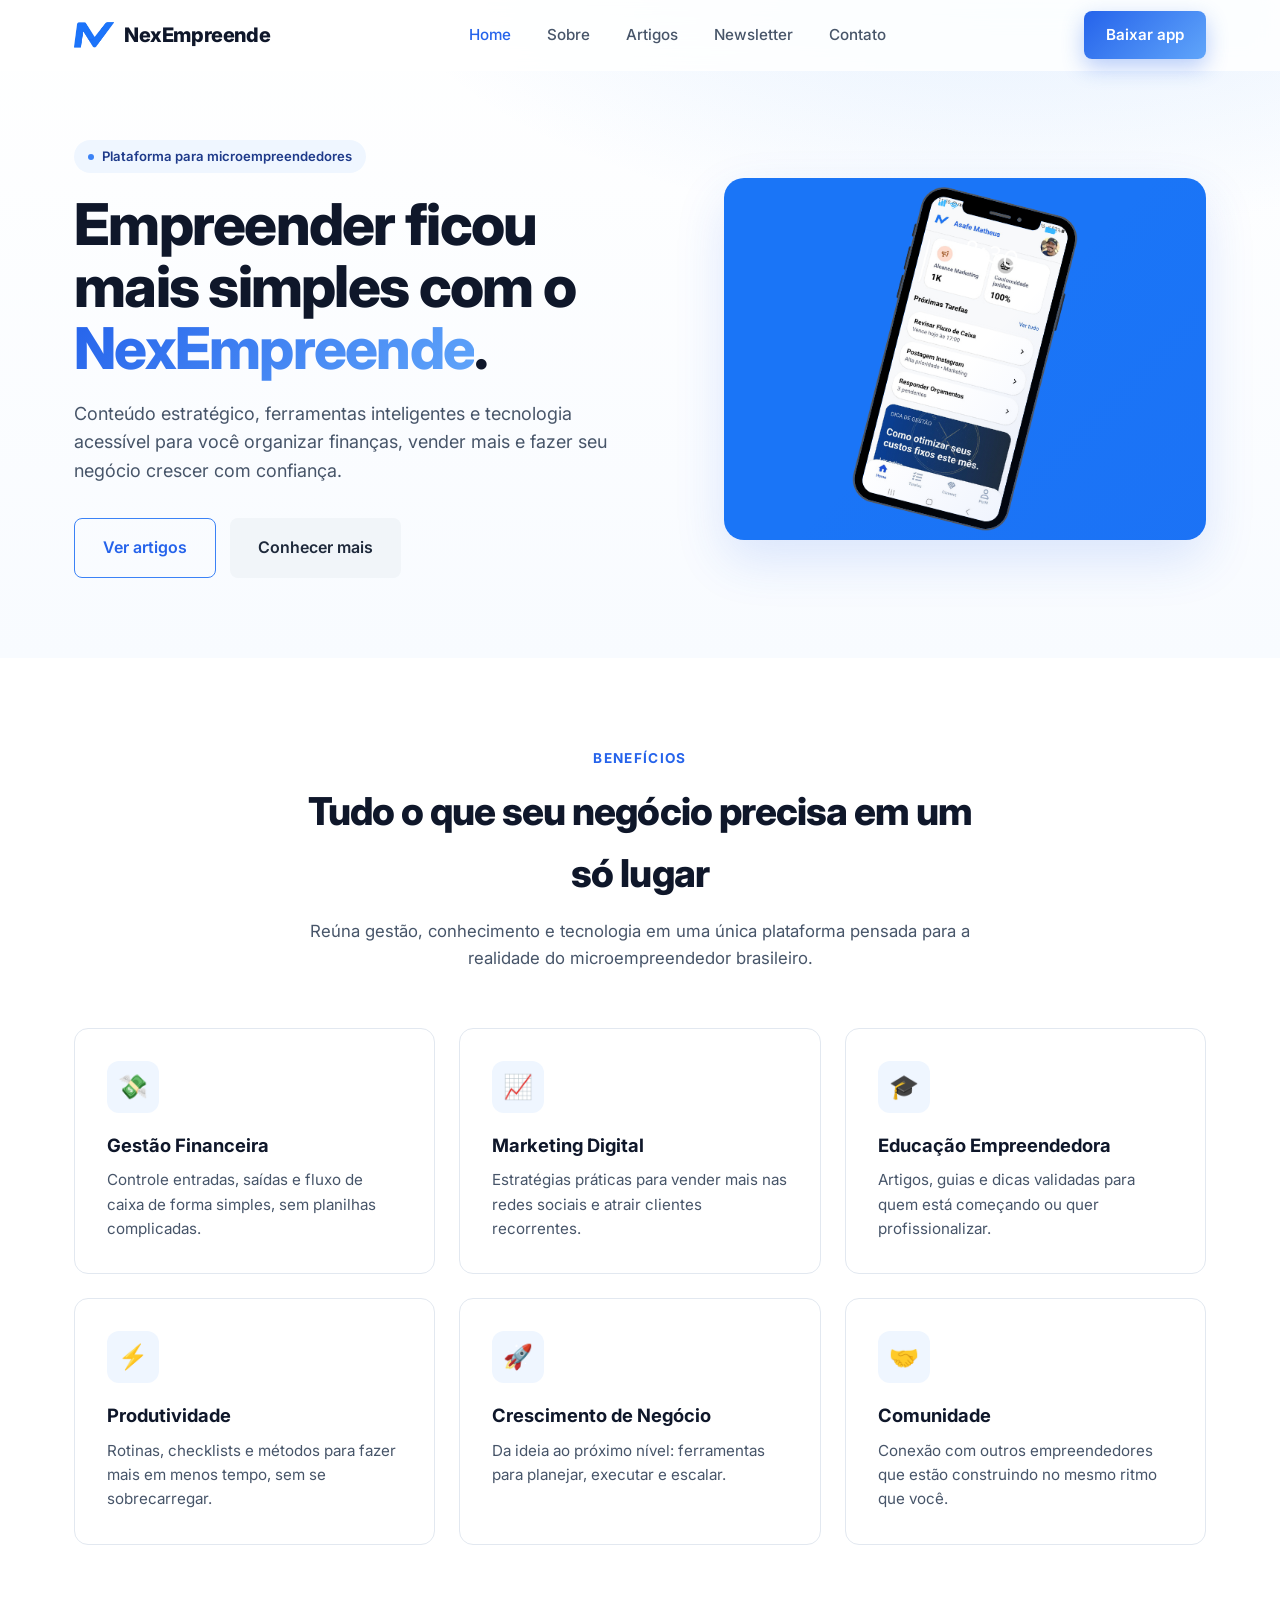
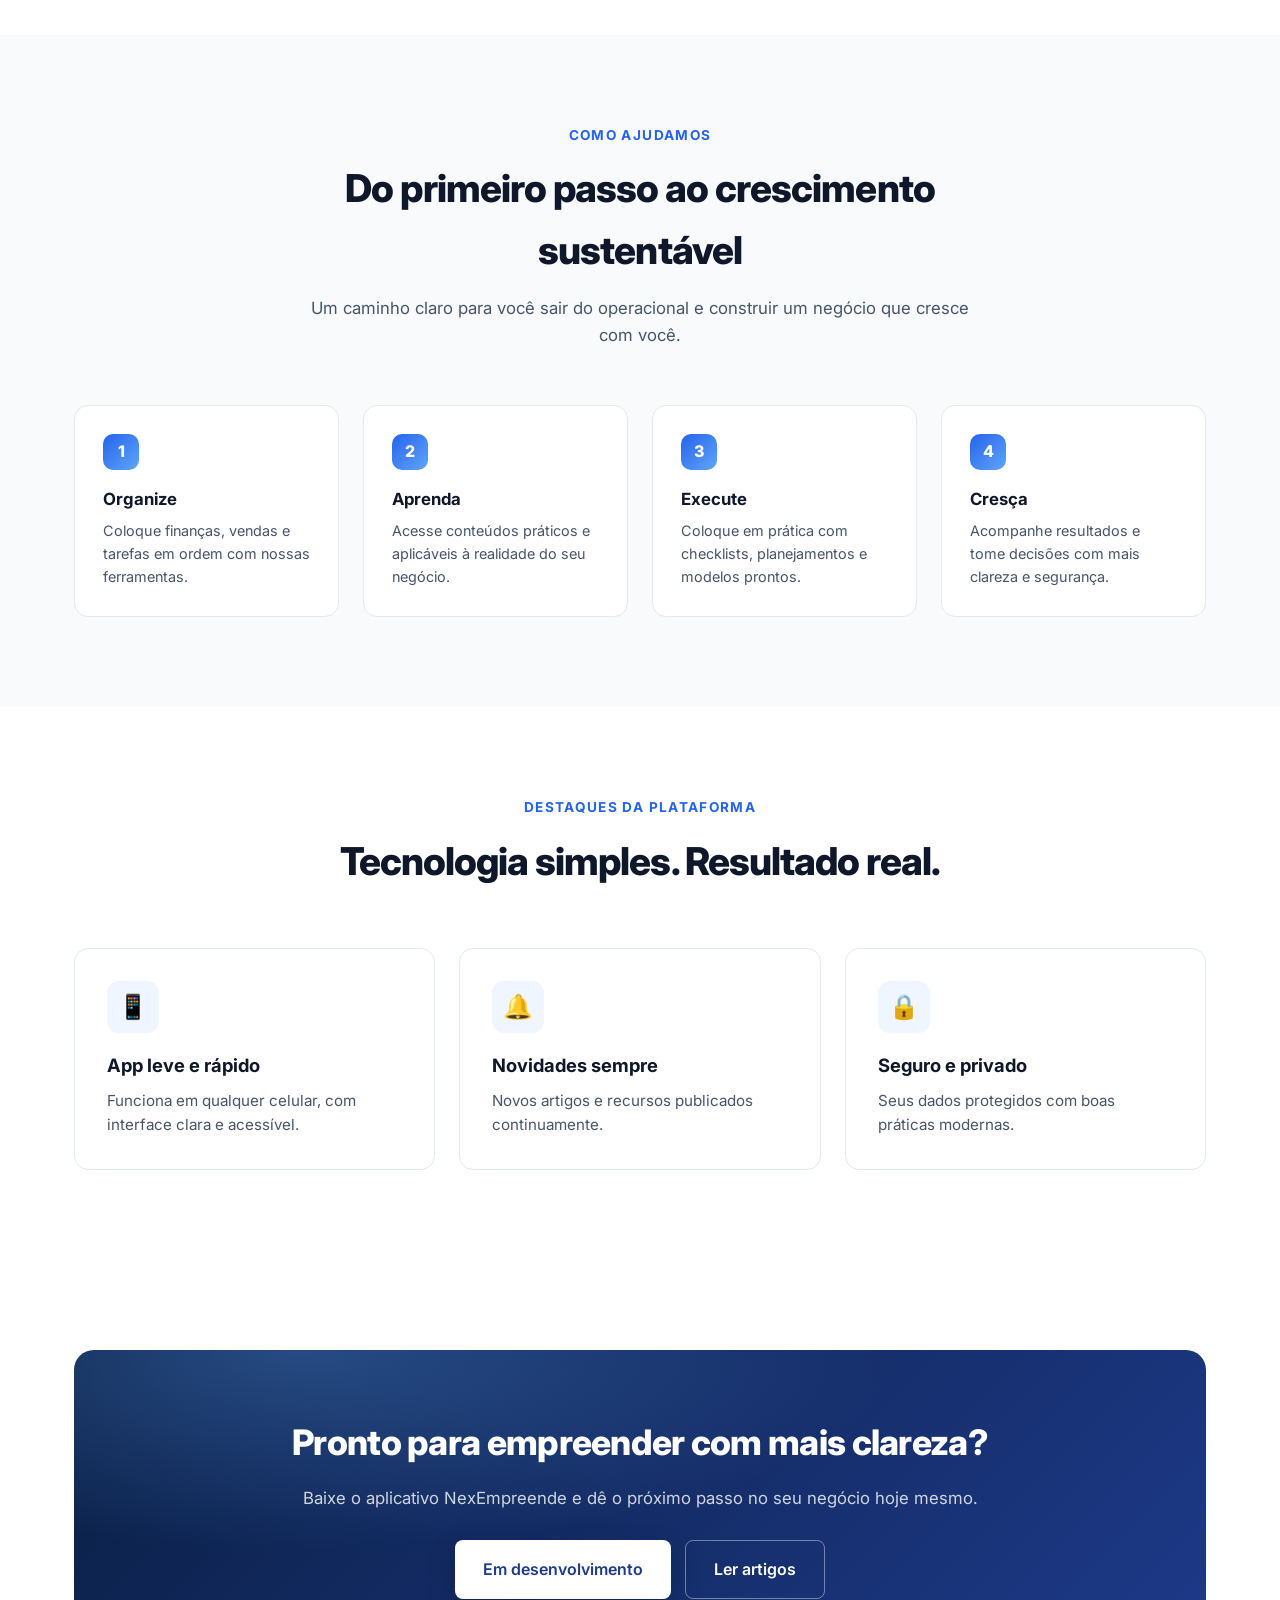
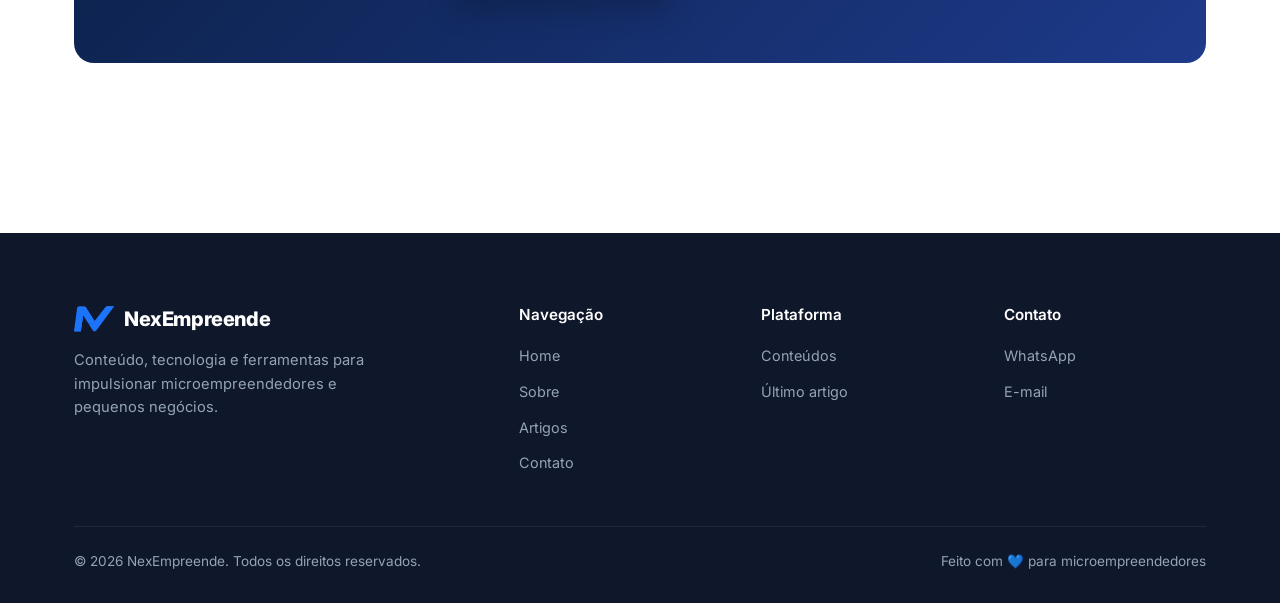
<file: index.html>
<!DOCTYPE html>
<html lang="pt-BR">
<head>
  <meta charset="UTF-8" />
  <meta name="viewport" content="width=device-width, initial-scale=1.0" />
  <title>NexEmpreende — Plataforma para impulsionar microempreendedores</title>
  <meta name="description" content="O NexEmpreende é a plataforma que ajuda microempreendedores a crescer com educação, tecnologia, finanças, marketing e produtividade. Baixe o app e leia nossos artigos." />
  <meta name="keywords" content="microempreendedor, MEI, gestão financeira, marketing digital, produtividade, app empreendedor" />
  <meta name="author" content="NexEmpreende" />

  <!-- Open Graph -->
  <meta property="og:type" content="website" />
  <meta property="og:title" content="NexEmpreende — Impulsionando microempreendedores" />
  <meta property="og:description" content="Conteúdo, tecnologia e ferramentas para fazer seu negócio crescer." />
  <meta property="og:image" content="images/hero.jpg" />
  <meta name="twitter:card" content="summary_large_image" />

  <link rel="icon" type="image/png" href="images/logo.png" />
  <link rel="preconnect" href="https://fonts.googleapis.com" />
  <link rel="preconnect" href="https://fonts.gstatic.com" crossorigin />
  <link href="https://fonts.googleapis.com/css2?family=Inter:wght@400;500;600;700;800&display=swap" rel="stylesheet" />
  <link rel="stylesheet" href="css/style.css" />
</head>
<body>

  <!-- NAVBAR -->
  <header class="navbar">
    <div class="container nav-inner">
      <a href="index.html" class="logo">
        <!--
        <span class="logo-mark">N</span>-->
        <img
          src="./images/logo.png"
          width="40px"
          height="auto"
        />
        NexEmpreende
      </a>
      <nav>
        <ul class="nav-links">
          <li><a href="index.html" class="active">Home</a></li>
          <li><a href="sobre.html">Sobre</a></li>
          <li><a href="artigos.html">Artigos</a></li>
          <li><a href="newsletter.html">Newsletter</a></li>
          <li><a href="contato.html">Contato</a></li>
        </ul>
      </nav>
      <div class="nav-cta">
        <a href="#download" class="btn btn-primary">Baixar app</a>
      </div>
      <button class="menu-toggle" aria-label="Abrir menu">
        <span></span><span></span><span></span>
      </button>
    </div>
  </header>

  <!-- HERO -->
  <section class="hero">
    <div class="container hero-grid">
      <div>
        <span class="hero-eyebrow">Plataforma para microempreendedores</span>
        <h1>Empreender ficou mais simples com o <span class="accent">NexEmpreende</span>.</h1>
        <p class="lead">
          Conteúdo estratégico, ferramentas inteligentes e tecnologia acessível para você
          organizar finanças, vender mais e fazer seu negócio crescer com confiança.
        </p>
        <div class="hero-actions">
          <!--<a href="#download" class="btn btn-primary btn-lg">Baixar aplicativo</a>-->
          <a href="artigos.html" class="btn btn-outline btn-lg">Ver artigos</a>
          <a href="sobre.html" class="btn btn-ghost btn-lg">Conhecer mais</a>
        </div>
        <!--
        <div class="hero-stats">
          <div><strong>+10k</strong><span>Empreendedores impactados</span></div>
          <div><strong>120+</strong><span>Artigos práticos</span></div>
          <div><strong>4.9★</strong><span>Avaliação média</span></div>
        </div>
        -->
      </div>
      <div class="hero-visual">
        <img src="./images/mock.png" alt="Ilustração tecnologia NexEmpreende" />
      </div>
    </div>
  </section>

  <!-- BENEFITS -->
  <section>
    <div class="container">
      <div class="section-head reveal">
        <div class="section-eyebrow">Benefícios</div>
        <h2>Tudo o que seu negócio precisa em um só lugar</h2>
        <p>Reúna gestão, conhecimento e tecnologia em uma única plataforma pensada para a realidade do microempreendedor brasileiro.</p>
      </div>
      <div class="features">
        <div class="feature reveal">
          <div class="feature-icon">💸</div>
          <h3>Gestão Financeira</h3>
          <p>Controle entradas, saídas e fluxo de caixa de forma simples, sem planilhas complicadas.</p>
        </div>
        <div class="feature reveal">
          <div class="feature-icon">📈</div>
          <h3>Marketing Digital</h3>
          <p>Estratégias práticas para vender mais nas redes sociais e atrair clientes recorrentes.</p>
        </div>
        <div class="feature reveal">
          <div class="feature-icon">🎓</div>
          <h3>Educação Empreendedora</h3>
          <p>Artigos, guias e dicas validadas para quem está começando ou quer profissionalizar.</p>
        </div>
        <div class="feature reveal">
          <div class="feature-icon">⚡</div>
          <h3>Produtividade</h3>
          <p>Rotinas, checklists e métodos para fazer mais em menos tempo, sem se sobrecarregar.</p>
        </div>
        <div class="feature reveal">
          <div class="feature-icon">🚀</div>
          <h3>Crescimento de Negócio</h3>
          <p>Da ideia ao próximo nível: ferramentas para planejar, executar e escalar.</p>
        </div>
        <div class="feature reveal">
          <div class="feature-icon">🤝</div>
          <h3>Comunidade</h3>
          <p>Conexão com outros empreendedores que estão construindo no mesmo ritmo que você.</p>
        </div>
      </div>
    </div>
  </section>

  <!-- HOW -->
  <section class="section-alt">
    <div class="container">
      <div class="section-head reveal">
        <div class="section-eyebrow">Como ajudamos</div>
        <h2>Do primeiro passo ao crescimento sustentável</h2>
        <p>Um caminho claro para você sair do operacional e construir um negócio que cresce com você.</p>
      </div>
      <div class="steps">
        <div class="step reveal">
          <div class="step-num">1</div>
          <h4>Organize</h4>
          <p>Coloque finanças, vendas e tarefas em ordem com nossas ferramentas.</p>
        </div>
        <div class="step reveal">
          <div class="step-num">2</div>
          <h4>Aprenda</h4>
          <p>Acesse conteúdos práticos e aplicáveis à realidade do seu negócio.</p>
        </div>
        <div class="step reveal">
          <div class="step-num">3</div>
          <h4>Execute</h4>
          <p>Coloque em prática com checklists, planejamentos e modelos prontos.</p>
        </div>
        <div class="step reveal">
          <div class="step-num">4</div>
          <h4>Cresça</h4>
          <p>Acompanhe resultados e tome decisões com mais clareza e segurança.</p>
        </div>
      </div>
    </div>
  </section>

  <!-- HIGHLIGHTS -->
  <section>
    <div class="container">
      <div class="section-head reveal">
        <div class="section-eyebrow">Destaques da plataforma</div>
        <h2>Tecnologia simples. Resultado real.</h2>
      </div>
      <div class="features">
        <div class="feature reveal">
          <div class="feature-icon">📱</div>
          <h3>App leve e rápido</h3>
          <p>Funciona em qualquer celular, com interface clara e acessível.</p>
        </div>
        <div class="feature reveal">
          <div class="feature-icon">🔔</div>
          <h3>Novidades sempre</h3>
          <p>Novos artigos e recursos publicados continuamente.</p>
        </div>
        <div class="feature reveal">
          <div class="feature-icon">🔒</div>
          <h3>Seguro e privado</h3>
          <p>Seus dados protegidos com boas práticas modernas.</p>
        </div>
      </div>
    </div>
  </section>

  <!-- CTA -->
  <section id="download">
    <div class="container">
      <div class="cta-band reveal">
        <h2>Pronto para empreender com mais clareza?</h2>
        <p>Baixe o aplicativo NexEmpreende e dê o próximo passo no seu negócio hoje mesmo.</p>
        <div class="hero-actions" style="justify-content:center">
          <a class="btn btn-primary btn-lg">Em desenvolvimento</a>
          <a href="artigos.html" class="btn btn-outline btn-lg">Ler artigos</a>
        </div>
      </div>
    </div>
  </section>

  <!-- FOOTER -->
  <footer>
    <div class="container">
      <div class="footer-grid">
        <div class="footer-brand">
          <div class="logo">
            <img
              src="./images/logo.png"
              width="40px"
              height="auto"
            />
            NexEmpreende
          </div>
          <p>Conteúdo, tecnologia e ferramentas para impulsionar microempreendedores e pequenos negócios.</p>
        </div>
        <div class="footer-col">
          <h5>Navegação</h5>
          <ul>
            <li><a href="index.html">Home</a></li>
            <li><a href="sobre.html">Sobre</a></li>
            <li><a href="artigos.html">Artigos</a></li>
            <li><a href="contato.html">Contato</a></li>
          </ul>
        </div>
        <div class="footer-col">
          <h5>Plataforma</h5>
          <ul>
            <!--<li><a href="#download">Baixar app</a></li>-->
            <li><a href="artigos.html">Conteúdos</a></li>
            <li><a href="ultimo-artigo.html">Último artigo</a></li>
          </ul>
        </div>
        <div class="footer-col">
          <h5>Contato</h5>
          <ul>
            <li><a href="contato.html">WhatsApp</a></li>
            <li><a href="contato.html">E-mail</a></li>
          </ul>
        </div>
      </div>
      <div class="footer-bottom">
        <span>© <span id="year"></span> NexEmpreende. Todos os direitos reservados.</span>
        <span>Feito com 💙 para microempreendedores</span>
      </div>
    </div>
  </footer>

  <script src="js/main.js"></script>
</body>
</html>
</file>
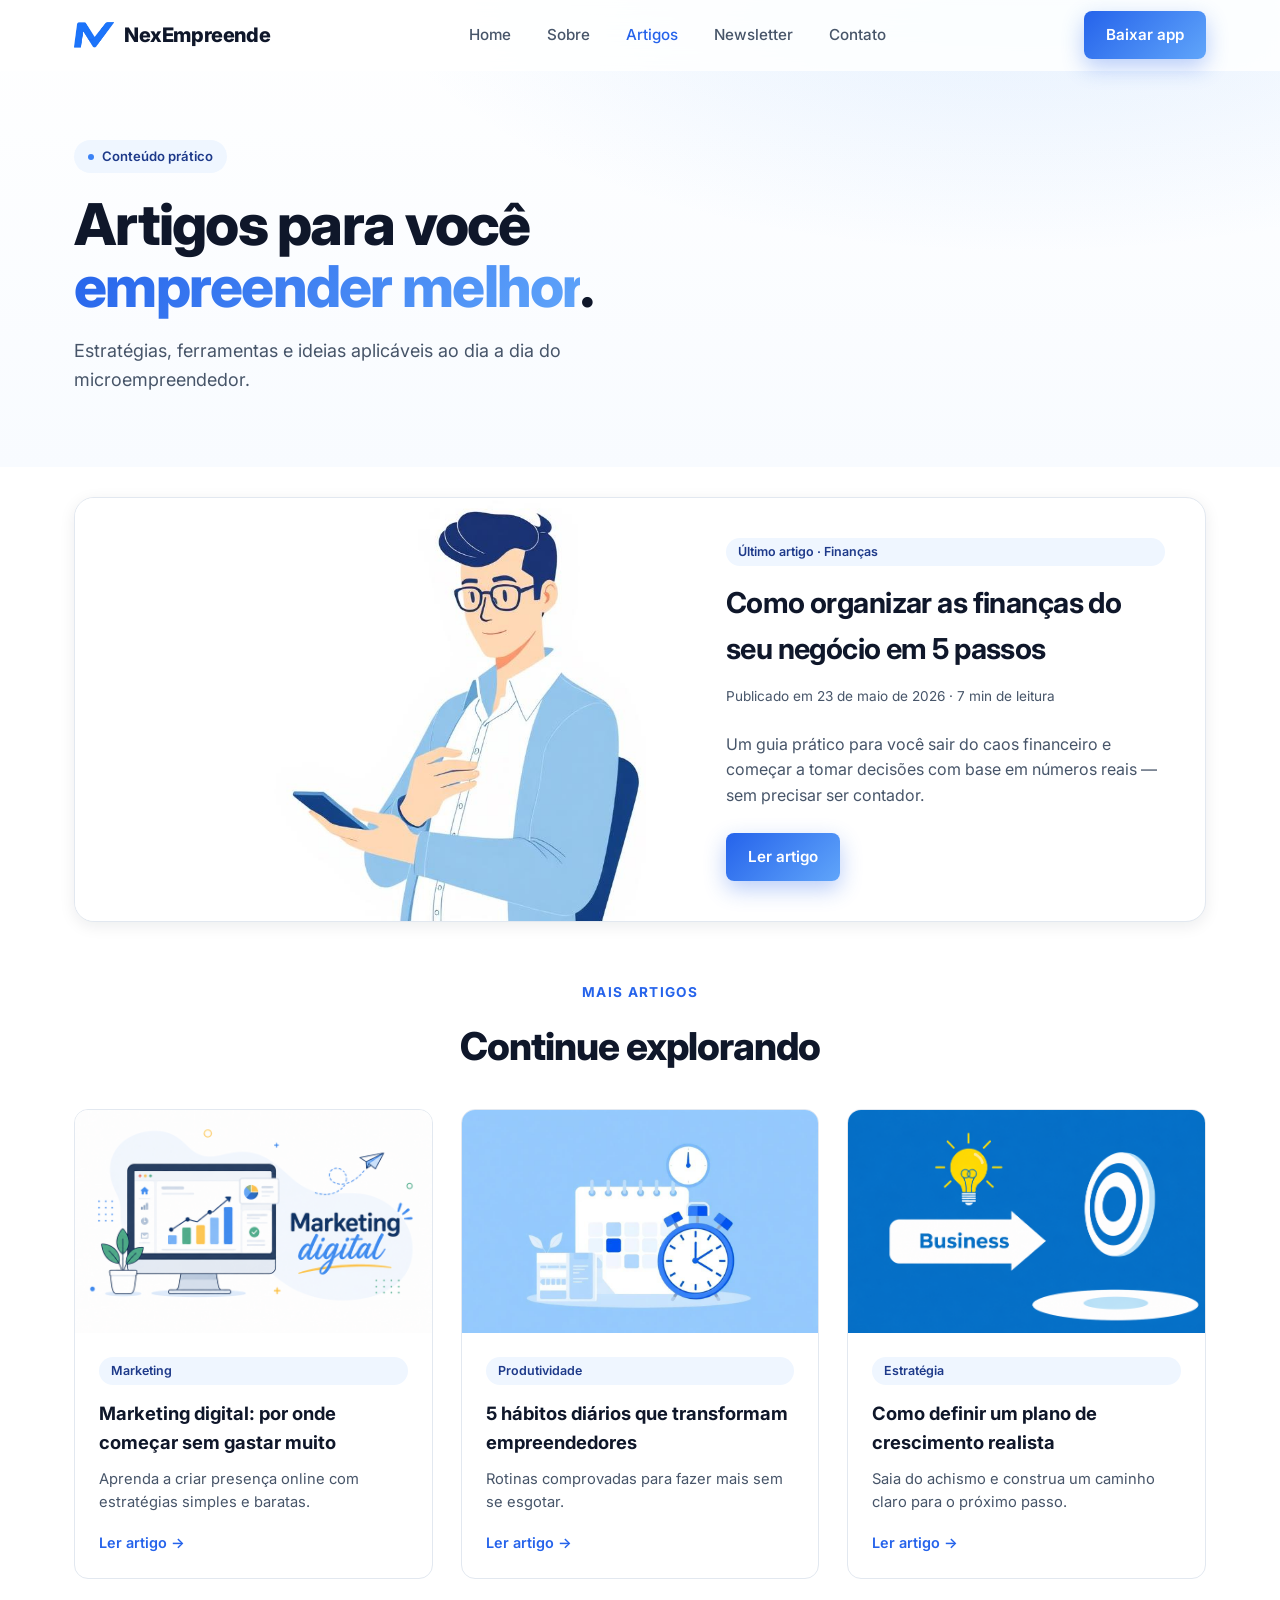
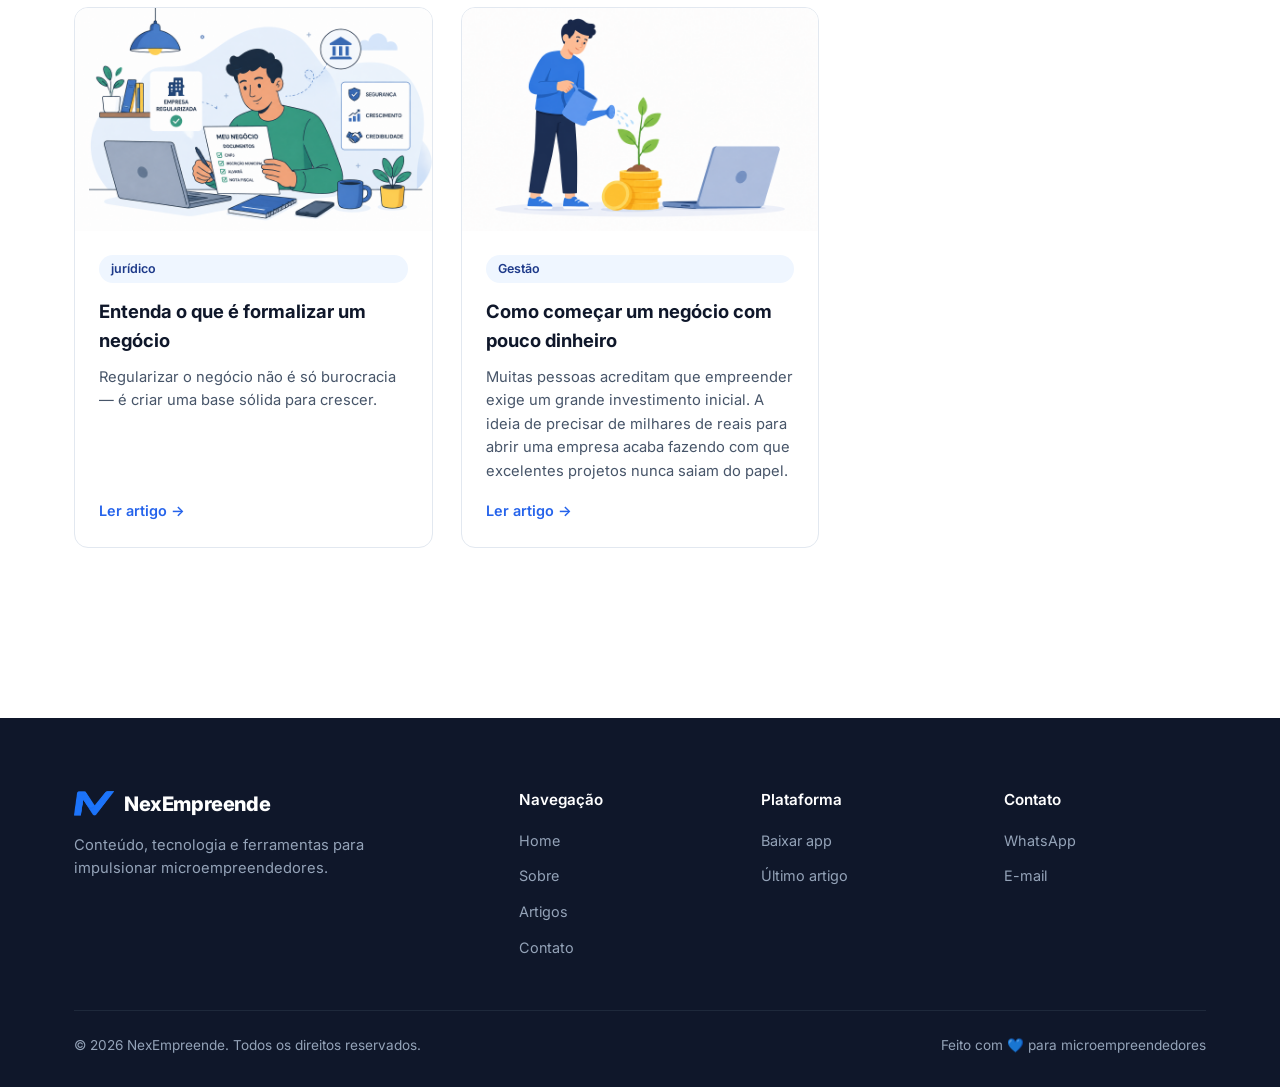
<file: artigos.html>
<!DOCTYPE html>
<html lang="pt-BR">
<head>
  <meta charset="UTF-8" />
  <meta name="viewport" content="width=device-width, initial-scale=1.0" />
  <title>Artigos — NexEmpreende</title>
  <meta name="description" content="Conteúdo prático para microempreendedores: finanças, marketing, produtividade e gestão. Leia os artigos do NexEmpreende." />
  <meta property="og:title" content="Artigos NexEmpreende" />
  <meta property="og:description" content="Educação empreendedora prática para o seu negócio crescer." />
  <meta property="og:type" content="website" />
  <meta property="og:image" content="images/article-1.jpg" />
  <link rel="icon" type="image/png" href="images/favicon.png" />
  <link rel="preconnect" href="https://fonts.googleapis.com" />
  <link rel="preconnect" href="https://fonts.gstatic.com" crossorigin />
  <link href="https://fonts.googleapis.com/css2?family=Inter:wght@400;500;600;700;800&display=swap" rel="stylesheet" />
  <link rel="stylesheet" href="css/style.css" />
</head>
<body>

  <header class="navbar">
    <div class="container nav-inner">
      <a href="index.html" class="logo">
        <img
          src="./images/logo.png"
          width="40px"
          height="auto"
        />
        NexEmpreende</a>
      <nav>
        <ul class="nav-links">
          <li><a href="index.html">Home</a></li>
          <li><a href="sobre.html">Sobre</a></li>
          <li><a href="artigos.html" class="active">Artigos</a></li>
          <li><a href="newsletter.html">Newsletter</a></li>
          <li><a href="contato.html">Contato</a></li>
        </ul>
      </nav>
      <div class="nav-cta"><a href="index.html#download" class="btn btn-primary">Baixar app</a></div>
      <button class="menu-toggle" aria-label="Abrir menu"><span></span><span></span><span></span></button>
    </div>
  </header>

  <section class="hero" style="padding:140px 0 40px">
    <div class="container">
      <div style="max-width:760px">
        <span class="hero-eyebrow">Conteúdo prático</span>
        <h1>Artigos para você <span class="accent">empreender melhor</span>.</h1>
        <p class="lead">Estratégias, ferramentas e ideias aplicáveis ao dia a dia do microempreendedor.</p>
      </div>
    </div>
  </section>

  <section style="padding-top:30px">
    <div class="container">

      <!-- Último artigo em destaque -->
      <div class="featured-article reveal">
        <div class="featured-article-img">
          <img src="images/article-1.jpg" alt="Como organizar as finanças do seu negócio" />
        </div>
        <div class="featured-article-body">
          <span class="tag">Último artigo · Finanças</span>
          <h2>Como organizar as finanças do seu negócio em 5 passos</h2>
          <p class="meta">Publicado em 23 de maio de 2026 · 7 min de leitura</p>
          <p>Um guia prático para você sair do caos financeiro e começar a tomar decisões com base em números reais — sem precisar ser contador.</p>
          <div><a href="articles/financas-em-5-passos.html" class="btn btn-primary">Ler artigo</a></div>
        </div>
      </div>

      <div class="section-head reveal" style="margin-bottom:32px">
        <div class="section-eyebrow">Mais artigos</div>
        <h2>Continue explorando</h2>
      </div>

      <div class="articles-grid">
        <article class="article-card reveal">
          <div class="article-card-img"><img src="images/article-2.png" alt="Marketing digital para microempreendedores" /></div>
          <div class="article-card-body">
            <span class="tag">Marketing</span>
            <h3>Marketing digital: por onde começar sem gastar muito</h3>
            <p>Aprenda a criar presença online com estratégias simples e baratas.</p>
            <a href="articles/marketing-digital.html" class="read-more">Ler artigo →</a>
          </div>
        </article>

        <article class="article-card reveal">
          <div class="article-card-img"><img src="images/article-3.jpg" alt="Produtividade para empreendedores" /></div>
          <div class="article-card-body">
            <span class="tag">Produtividade</span>
            <h3>5 hábitos diários que transformam empreendedores</h3>
            <p>Rotinas comprovadas para fazer mais sem se esgotar.</p>
            <a href="articles/produtividade.html" class="read-more">Ler artigo →</a>
          </div>
        </article>

        <article class="article-card reveal">
          <div class="article-card-img"><img src="images/article-4.png" alt="Estratégia de negócio" /></div>
          <div class="article-card-body">
            <span class="tag">Estratégia</span>
            <h3>Como definir um plano de crescimento realista</h3>
            <p>Saia do achismo e construa um caminho claro para o próximo passo.</p>
            <a href="articles/plano-de-crescimento.html" class="read-more">Ler artigo →</a>
          </div>
        </article>

        <article class="article-card reveal">
          <div class="article-card-img"><img src="images/legal1.png" alt="Regularizar negócio" /></div>
          <div class="article-card-body">
            <span class="tag">jurídico</span>
            <h3>Entenda o que é formalizar um negócio</h3>
            <p>Regularizar o negócio não é só burocracia — é criar uma base sólida para crescer.</p>
            <a href="articles/regularizacao.html" class="read-more">Ler artigo →</a>
          </div>
        </article>

        <article class="article-card reveal">
          <div class="article-card-img"><img src="images/article-5.png" alt="Como começar um negócio" /></div>
          <div class="article-card-body">
            <span class="tag">Gestão</span>
            <h3>Como começar um negócio com pouco dinheiro</h3>
            <p>Muitas pessoas acreditam que empreender exige um grande investimento inicial. A ideia de precisar de milhares de reais para abrir uma empresa acaba fazendo com que excelentes projetos nunca saiam do papel.</p>
            <a href="articles/como-comecar-negocio.html" class="read-more">Ler artigo →</a>
          </div>
        </article>
      </div>
    </div>
  </section>

  <footer>
    <div class="container">
      <div class="footer-grid">
        <div class="footer-brand">
          <div class="logo">
            <img
              src="./images/logo.png"
              width="40px"
              height="auto"
            />
            NexEmpreende
          </div>
          <p>Conteúdo, tecnologia e ferramentas para impulsionar microempreendedores.</p>
        </div>
        <div class="footer-col"><h5>Navegação</h5><ul>
          <li><a href="index.html">Home</a></li><li><a href="sobre.html">Sobre</a></li>
          <li><a href="artigos.html">Artigos</a></li><li><a href="contato.html">Contato</a></li>
        </ul></div>
        <div class="footer-col"><h5>Plataforma</h5><ul>
          <li><a href="index.html#download">Baixar app</a></li>
          <li><a href="ultimo-artigo.html">Último artigo</a></li>
        </ul></div>
        <div class="footer-col"><h5>Contato</h5><ul>
          <li><a href="contato.html">WhatsApp</a></li><li><a href="contato.html">E-mail</a></li>
        </ul></div>
      </div>
      <div class="footer-bottom">
        <span>© <span id="year"></span> NexEmpreende. Todos os direitos reservados.</span>
        <span>Feito com 💙 para microempreendedores</span>
      </div>
    </div>
  </footer>
  <script src="js/main.js"></script>
</body>
</html>
</file>
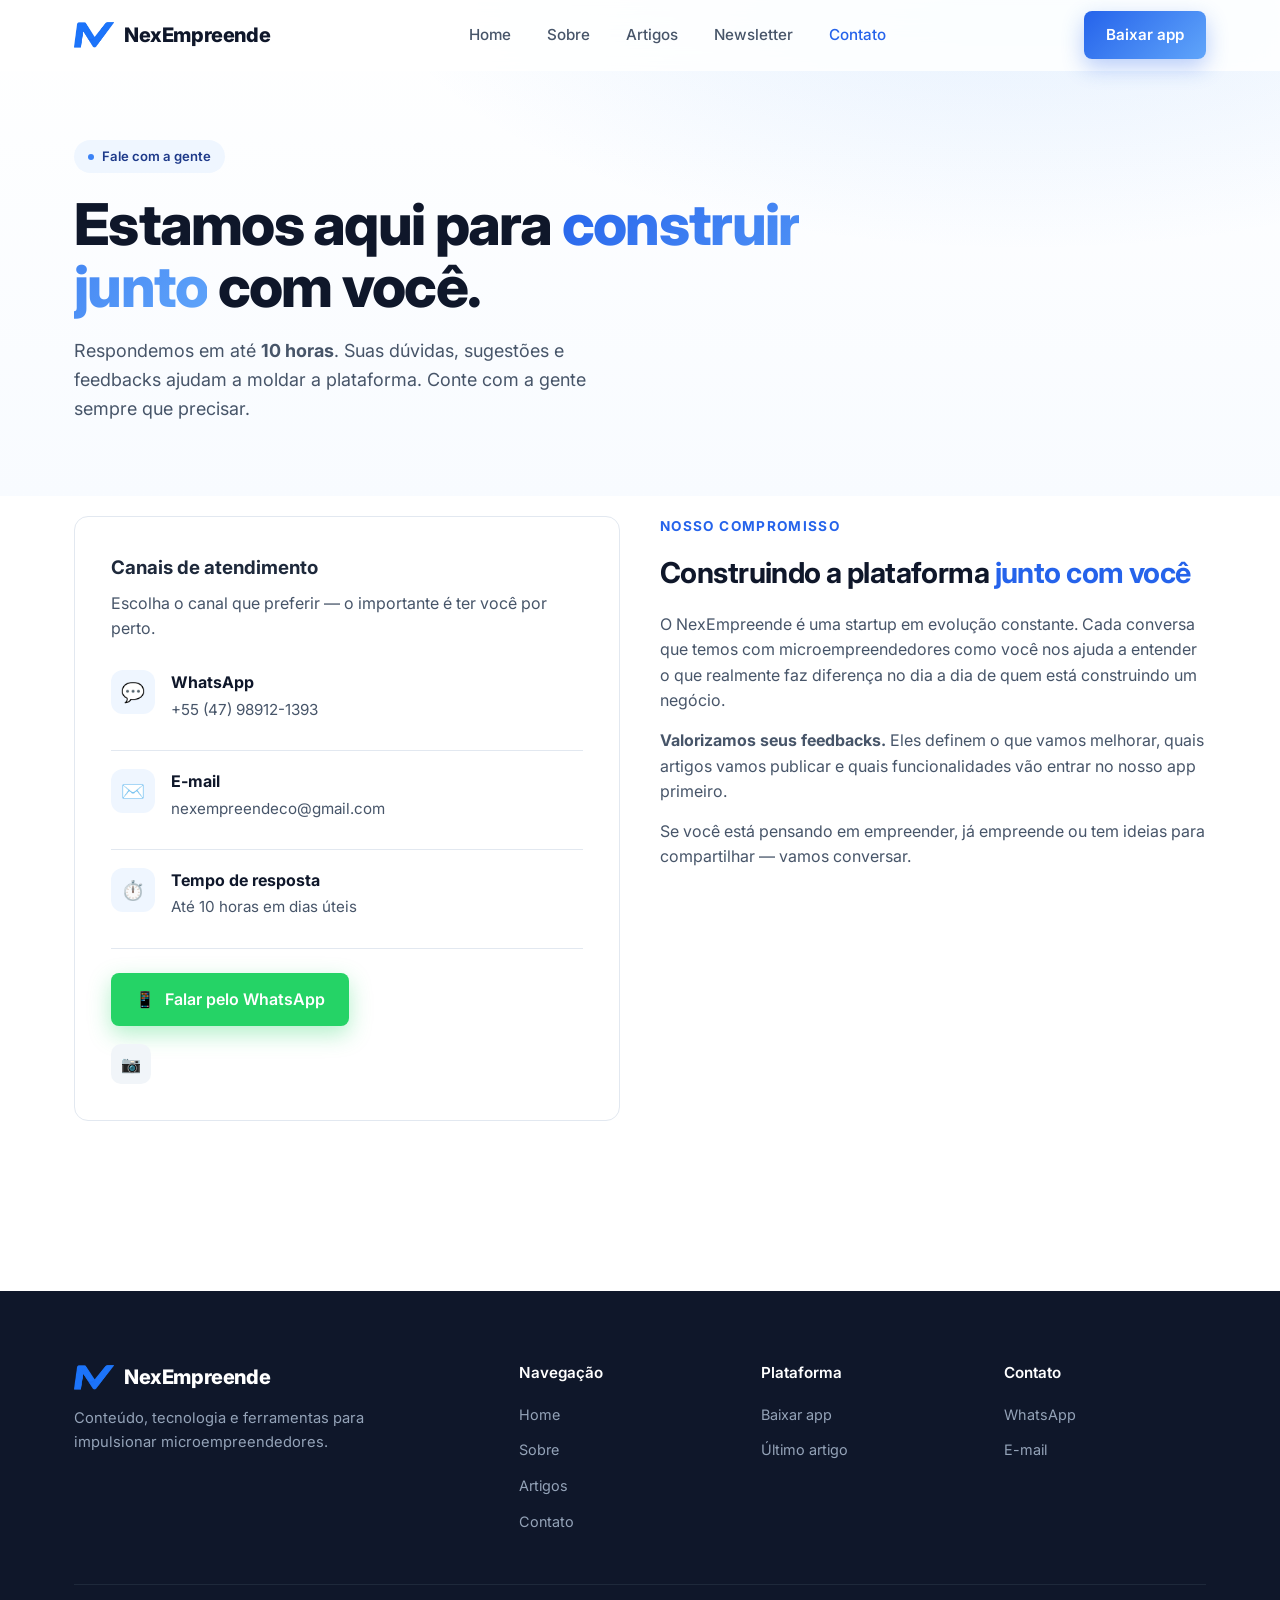
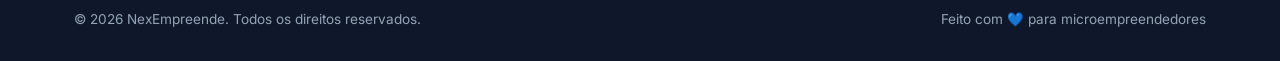
<file: contato.html>
<!DOCTYPE html>
<html lang="pt-BR">
<head>
  <meta charset="UTF-8" />
  <meta name="viewport" content="width=device-width, initial-scale=1.0" />
  <title>Contato — NexEmpreende</title>
  <meta name="description" content="Fale com a equipe do NexEmpreende pelo WhatsApp ou e-mail. Respondemos em até 10 horas e valorizamos cada feedback." />
  <meta property="og:title" content="Contato NexEmpreende" />
  <meta property="og:description" content="Estamos aqui para ajudar você a empreender melhor." />
  <meta property="og:type" content="website" />
  <link rel="icon" type="image/png" href="images/favicon.png" />
  <link rel="preconnect" href="https://fonts.googleapis.com" />
  <link rel="preconnect" href="https://fonts.gstatic.com" crossorigin />
  <link href="https://fonts.googleapis.com/css2?family=Inter:wght@400;500;600;700;800&display=swap" rel="stylesheet" />
  <link rel="stylesheet" href="css/style.css" />
</head>
<body>

  <header class="navbar">
    <div class="container nav-inner">
      <a href="index.html" class="logo">
        <img
          src="./images/logo.png"
          width="40px"
          height="auto"
        />
        NexEmpreende
      </a>
      <nav>
        <ul class="nav-links">
          <li><a href="index.html">Home</a></li>
          <li><a href="sobre.html">Sobre</a></li>
          <li><a href="artigos.html">Artigos</a></li>
          <li><a href="newsletter.html">Newsletter</a></li>
          <li><a href="contato.html" class="active">Contato</a></li>
        </ul>
      </nav>
      <div class="nav-cta"><a href="index.html#download" class="btn btn-primary">Baixar app</a></div>
      <button class="menu-toggle" aria-label="Abrir menu"><span></span><span></span><span></span></button>
    </div>
  </header>

  <section class="hero" style="padding:140px 0 40px">
    <div class="container">
      <div style="max-width:760px">
        <span class="hero-eyebrow">Fale com a gente</span>
        <h1>Estamos aqui para <span class="accent">construir junto</span> com você.</h1>
        <p class="lead">
          Respondemos em até <strong>10 horas</strong>. Suas dúvidas, sugestões e
          feedbacks ajudam a moldar a plataforma. Conte com a gente sempre que precisar.
        </p>
      </div>
    </div>
  </section>

  <section style="padding-top:20px">
    <div class="container">
      <div class="contact-grid">

        <div class="contact-card reveal">
          <h3 style="margin-bottom:8px">Canais de atendimento</h3>
          <p style="color:var(--gray-600);margin-bottom:10px">Escolha o canal que preferir — o importante é ter você por perto.</p>

          <div class="contact-item">
            <div class="feature-icon">💬</div>
            <div>
              <h4>WhatsApp</h4>
              <a href="https://wa.me/5547989121393" target="_blank" rel="noopener">+55 (47) 98912-1393</a>
            </div>
          </div>

          <div class="contact-item">
            <div class="feature-icon">✉️</div>
            <div>
              <h4>E-mail</h4>
              <a href="mailto:nexempreendeco@gmail.com">nexempreendeco@gmail.com</a>
            </div>
          </div>

          <div class="contact-item">
            <div class="feature-icon">⏱️</div>
            <div>
              <h4>Tempo de resposta</h4>
              <p>Até 10 horas em dias úteis</p>
            </div>
          </div>

          <div style="margin-top:24px">
            <a href="https://wa.me/5547989121393" target="_blank" rel="noopener" class="whatsapp-cta">
              <span>📱</span> Falar pelo WhatsApp
            </a>
          </div>

          <div class="social">
            <a href="https://www.instagram.com/nexempreende_/" aria-label="Instagram">📷</a>
          </div>
        </div>

        <div class="reveal">
          <div class="section-eyebrow">Nosso compromisso</div>
          <h2 style="font-size:1.8rem;letter-spacing:-.02em;margin-bottom:16px;color:var(--gray-900)">
            Construindo a plataforma <em style="color:var(--blue-600);font-style:normal">junto com você</em>
          </h2>
          <p style="color:var(--gray-600);margin-bottom:14px">
            O NexEmpreende é uma startup em evolução constante. Cada conversa que
            temos com microempreendedores como você nos ajuda a entender o que
            realmente faz diferença no dia a dia de quem está construindo um negócio.
          </p>
          <p style="color:var(--gray-600);margin-bottom:14px">
            <strong>Valorizamos seus feedbacks.</strong> Eles definem o que vamos
            melhorar, quais artigos vamos publicar e quais funcionalidades vão entrar
            no nosso app primeiro.
          </p>
          <p style="color:var(--gray-600)">
            Se você está pensando em empreender, já empreende ou tem ideias para
            compartilhar — vamos conversar.
          </p>
        </div>

      </div>
    </div>
  </section>

  <footer>
    <div class="container">
      <div class="footer-grid">
        <div class="footer-brand">
          <div class="logo">
            <img
              src="./images/logo.png"
              width="40px"
              height="auto"
            />
            NexEmpreende
          </div>
          <p>Conteúdo, tecnologia e ferramentas para impulsionar microempreendedores.</p>
        </div>
        <div class="footer-col"><h5>Navegação</h5><ul>
          <li><a href="index.html">Home</a></li><li><a href="sobre.html">Sobre</a></li>
          <li><a href="artigos.html">Artigos</a></li><li><a href="contato.html">Contato</a></li>
        </ul></div>
        <div class="footer-col"><h5>Plataforma</h5><ul>
          <li><a href="index.html#download">Baixar app</a></li>
          <li><a href="ultimo-artigo.html">Último artigo</a></li>
        </ul></div>
        <div class="footer-col"><h5>Contato</h5><ul>
          <li><a href="contato.html">WhatsApp</a></li><li><a href="contato.html">E-mail</a></li>
        </ul></div>
      </div>
      <div class="footer-bottom">
        <span>© <span id="year"></span> NexEmpreende. Todos os direitos reservados.</span>
        <span>Feito com 💙 para microempreendedores</span>
      </div>
    </div>
  </footer>
  <script src="js/main.js"></script>
</body>
</html>
</file>
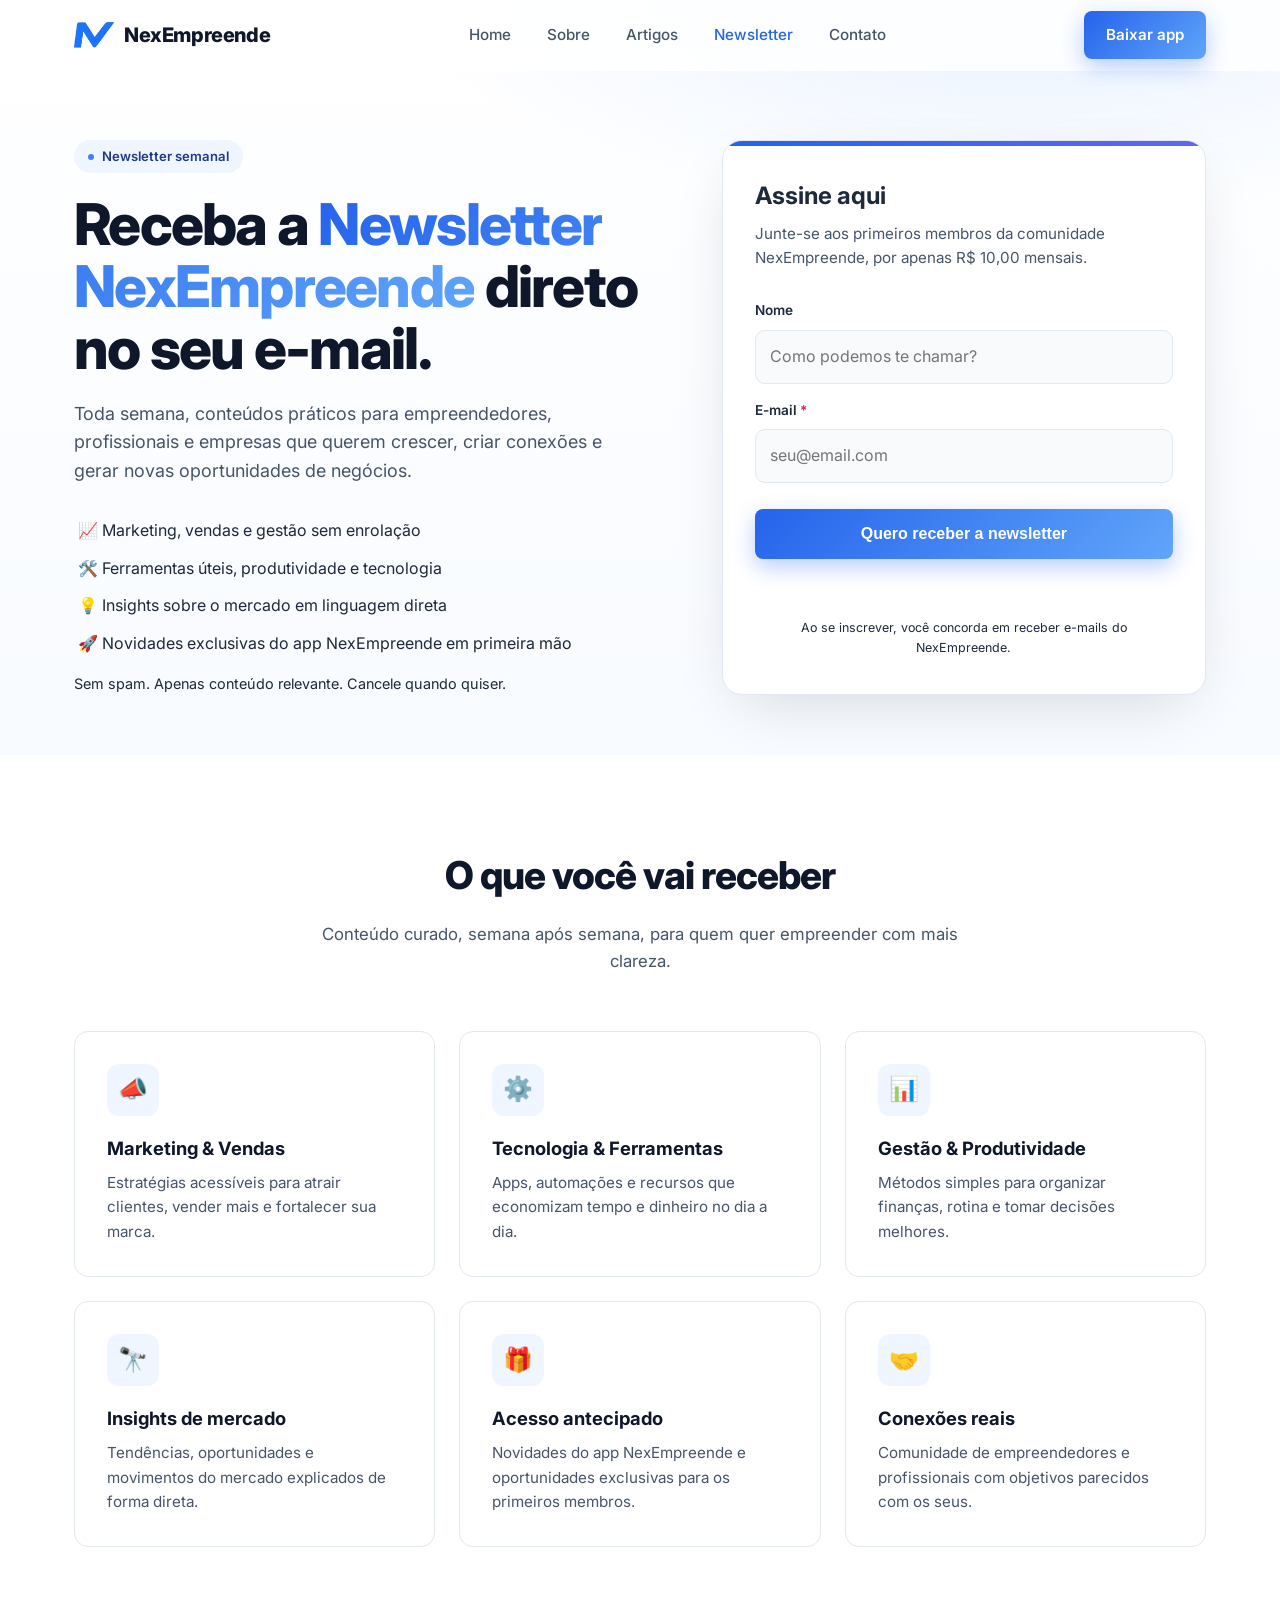
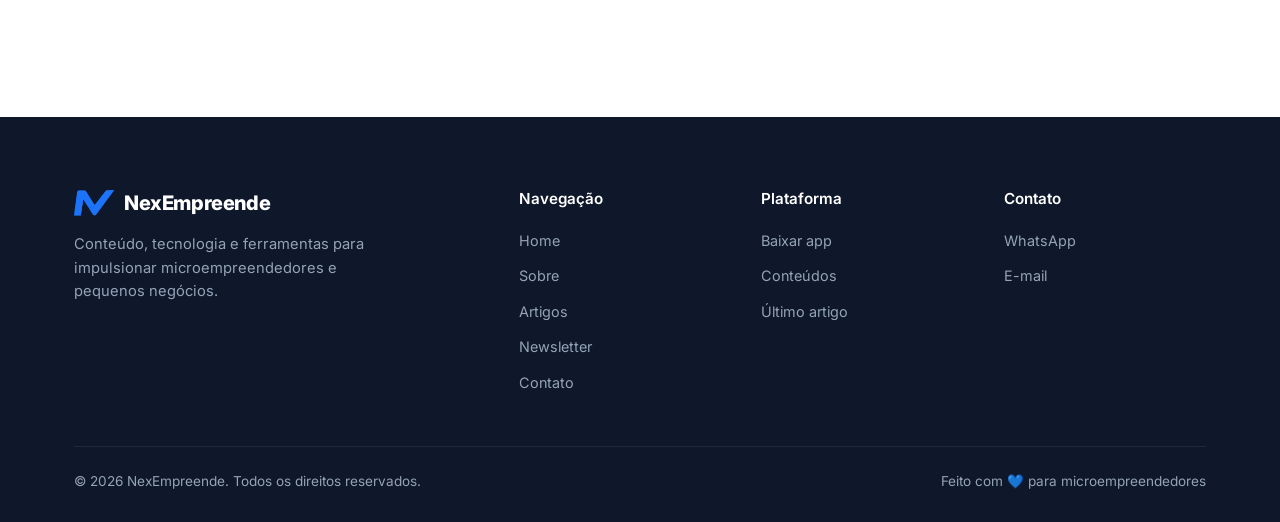
<file: newsletter.html>
<!DOCTYPE html>
<html lang="pt-BR">
<head>
  <meta charset="UTF-8" />
  <meta name="viewport" content="width=device-width, initial-scale=1.0" />
  <title>Newsletter NexEmpreende — Conteúdo semanal para empreender e crescer</title>
  <meta name="description" content="Assine a Newsletter NexEmpreende e receba semanalmente dicas práticas de marketing, vendas, tecnologia, produtividade e gestão para empreendedores." />
  <meta name="keywords" content="newsletter, empreendedorismo, marketing, vendas, produtividade, NexEmpreende" />
  <meta name="author" content="NexEmpreende" />

  <meta property="og:type" content="website" />
  <meta property="og:title" content="Newsletter NexEmpreende" />
  <meta property="og:description" content="Conteúdo semanal prático para empreendedores que querem crescer e gerar conexões." />
  <meta property="og:image" content="images/hero.jpg" />
  <meta name="twitter:card" content="summary_large_image" />

  <link rel="icon" type="image/png" href="images/favicon.png" />
  <link rel="preconnect" href="https://fonts.googleapis.com" />
  <link rel="preconnect" href="https://fonts.gstatic.com" crossorigin />
  <link href="https://fonts.googleapis.com/css2?family=Inter:wght@400;500;600;700;800&display=swap" rel="stylesheet" />
  <link rel="stylesheet" href="css/style.css" />
</head>
<body>

  <!-- NAVBAR  -->
  <header class="navbar">
    <div class="container nav-inner">
      <a href="index.html" class="logo">
        <!--
        <span class="logo-mark">N</span>-->
        <img
          src="./images/logo.png"
          width="40px"
          height="auto"
        />
        NexEmpreende
      </a>
      <nav>
        <ul class="nav-links">
          <li><a href="index.html">Home</a></li>
          <li><a href="sobre.html">Sobre</a></li>
          <li><a href="artigos.html">Artigos</a></li>
          <li><a href="newsletter.html" class="active">Newsletter</a></li>
          <li><a href="contato.html">Contato</a></li>
        </ul>
      </nav>
      <div class="nav-cta"><a href="index.html#download" class="btn btn-primary">Baixar app</a></div>
      <button class="menu-toggle" aria-label="Abrir menu"><span></span><span></span><span></span></button>
    </div>
  </header>

  <!-- HERO NEWSLETTER -->
  <section class="hero newsletter-hero" style="padding:140px 0 60px">
    <div class="container">
      <div class="newsletter-hero-grid">
        <div class="reveal">
          <span class="hero-eyebrow">Newsletter semanal</span>
          <h1>Receba a <span class="accent">Newsletter NexEmpreende</span> direto no seu e-mail.</h1>
          <p class="lead">
            Toda semana, conteúdos práticos para empreendedores, profissionais e empresas
            que querem crescer, criar conexões e gerar novas oportunidades de negócios.
          </p>
          <ul class="newsletter-bullets">
            <li>📈 Marketing, vendas e gestão sem enrolação</li>
            <li>🛠️ Ferramentas úteis, produtividade e tecnologia</li>
            <li>💡 Insights sobre o mercado em linguagem direta</li>
            <li>🚀 Novidades exclusivas do app NexEmpreende em primeira mão</li>
          </ul>
          <p class="newsletter-trust">Sem spam. Apenas conteúdo relevante. Cancele quando quiser.</p>
        </div>

        <div class="newsletter-card reveal">
          <h2>Assine aqui</h2>
          <p class="newsletter-card-sub">Junte-se aos primeiros membros da comunidade NexEmpreende, por apenas R$ 10,00 mensais.</p>

          <form id="newsletter-form" class="newsletter-form" novalidate>
            <label for="nl-name">Nome</label>
            <input type="text" id="nl-name" name="name" placeholder="Como podemos te chamar?" autocomplete="name" />

            <label for="nl-email">E-mail <span class="req">*</span></label>
            <input type="email" id="nl-email" name="email" required placeholder="seu@email.com" autocomplete="email" />

            <button type="submit" class="btn btn-primary btn-lg btn-full" id="nl-submit">
              Quero receber a newsletter
            </button>

            <p class="newsletter-form-msg" id="nl-msg" role="status" aria-live="polite"></p>
            <p class="newsletter-legal">
              Ao se inscrever, você concorda em receber e-mails do NexEmpreende.
            </p>
          </form>
        </div>
      </div>
    </div>
  </section>

  <!-- O QUE VOCÊ RECEBE -->
  <section>
    <div class="container">
      <div class="section-head reveal">
        <h2>O que você vai receber</h2>
        <p>Conteúdo curado, semana após semana, para quem quer empreender com mais clareza.</p>
      </div>
      <div class="features">
        <article class="feature reveal">
          <div class="feature-icon">📣</div>
          <h3>Marketing & Vendas</h3>
          <p>Estratégias acessíveis para atrair clientes, vender mais e fortalecer sua marca.</p>
        </article>
        <article class="feature reveal">
          <div class="feature-icon">⚙️</div>
          <h3>Tecnologia & Ferramentas</h3>
          <p>Apps, automações e recursos que economizam tempo e dinheiro no dia a dia.</p>
        </article>
        <article class="feature reveal">
          <div class="feature-icon">📊</div>
          <h3>Gestão & Produtividade</h3>
          <p>Métodos simples para organizar finanças, rotina e tomar decisões melhores.</p>
        </article>
        <article class="feature reveal">
          <div class="feature-icon">🔭</div>
          <h3>Insights de mercado</h3>
          <p>Tendências, oportunidades e movimentos do mercado explicados de forma direta.</p>
        </article>
        <article class="feature reveal">
          <div class="feature-icon">🎁</div>
          <h3>Acesso antecipado</h3>
          <p>Novidades do app NexEmpreende e oportunidades exclusivas para os primeiros membros.</p>
        </article>
        <article class="feature reveal">
          <div class="feature-icon">🤝</div>
          <h3>Conexões reais</h3>
          <p>Comunidade de empreendedores e profissionais com objetivos parecidos com os seus.</p>
        </article>
      </div>
    </div>
  </section>

  <!-- FOOTER -->
  <footer>
    <div class="container">
      <div class="footer-grid">
        <div class="footer-brand">
          <div class="logo">
            <img
              src="./images/logo.png"
              width="40px"
              height="auto"
            />
            NexEmpreende
          </div>
          <p>Conteúdo, tecnologia e ferramentas para impulsionar microempreendedores e pequenos negócios.</p>
        </div>
        <div class="footer-col">
          <h5>Navegação</h5>
          <ul>
            <li><a href="index.html">Home</a></li>
            <li><a href="sobre.html">Sobre</a></li>
            <li><a href="artigos.html">Artigos</a></li>
            <li><a href="newsletter.html">Newsletter</a></li>
            <li><a href="contato.html">Contato</a></li>
          </ul>
        </div>
        <div class="footer-col">
          <h5>Plataforma</h5>
          <ul>
            <li><a href="index.html#download">Baixar app</a></li>
            <li><a href="artigos.html">Conteúdos</a></li>
            <li><a href="ultimo-artigo.html">Último artigo</a></li>
          </ul>
        </div>
        <div class="footer-col">
          <h5>Contato</h5>
          <ul>
            <li><a href="contato.html">WhatsApp</a></li>
            <li><a href="contato.html">E-mail</a></li>
          </ul>
        </div>
      </div>
      <div class="footer-bottom">
        <span>© <span id="year"></span> NexEmpreende. Todos os direitos reservados.</span>
        <span>Feito com 💙 para microempreendedores</span>
      </div>
    </div>
  </footer>

  <script src="js/main.js"></script>
  <script>
    // ============================================================
    // Newsletter — Integração com o backend
    // ------------------------------------------------------------
    // Substitua NEWSLETTER_ENDPOINT pela URL do seu backend.
    // O gatilho já está pronto: ao enviar o formulário é feito um
    // POST com JSON { name, email, source } para o endpoint abaixo.
    // ============================================================
    const NEWSLETTER_ENDPOINT = "https://createnewslettercheckout-w3jj7oxnoa-uc.a.run.app";

    const form = document.getElementById("newsletter-form");
    const msg  = document.getElementById("nl-msg");
    const btn  = document.getElementById("nl-submit");

    function setMsg(text, type) {
      msg.textContent = text;
      msg.className = "newsletter-form-msg " + (type || "");
    }

    form.addEventListener("submit", async (e) => {
      e.preventDefault();
      const name  = document.getElementById("nl-name").value.trim();
      const email = document.getElementById("nl-email").value.trim();

      if (!email || !/^[^\s@]+@[^\s@]+\.[^\s@]+$/.test(email)) {
        setMsg("Por favor, informe um e-mail válido.", "error");
        return;
      }

      btn.disabled = true;
      const originalText = btn.textContent;
      btn.textContent = "Enviando...";
      setMsg("", "");

      try {
        const res = await fetch(NEWSLETTER_ENDPOINT, {
          method: "POST",
          headers: { "Content-Type": "application/json" },
          body: JSON.stringify({
            name: name || null,
            email: email
          })
        });

        if (!res.ok) throw new Error("Falha na inscrição");

        const data = await res.json();

        if (data.checkoutUrl) {
          window.location.href = data.checkoutUrl;
          return;
        }

        form.reset();
        setMsg("✅ Inscrição confirmada! Em breve você receberá nossos conteúdos.", "success");
      } catch (err) {
        console.log("----------------------------")
        console.log(err)
        setMsg("⚠️ Não foi possível concluir agora. Tente novamente em instantes.", "error");
      } finally {
        btn.disabled = false;
        btn.textContent = originalText;
      }
    });
  </script>
</body>
</html>
</file>
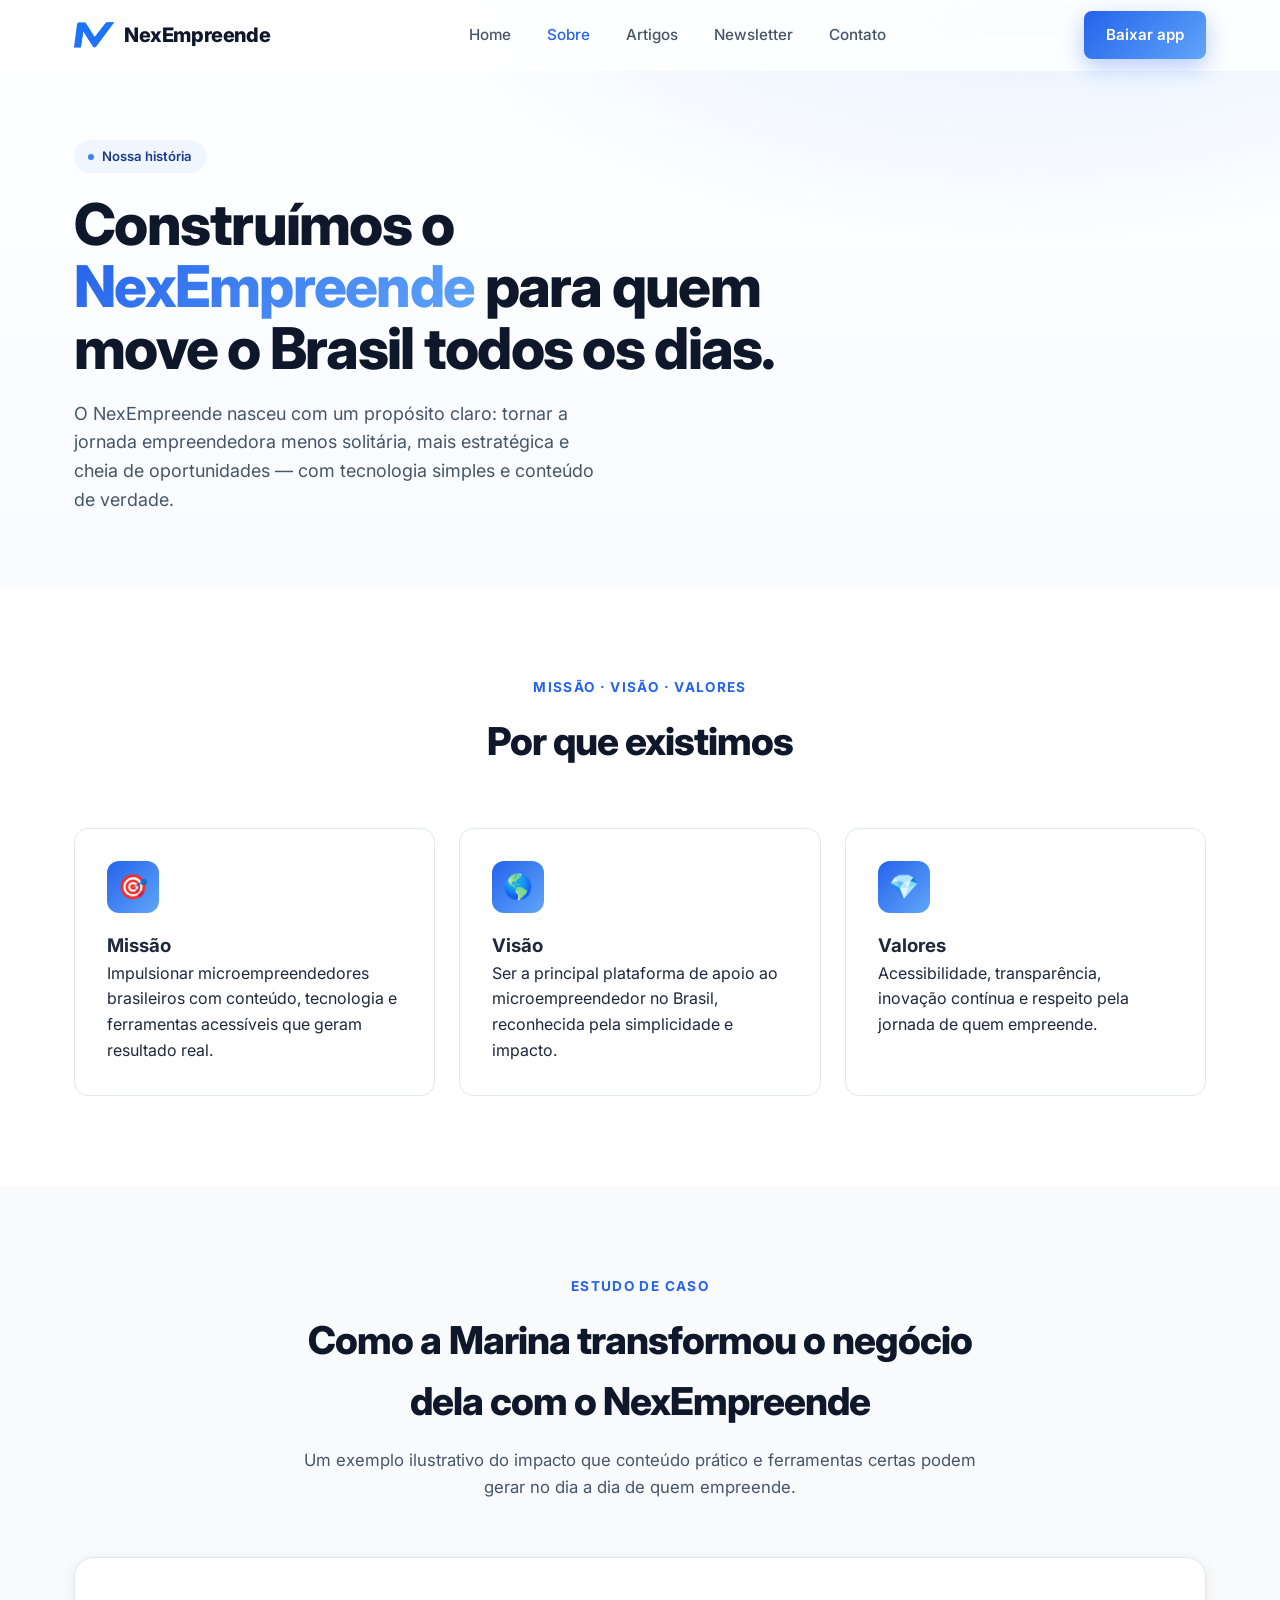
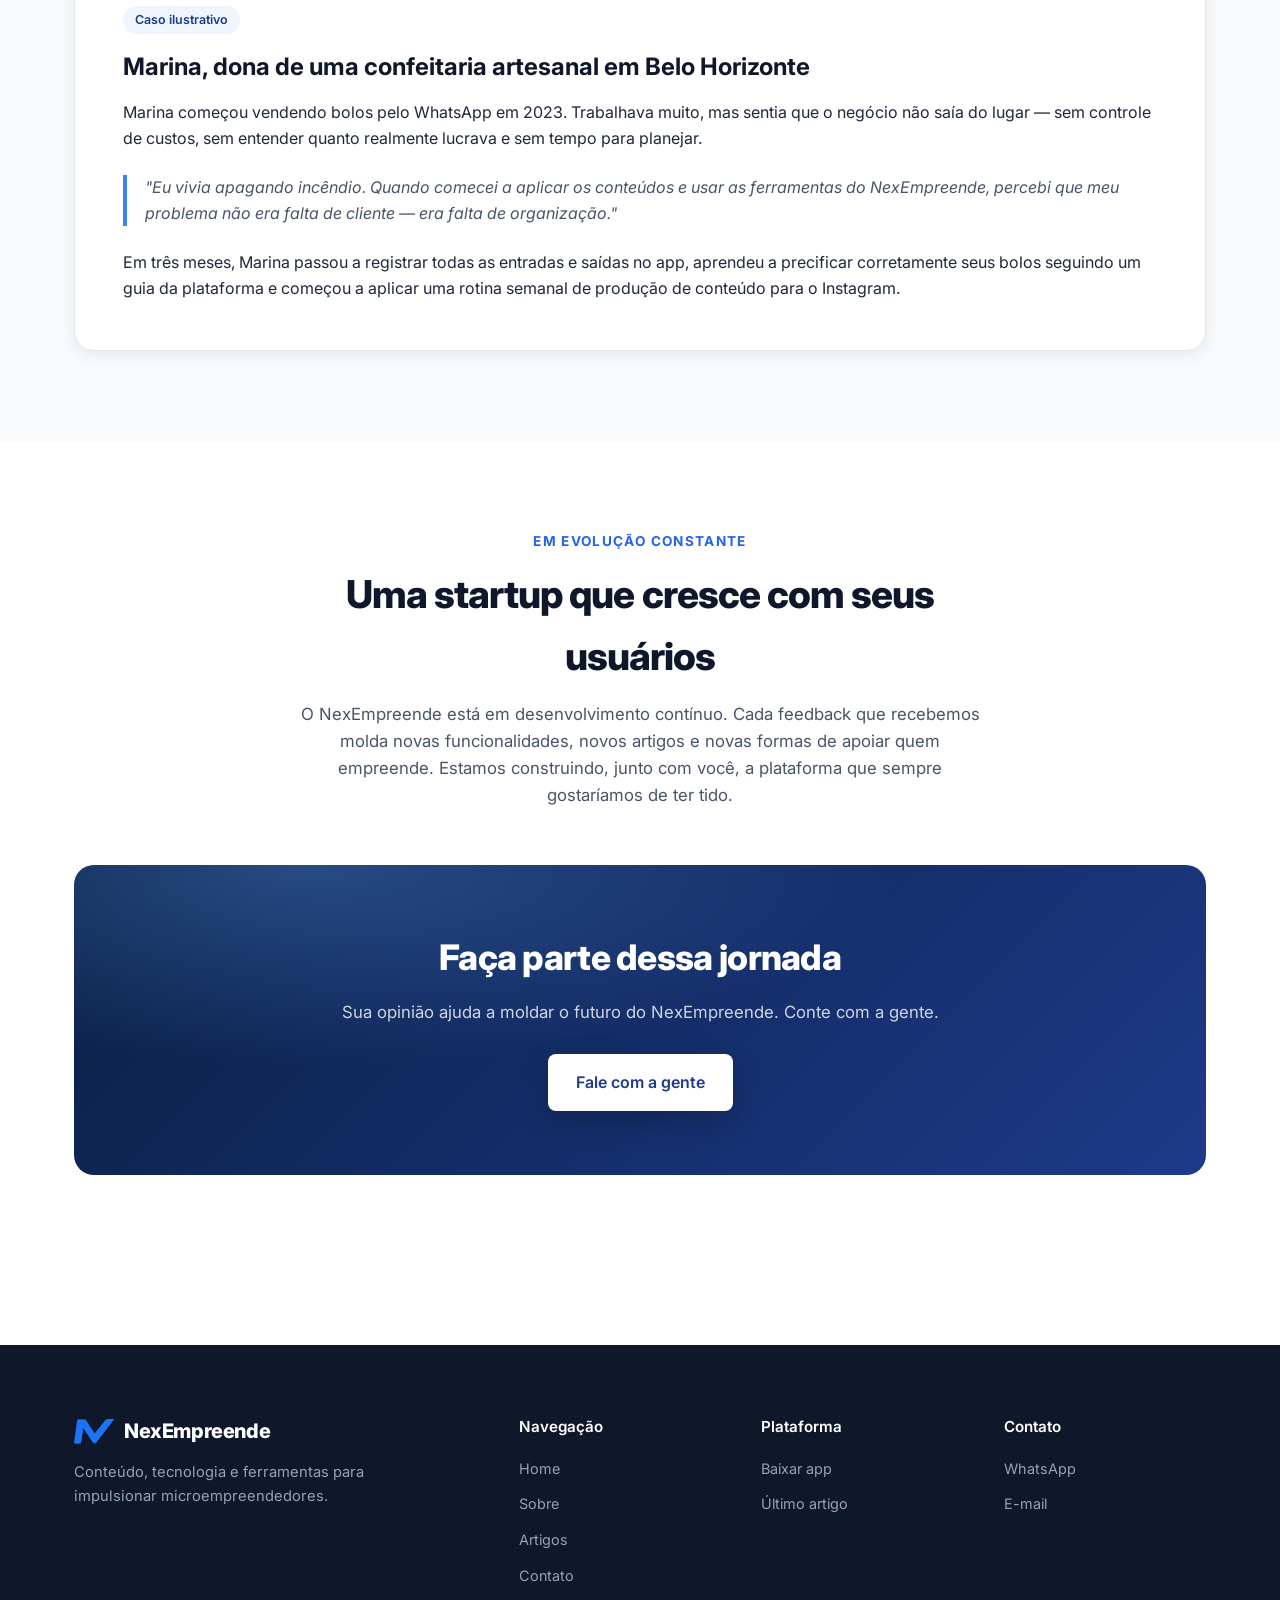
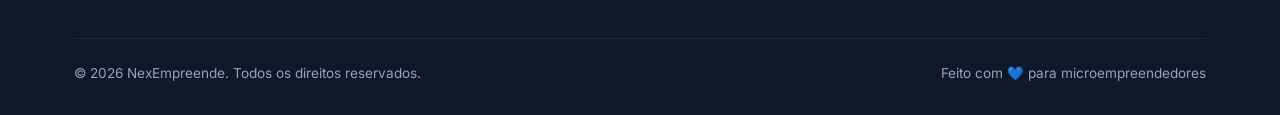
<file: sobre.html>
<!DOCTYPE html>
<html lang="pt-BR">
<head>
  <meta charset="UTF-8" />
  <meta name="viewport" content="width=device-width, initial-scale=1.0" />
  <title>Sobre — NexEmpreende</title>
  <meta name="description" content="Conheça a missão, visão e propósito do NexEmpreende: ajudar microempreendedores a construírem negócios sólidos com tecnologia e conhecimento." />
  <meta property="og:title" content="Sobre o NexEmpreende" />
  <meta property="og:description" content="Nossa missão é impulsionar quem empreende com simplicidade e tecnologia." />
  <meta property="og:type" content="website" />
  <meta property="og:image" content="images/hero.jpg" />
  <link rel="icon" type="image/png" href="images/favicon.png" />
  <link rel="preconnect" href="https://fonts.googleapis.com" />
  <link rel="preconnect" href="https://fonts.gstatic.com" crossorigin />
  <link href="https://fonts.googleapis.com/css2?family=Inter:wght@400;500;600;700;800&display=swap" rel="stylesheet" />
  <link rel="stylesheet" href="css/style.css" />
</head>
<body>

  <header class="navbar">
    <div class="container nav-inner">
      <a href="index.html" class="logo">
        <img
          src="./images/logo.png"
          width="40px"
          height="auto"
        />
        NexEmpreende
      </a>
      <nav>
        <ul class="nav-links">
          <li><a href="index.html">Home</a></li>
          <li><a href="sobre.html" class="active">Sobre</a></li>
          <li><a href="artigos.html">Artigos</a></li>
          <li><a href="newsletter.html">Newsletter</a></li>
          <li><a href="contato.html">Contato</a></li>
        </ul>
      </nav>
      <div class="nav-cta"><a href="index.html#download" class="btn btn-primary">Baixar app</a></div>
      <button class="menu-toggle" aria-label="Abrir menu"><span></span><span></span><span></span></button>
    </div>
  </header>

  <section class="hero" style="padding:140px 0 40px">
    <div class="container">
      <div style="max-width:780px">
        <span class="hero-eyebrow">Nossa história</span>
        <h1>Construímos o <span class="accent">NexEmpreende</span> para quem move o Brasil todos os dias.</h1>
        <p class="lead">
          O NexEmpreende nasceu com um propósito claro: tornar a jornada empreendedora
          menos solitária, mais estratégica e cheia de oportunidades — com tecnologia
          simples e conteúdo de verdade.
        </p>
      </div>
    </div>
  </section>

  <section>
    <div class="container">
      <div class="section-head reveal">
        <div class="section-eyebrow">Missão · Visão · Valores</div>
        <h2>Por que existimos</h2>
      </div>
      <div class="mvv">
        <div class="mvv-card reveal">
          <div class="feature-icon">🎯</div>
          <h3>Missão</h3>
          <p>Impulsionar microempreendedores brasileiros com conteúdo, tecnologia e ferramentas acessíveis que geram resultado real.</p>
        </div>
        <div class="mvv-card reveal">
          <div class="feature-icon">🌎</div>
          <h3>Visão</h3>
          <p>Ser a principal plataforma de apoio ao microempreendedor no Brasil, reconhecida pela simplicidade e impacto.</p>
        </div>
        <div class="mvv-card reveal">
          <div class="feature-icon">💎</div>
          <h3>Valores</h3>
          <p>Acessibilidade, transparência, inovação contínua e respeito pela jornada de quem empreende.</p>
        </div>
      </div>
    </div>
  </section>

  <section class="section-alt">
    <div class="container">
      <div class="section-head reveal">
        <div class="section-eyebrow">Estudo de caso</div>
        <h2>Como a Marina transformou o negócio dela com o NexEmpreende</h2>
        <p>Um exemplo ilustrativo do impacto que conteúdo prático e ferramentas certas podem gerar no dia a dia de quem empreende.</p>
      </div>
      <div class="case-study reveal">
        <span class="tag">Caso ilustrativo</span>
        <h3>Marina, dona de uma confeitaria artesanal em Belo Horizonte</h3>
        <p>
          Marina começou vendendo bolos pelo WhatsApp em 2023. Trabalhava muito, mas
          sentia que o negócio não saía do lugar — sem controle de custos, sem entender
          quanto realmente lucrava e sem tempo para planejar.
        </p>
        <blockquote class="quote">
          "Eu vivia apagando incêndio. Quando comecei a aplicar os conteúdos e usar as
          ferramentas do NexEmpreende, percebi que meu problema não era falta de cliente —
          era falta de organização."
        </blockquote>
        <p>
          Em três meses, Marina passou a registrar todas as entradas e saídas no app,
          aprendeu a precificar corretamente seus bolos seguindo um guia da plataforma
          e começou a aplicar uma rotina semanal de produção de conteúdo para o Instagram.
        </p>
      </div>
    </div>
  </section>

  <section>
    <div class="container">
      <div class="section-head reveal">
        <div class="section-eyebrow">Em evolução constante</div>
        <h2>Uma startup que cresce com seus usuários</h2>
        <p>
          O NexEmpreende está em desenvolvimento contínuo. Cada feedback que recebemos
          molda novas funcionalidades, novos artigos e novas formas de apoiar quem
          empreende. Estamos construindo, junto com você, a plataforma que sempre
          gostaríamos de ter tido.
        </p>
      </div>
      <div class="cta-band reveal">
        <h2>Faça parte dessa jornada</h2>
        <p>Sua opinião ajuda a moldar o futuro do NexEmpreende. Conte com a gente.</p>
        <a href="contato.html" class="btn btn-primary btn-lg">Fale com a gente</a>
      </div>
    </div>
  </section>

  <footer>
    <div class="container">
      <div class="footer-grid">
        <div class="footer-brand">
          <div class="logo">
            <img
              src="./images/logo.png"
              width="40px"
              height="auto"
            />
            NexEmpreende
          </div>
          <p>Conteúdo, tecnologia e ferramentas para impulsionar microempreendedores.</p>
        </div>
        <div class="footer-col"><h5>Navegação</h5><ul>
          <li><a href="index.html">Home</a></li><li><a href="sobre.html">Sobre</a></li>
          <li><a href="artigos.html">Artigos</a></li><li><a href="contato.html">Contato</a></li>
        </ul></div>
        <div class="footer-col"><h5>Plataforma</h5><ul>
          <li><a href="index.html#download">Baixar app</a></li>
          <li><a href="ultimo-artigo.html">Último artigo</a></li>
        </ul></div>
        <div class="footer-col"><h5>Contato</h5><ul>
          <li><a href="contato.html">WhatsApp</a></li><li><a href="contato.html">E-mail</a></li>
        </ul></div>
      </div>
      <div class="footer-bottom">
        <span>© <span id="year"></span> NexEmpreende. Todos os direitos reservados.</span>
        <span>Feito com 💙 para microempreendedores</span>
      </div>
    </div>
  </footer>
  <script src="js/main.js"></script>
</body>
</html>
</file>
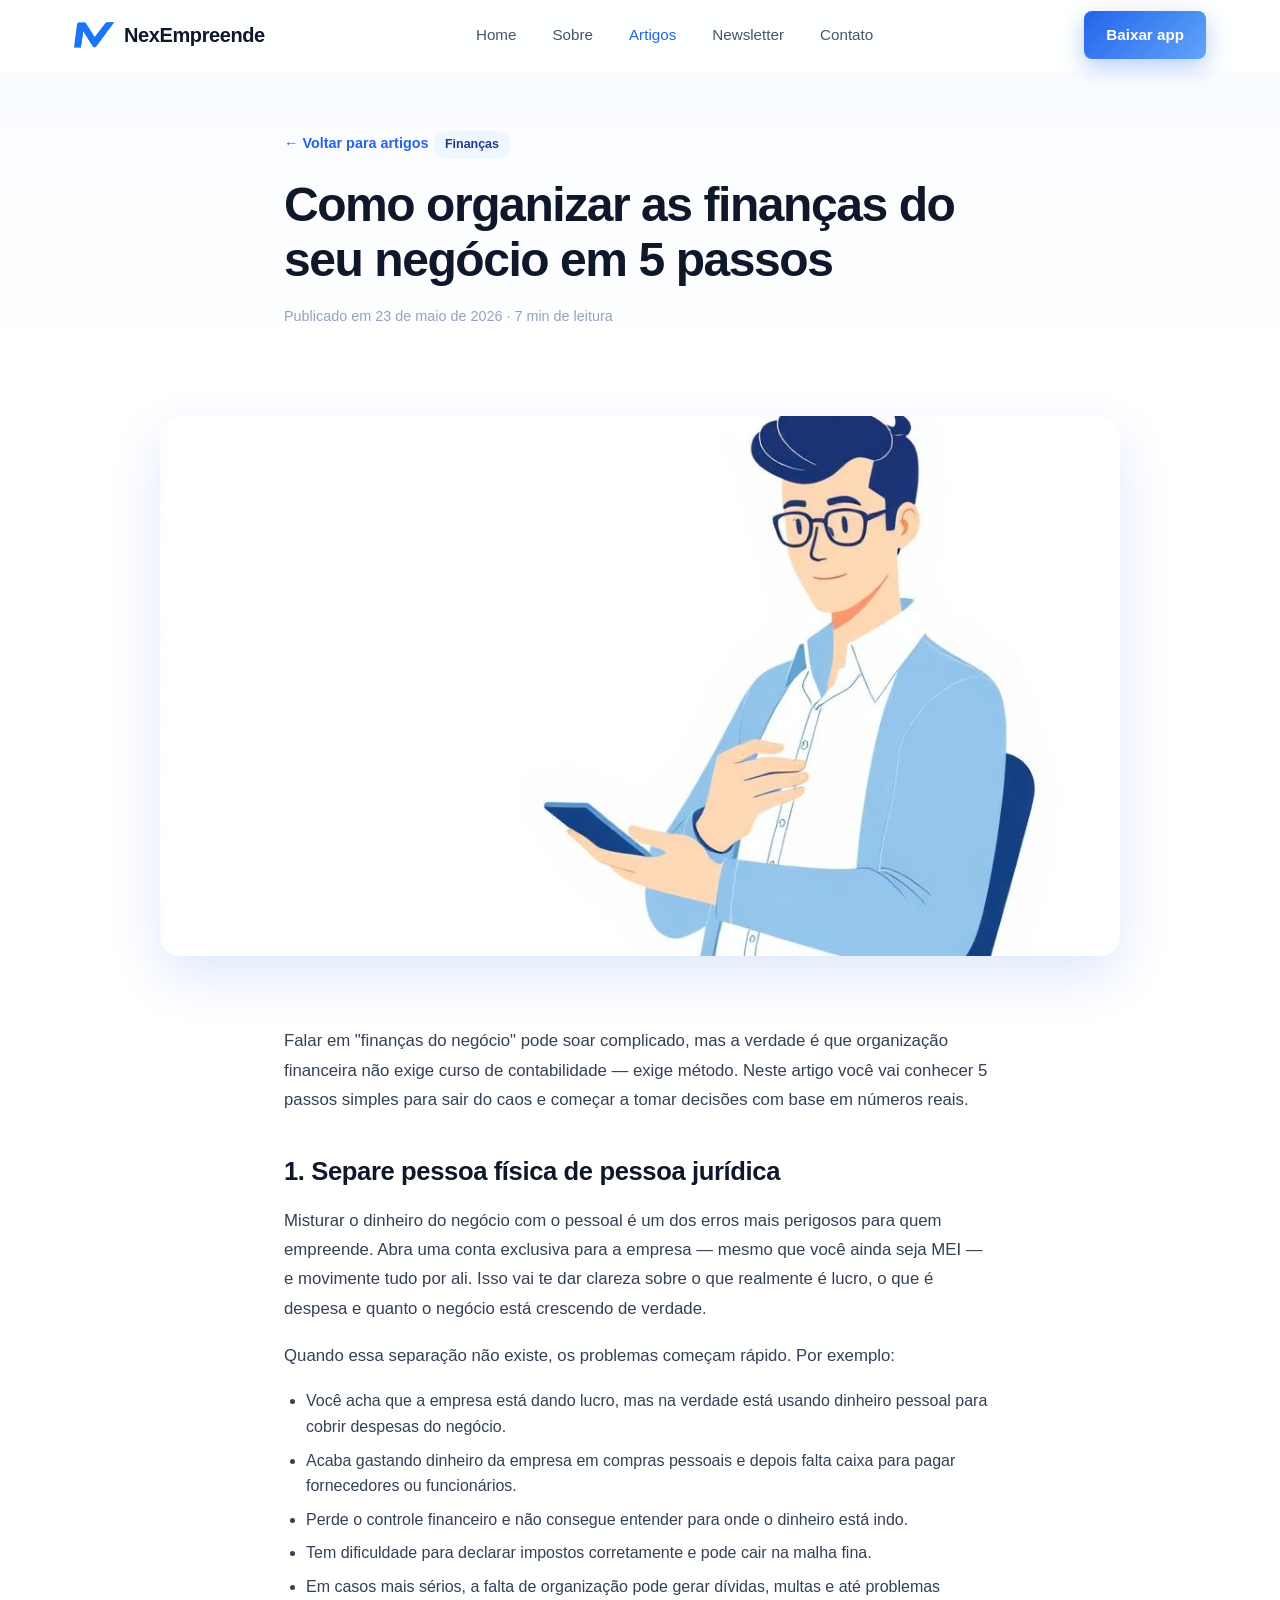
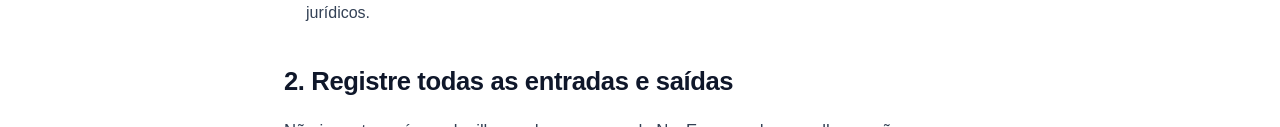
<file: ultimo-artigo.html>
<!DOCTYPE html>
<!--
  ============================================================
  ULTIMO-ARTIGO.HTML
  ============================================================
  Esta página é usada pelo aplicativo mobile NexEmpreende para
  saber qual é o ARTIGO MAIS RECENTE publicado no site.

  COMO ATUALIZAR (quando publicar um novo artigo):
  1. Atualize os campos meta abaixo (title, description, og:image).
  2. Atualize os dados <meta name="latest-*"> — o app lê eles.
  3. Atualize o <a id="latest-link"> e a tag <script type="application/json">.
  4. Faça commit no GitHub. O app passa a apontar para o novo artigo.
  ============================================================
-->
<html lang="pt-BR">
<head>
  <meta charset="UTF-8" />
  <meta name="viewport" content="width=device-width, initial-scale=1.0" />
  <title>Como organizar as finanças do seu negócio em 5 passos — NexEmpreende</title>
  <meta name="description" content="Último artigo publicado no NexEmpreende." />

  <!-- ==== DADOS LIDOS PELO APP MOBILE ==== -->
  <meta name="latest-title" content="Como organizar as finanças do seu negócio em 5 passos" />
  <meta name="latest-description" content="Guia prático para sair do caos financeiro em 5 passos simples." />
  <meta name="latest-image" content="images/article-1.jpg" />
  <meta name="latest-url" content="articles/financas-em-5-passos.html" />
  <meta name="latest-date" content="2026-05-23" />

  <!-- ==== JSON estruturado (alternativa fácil de parsear) ==== -->
  <script type="application/json" id="latest-article-data">
  {
    "title": "Como organizar as finanças do seu negócio em 5 passos",
    "description": "Guia prático para sair do caos financeiro em 5 passos simples.",
    "image": "images/article-1.jpg",
    "url": "articles/financas-em-5-passos.html",
    "date": "2026-05-23",
    "category": "Finanças",
    "readingTime": "7 min"
  }
  </script>

  <meta http-equiv="refresh" content="0; url=articles/financas-em-5-passos.html" />
  <link rel="canonical" href="articles/financas-em-5-passos.html" />
  <link rel="icon" type="image/png" href="images/favicon.png" />
  <link rel="stylesheet" href="css/style.css" />
</head>
<body>
  <div style="min-height:100vh;display:grid;place-items:center;font-family:sans-serif;padding:24px;text-align:center">
    <div>
      <p style="color:#475569;margin-bottom:16px">Redirecionando para o último artigo…</p>
      <a id="latest-link" href="articles/financas-em-5-passos.html"
         style="color:#2563eb;font-weight:600">Como organizar as finanças do seu negócio em 5 passos →</a>
    </div>
  </div>
</body>
</html>
</file>
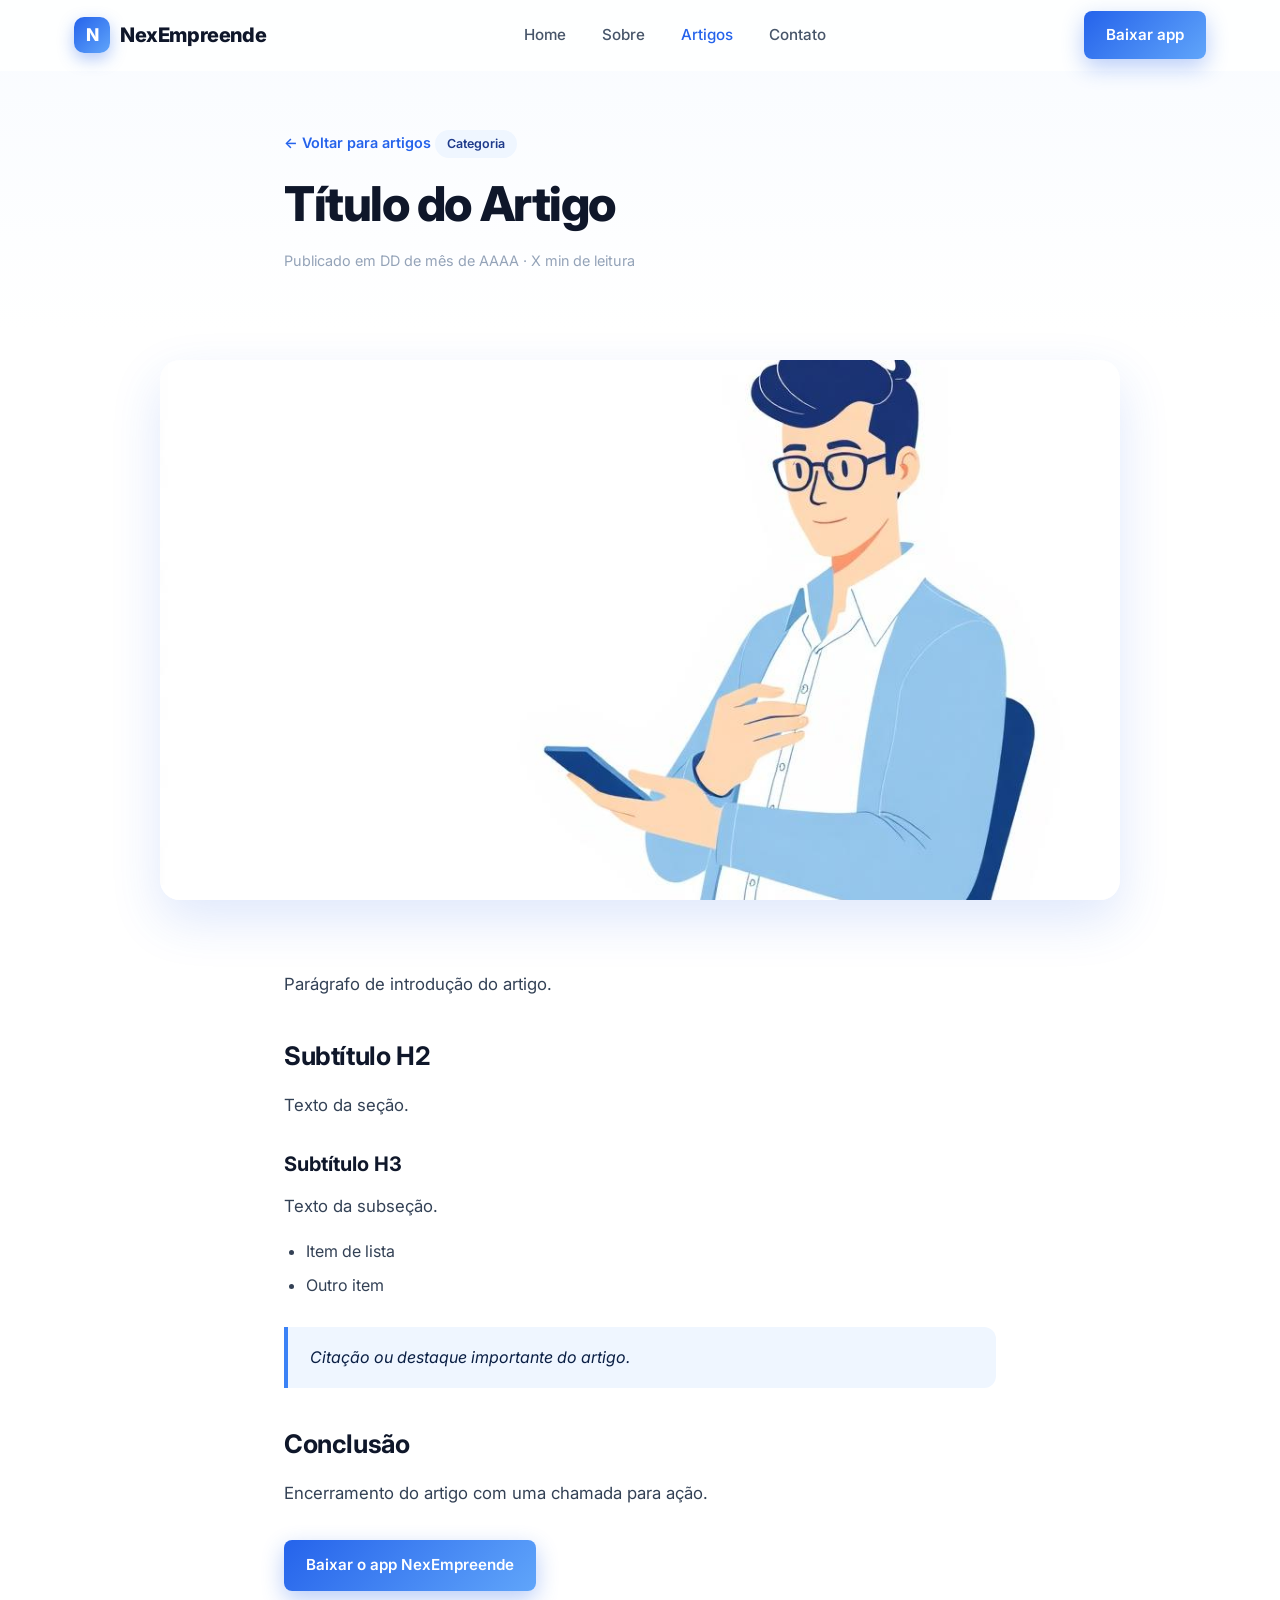
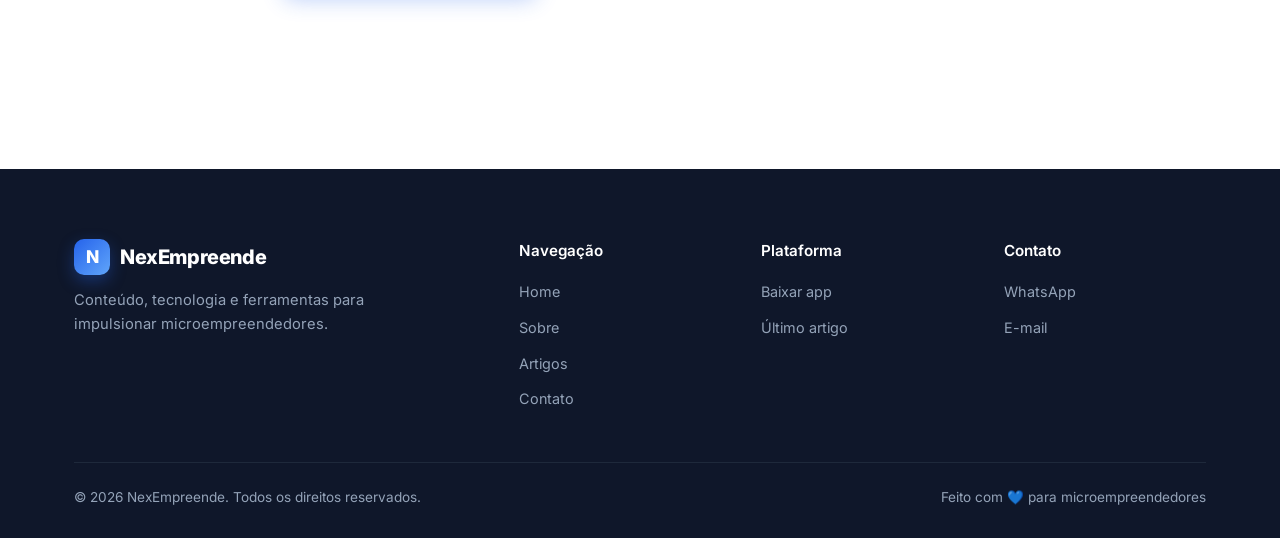
<file: articles/_template.html>
<!DOCTYPE html>
<!--
  ============================================================
  NexEmpreende — TEMPLATE DE ARTIGO
  ============================================================
  Como criar um novo artigo:
  1. Copie este arquivo dentro da pasta /articles
  2. Renomeie (ex: meu-novo-artigo.html)
  3. Atualize todos os trechos marcados como [EDITAR]
  4. Para que ele apareça em /artigos.html, adicione um novo
     <article class="article-card"> no grid de artigos.
  5. Se for o artigo mais recente, atualize também o arquivo
     /ultimo-artigo.html (basta apontar para este link).
  ============================================================
-->
<html lang="pt-BR">
<head>
  <meta charset="UTF-8" />
  <meta name="viewport" content="width=device-width, initial-scale=1.0" />

  <!-- [EDITAR] Título do artigo -->
  <title>Título do Artigo — NexEmpreende</title>

  <!-- [EDITAR] Descrição curta para SEO (até 160 caracteres) -->
  <meta name="description" content="Descrição curta do artigo aqui." />
  <meta name="author" content="NexEmpreende" />

  <!-- Open Graph -->
  <meta property="og:type" content="article" />
  <meta property="og:title" content="Título do Artigo" />
  <meta property="og:description" content="Descrição curta do artigo aqui." />
  <meta property="og:image" content="../images/article-1.jpg" />
  <meta name="twitter:card" content="summary_large_image" />

  <link rel="icon" type="image/png" href="../images/favicon.png" />
  <link rel="preconnect" href="https://fonts.googleapis.com" />
  <link rel="preconnect" href="https://fonts.gstatic.com" crossorigin />
  <link href="https://fonts.googleapis.com/css2?family=Inter:wght@400;500;600;700;800&display=swap" rel="stylesheet" />
  <link rel="stylesheet" href="../css/style.css" />
</head>
<body>

  <header class="navbar">
    <div class="container nav-inner">
      <a href="../index.html" class="logo"><span class="logo-mark">N</span>NexEmpreende</a>
      <nav>
        <ul class="nav-links">
          <li><a href="../index.html">Home</a></li>
          <li><a href="../sobre.html">Sobre</a></li>
          <li><a href="../artigos.html" class="active">Artigos</a></li>
          <li><a href="../contato.html">Contato</a></li>
        </ul>
      </nav>
      <div class="nav-cta"><a href="../index.html#download" class="btn btn-primary">Baixar app</a></div>
      <button class="menu-toggle" aria-label="Abrir menu"><span></span><span></span><span></span></button>
    </div>
  </header>

  <section class="article-hero">
    <div class="article-wrap">
      <a href="../artigos.html" class="back-link">← Voltar para artigos</a>
      <!-- [EDITAR] Categoria -->
      <span class="tag">Categoria</span>
      <!-- [EDITAR] Título -->
      <h1>Título do Artigo</h1>
      <!-- [EDITAR] Data e tempo de leitura -->
      <p class="meta">Publicado em DD de mês de AAAA · X min de leitura</p>
    </div>
  </section>

  <!-- [EDITAR] Imagem de capa -->
  <div class="article-cover">
    <img src="../images/article-1.jpg" alt="Imagem de capa do artigo" />
  </div>

  <article class="article-body">
    <div class="article-wrap">
      <!-- [EDITAR] Conteúdo do artigo -->
      <p>Parágrafo de introdução do artigo.</p>

      <h2>Subtítulo H2</h2>
      <p>Texto da seção.</p>

      <h3>Subtítulo H3</h3>
      <p>Texto da subseção.</p>

      <ul>
        <li>Item de lista</li>
        <li>Outro item</li>
      </ul>

      <blockquote>Citação ou destaque importante do artigo.</blockquote>

      <h2>Conclusão</h2>
      <p>Encerramento do artigo com uma chamada para ação.</p>

      <p style="margin-top:32px">
        <a href="../index.html#download" class="btn btn-primary">Baixar o app NexEmpreende</a>
      </p>
    </div>
  </article>

  <footer>
    <div class="container">
      <div class="footer-grid">
        <div class="footer-brand">
          <div class="logo"><span class="logo-mark">N</span> NexEmpreende</div>
          <p>Conteúdo, tecnologia e ferramentas para impulsionar microempreendedores.</p>
        </div>
        <div class="footer-col"><h5>Navegação</h5><ul>
          <li><a href="../index.html">Home</a></li><li><a href="../sobre.html">Sobre</a></li>
          <li><a href="../artigos.html">Artigos</a></li><li><a href="../contato.html">Contato</a></li>
        </ul></div>
        <div class="footer-col"><h5>Plataforma</h5><ul>
          <li><a href="../index.html#download">Baixar app</a></li>
          <li><a href="../ultimo-artigo.html">Último artigo</a></li>
        </ul></div>
        <div class="footer-col"><h5>Contato</h5><ul>
          <li><a href="../contato.html">WhatsApp</a></li><li><a href="../contato.html">E-mail</a></li>
        </ul></div>
      </div>
      <div class="footer-bottom">
        <span>© <span id="year"></span> NexEmpreende. Todos os direitos reservados.</span>
        <span>Feito com 💙 para microempreendedores</span>
      </div>
    </div>
  </footer>
  <script src="../js/main.js"></script>
</body>
</html>
</file>
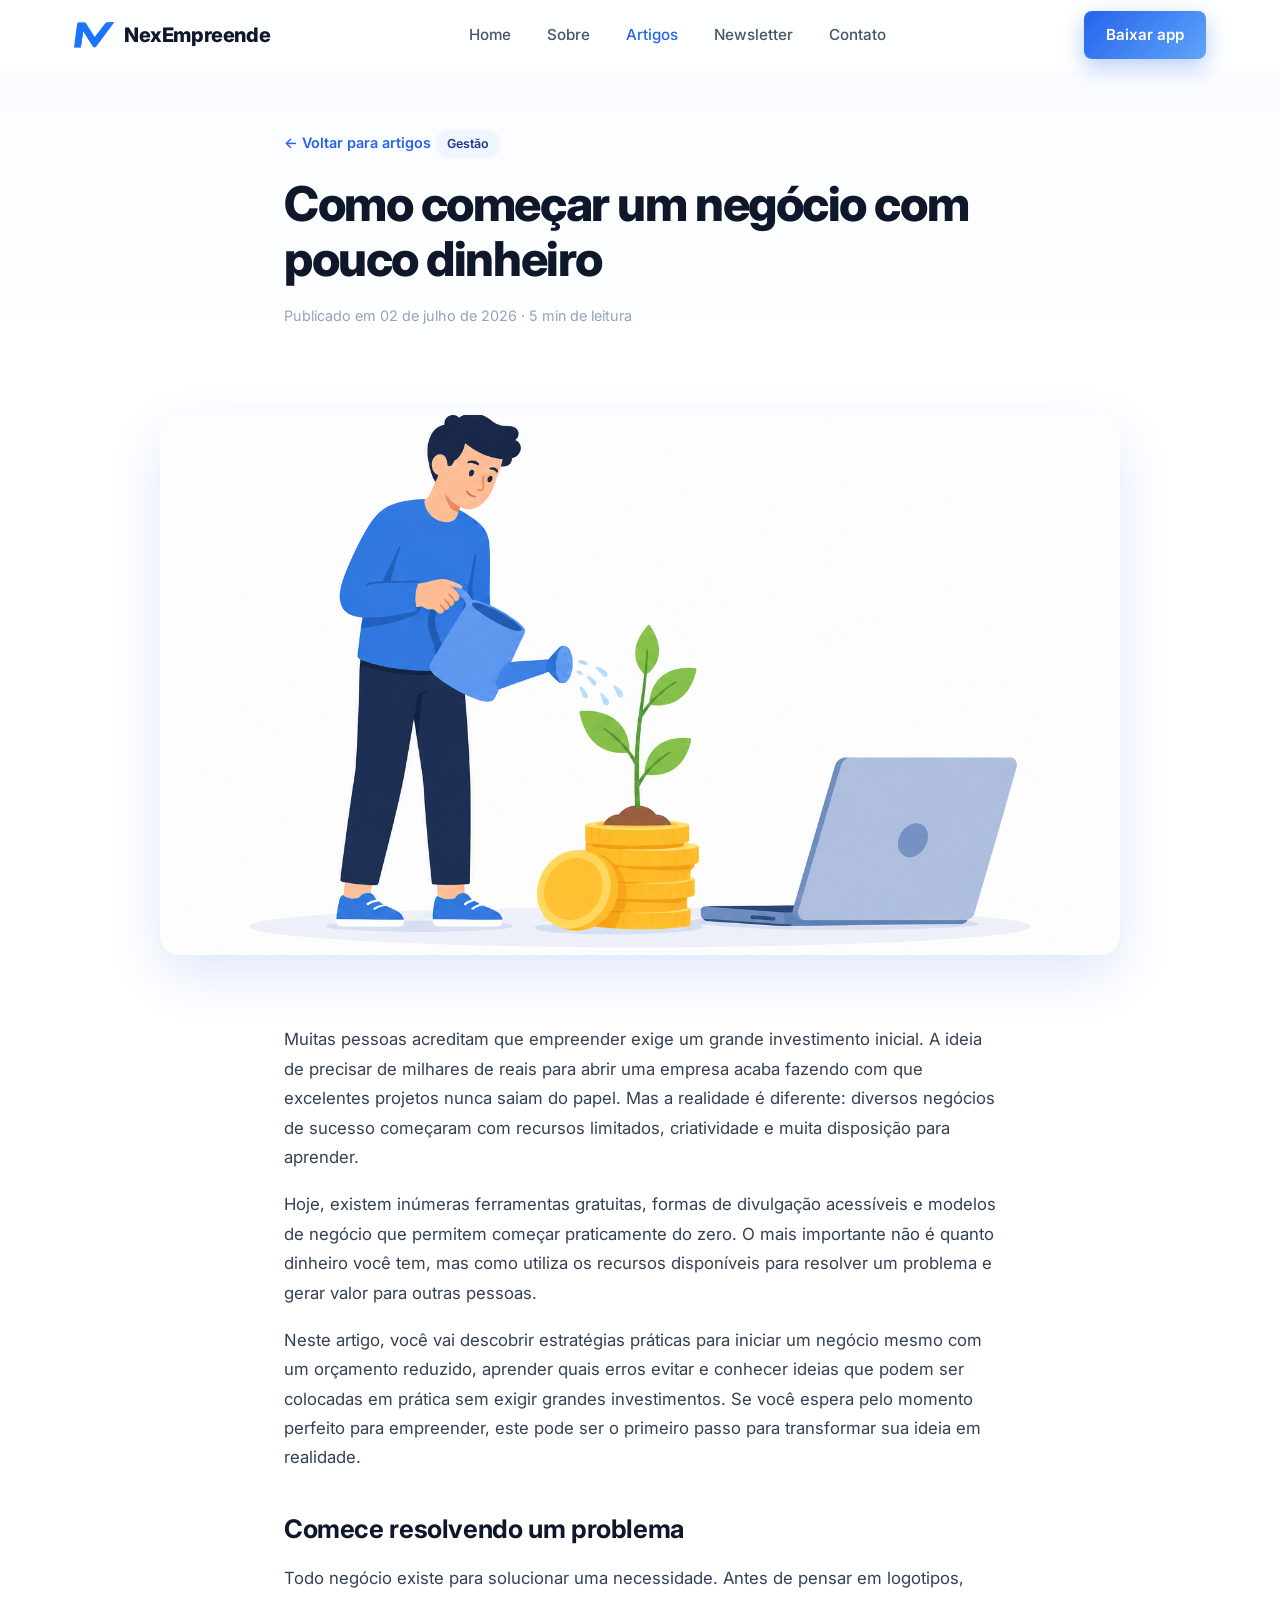
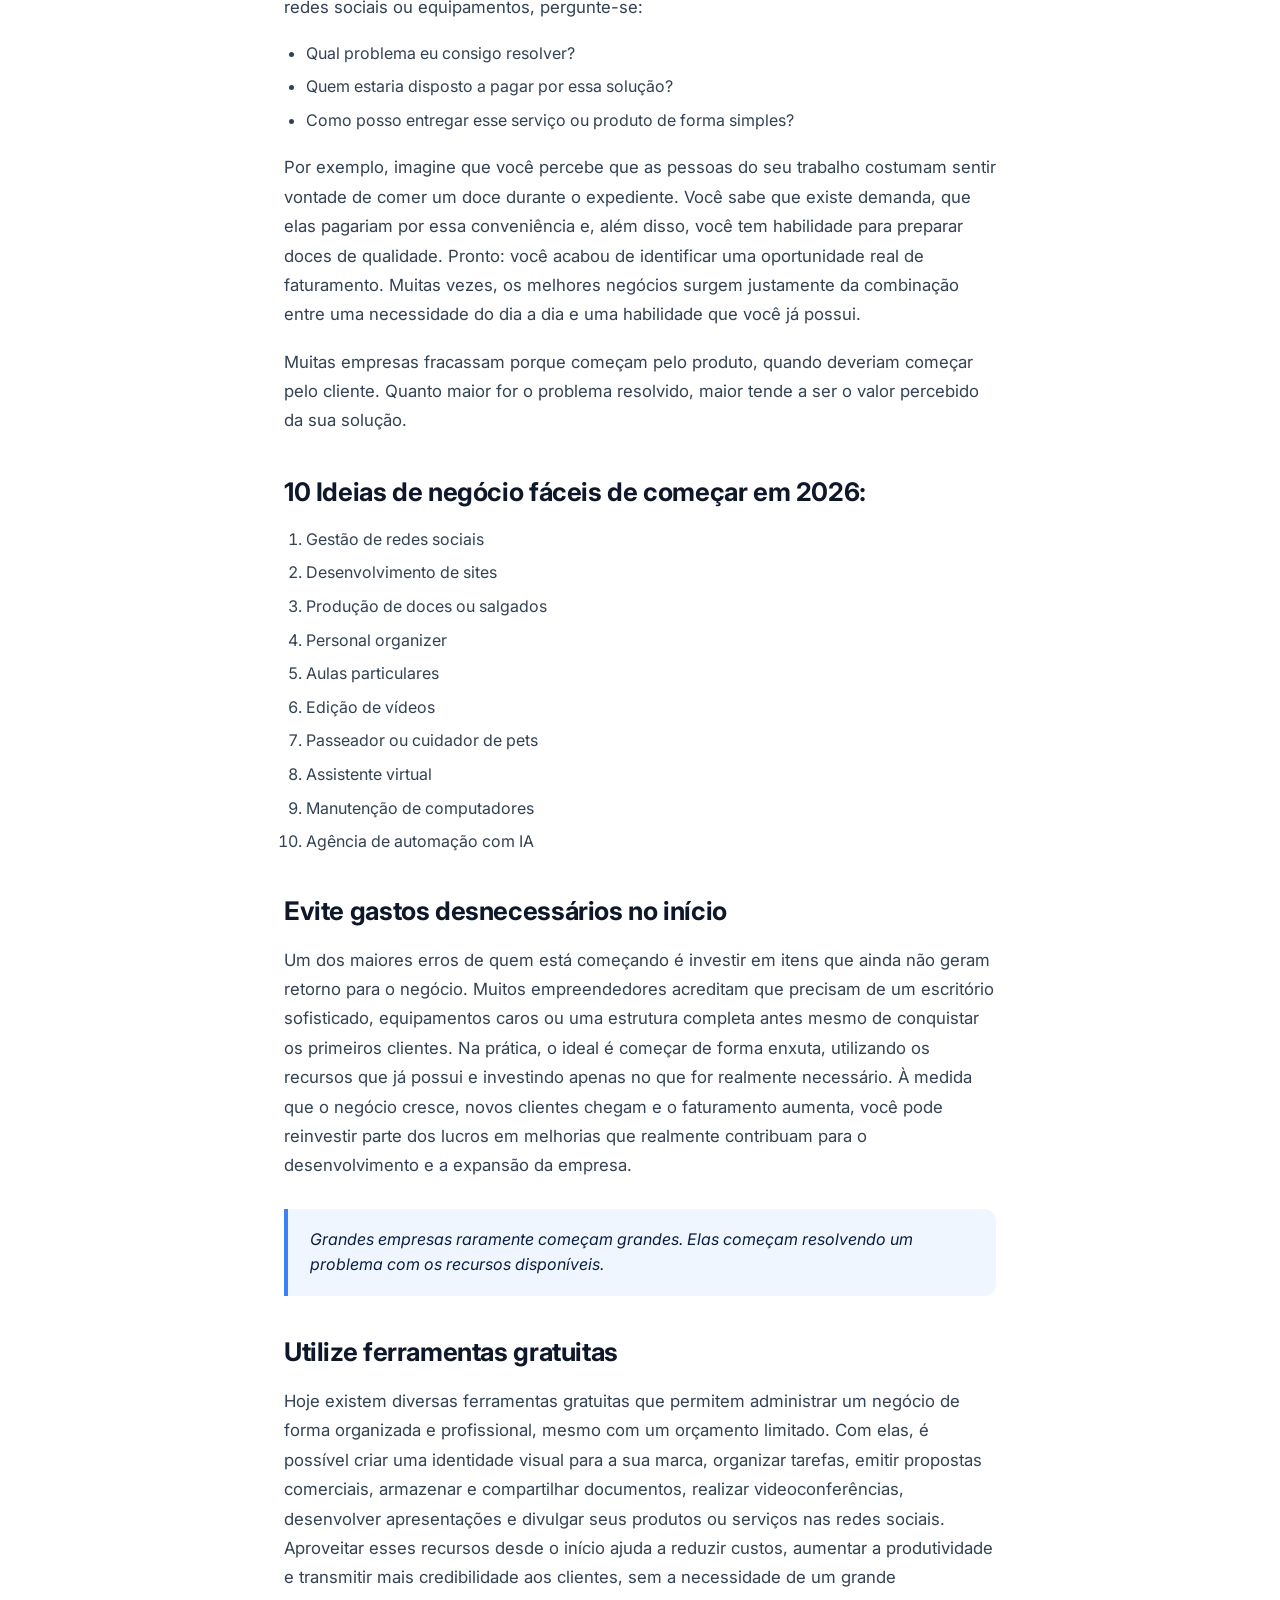
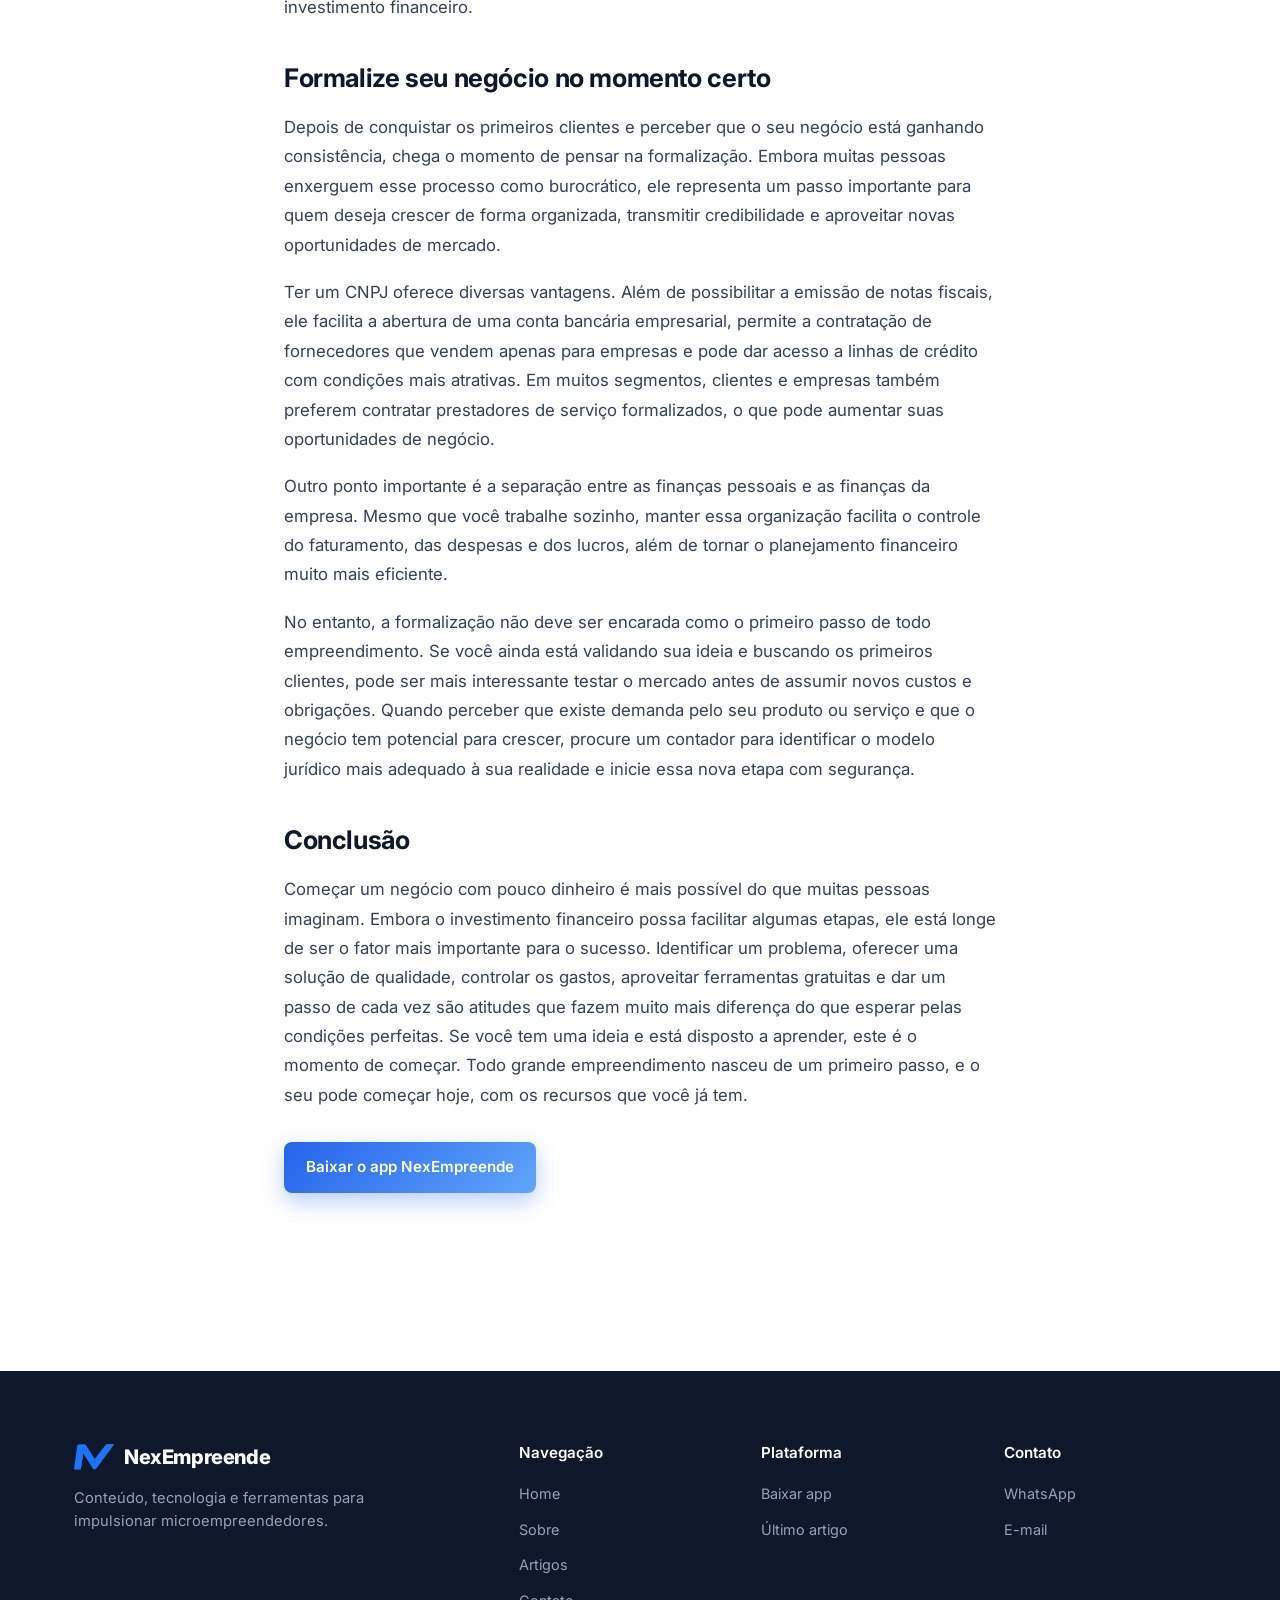
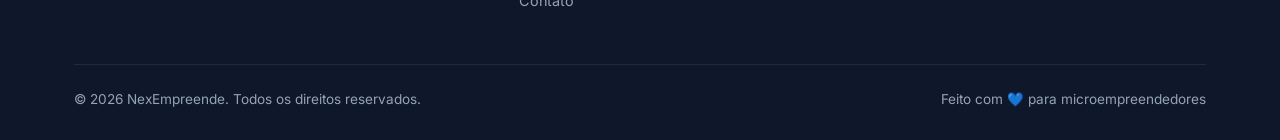
<file: articles/como-comecar-negocio.html>
<!DOCTYPE html>
<!--
  ============================================================
  NexEmpreende — TEMPLATE DE ARTIGO
  ============================================================
  Como criar um novo artigo:
  1. Copie este arquivo dentro da pasta /articles
  2. Renomeie (ex: meu-novo-artigo.html)
  3. Atualize todos os trechos marcados como [EDITAR]
  4. Para que ele apareça em /artigos.html, adicione um novo
     <article class="article-card"> no grid de artigos.
  5. Se for o artigo mais recente, atualize também o arquivo
     /ultimo-artigo.html (basta apontar para este link).
  ============================================================
-->
<html lang="pt-BR">
<head>
  <meta charset="UTF-8" />
  <meta name="viewport" content="width=device-width, initial-scale=1.0" />

  <!-- [EDITAR] Título do artigo -->
  <title>Como começar um negócio com pouco dinheiro</title>

  <!-- [EDITAR] Descrição curta para SEO (até 160 caracteres) -->
  <meta name="description" content="Aprenda como começar um negócio com pouco dinheiro, evitar erros comuns, reduzir custos e dar os primeiros passos para empreender com segurança." />
  <meta name="author" content="NexEmpreende" />

  <!-- Open Graph -->
  <meta property="og:type" content="article" />
  <meta property="og:title" content="Título do Artigo" />
  <meta property="og:description" content="Descrição curta do artigo aqui." />
  <meta property="og:image" content="../images/article-1.jpg" />
  <meta name="twitter:card" content="summary_large_image" />

  <link rel="icon" type="image/png" href="../images/favicon.png" />
  <link rel="preconnect" href="https://fonts.googleapis.com" />
  <link rel="preconnect" href="https://fonts.gstatic.com" crossorigin />
  <link href="https://fonts.googleapis.com/css2?family=Inter:wght@400;500;600;700;800&display=swap" rel="stylesheet" />
  <link rel="stylesheet" href="../css/style.css" />
</head>
<body>

  <header class="navbar">
    <div class="container nav-inner">
      <a href="../index.html" class="logo">
        <img
          src="../images/logo.png"
          width="40px"
          height="auto"
        />
        NexEmpreende
      </a>
      <nav>
        <ul class="nav-links">
          <li><a href="../index.html">Home</a></li>
          <li><a href="../sobre.html">Sobre</a></li>
          <li><a href="../artigos.html" class="active">Artigos</a></li>
          <li><a href="../newsletter.html">Newsletter</a></li>
          <li><a href="../contato.html">Contato</a></li>
        </ul>
      </nav>
      <div class="nav-cta"><a href="../index.html#download" class="btn btn-primary">Baixar app</a></div>
      <button class="menu-toggle" aria-label="Abrir menu"><span></span><span></span><span></span></button>
    </div>
  </header>

  <section class="article-hero">
    <div class="article-wrap">
      <a href="../artigos.html" class="back-link">← Voltar para artigos</a>
      <!-- [EDITAR] Categoria -->
      <span class="tag">Gestão</span>
      <!-- [EDITAR] Título -->
      <h1>Como começar um negócio com pouco dinheiro</h1>
      <!-- [EDITAR] Data e tempo de leitura -->
      <p class="meta">Publicado em 02 de julho de 2026 · 5 min de leitura</p>
    </div>
  </section>

  <!-- [EDITAR] Imagem de capa -->
  <div class="article-cover">
    <img src="../images/article-5.png" alt="Imagem de capa do artigo" />
  </div>

  <article class="article-body">
    <div class="article-wrap">
      <!-- [EDITAR] Conteúdo do artigo -->
      <p>Muitas pessoas acreditam que empreender exige um grande investimento inicial. A ideia de precisar de milhares de reais para abrir uma empresa acaba fazendo com que excelentes projetos nunca saiam do papel. Mas a realidade é diferente: diversos negócios de sucesso começaram com recursos limitados, criatividade e muita disposição para aprender.</p>
      <p>Hoje, existem inúmeras ferramentas gratuitas, formas de divulgação acessíveis e modelos de negócio que permitem começar praticamente do zero. O mais importante não é quanto dinheiro você tem, mas como utiliza os recursos disponíveis para resolver um problema e gerar valor para outras pessoas.</p>
      <p>Neste artigo, você vai descobrir estratégias práticas para iniciar um negócio mesmo com um orçamento reduzido, aprender quais erros evitar e conhecer ideias que podem ser colocadas em prática sem exigir grandes investimentos. Se você espera pelo momento perfeito para empreender, este pode ser o primeiro passo para transformar sua ideia em realidade.</p>

      <h2>Comece resolvendo um problema</h2>
      <p>Todo negócio existe para solucionar uma necessidade. Antes de pensar em logotipos, redes sociais ou equipamentos, pergunte-se:</p>
      <ul>
        <li>Qual problema eu consigo resolver?</li>
        <li>Quem estaria disposto a pagar por essa solução?</li>
        <li>Como posso entregar esse serviço ou produto de forma simples?</li>
      </ul>
      <p>Por exemplo, imagine que você percebe que as pessoas do seu trabalho costumam sentir vontade de comer um doce durante o expediente. Você sabe que existe demanda, que elas pagariam por essa conveniência e, além disso, você tem habilidade para preparar doces de qualidade. Pronto: você acabou de identificar uma oportunidade real de faturamento. Muitas vezes, os melhores negócios surgem justamente da combinação entre uma necessidade do dia a dia e uma habilidade que você já possui.</p>
      <p>Muitas empresas fracassam porque começam pelo produto, quando deveriam começar pelo cliente. Quanto maior for o problema resolvido, maior tende a ser o valor percebido da sua solução.</p>

      <h2>10 Ideias de negócio fáceis de começar em 2026:</h2>
      <ol>
        <li>Gestão de redes sociais</li>
        <li>Desenvolvimento de sites</li>
        <li>Produção de doces ou salgados</li>
        <li>Personal organizer</li>
        <li>Aulas particulares</li>
        <li>Edição de vídeos</li>
        <li>Passeador ou cuidador de pets</li>
        <li>Assistente virtual</li>
        <li>Manutenção de computadores</li>
        <li>Agência de automação com IA</li>
      </ol>
      
      <h2>Evite gastos desnecessários no início</h2>
      <p>Um dos maiores erros de quem está começando é investir em itens que ainda não geram retorno para o negócio. Muitos empreendedores acreditam que precisam de um escritório sofisticado, equipamentos caros ou uma estrutura completa antes mesmo de conquistar os primeiros clientes. Na prática, o ideal é começar de forma enxuta, utilizando os recursos que já possui e investindo apenas no que for realmente necessário. À medida que o negócio cresce, novos clientes chegam e o faturamento aumenta, você pode reinvestir parte dos lucros em melhorias que realmente contribuam para o desenvolvimento e a expansão da empresa.</p>

      <blockquote>Grandes empresas raramente começam grandes. Elas começam resolvendo um problema com os recursos disponíveis.</blockquote>

      <h2>Utilize ferramentas gratuitas</h2>
      <p>Hoje existem diversas ferramentas gratuitas que permitem administrar um negócio de forma organizada e profissional, mesmo com um orçamento limitado. Com elas, é possível criar uma identidade visual para a sua marca, organizar tarefas, emitir propostas comerciais, armazenar e compartilhar documentos, realizar videoconferências, desenvolver apresentações e divulgar seus produtos ou serviços nas redes sociais. Aproveitar esses recursos desde o início ajuda a reduzir custos, aumentar a produtividade e transmitir mais credibilidade aos clientes, sem a necessidade de um grande investimento financeiro.</p>

      <h2>Formalize seu negócio no momento certo</h2>
      <p>Depois de conquistar os primeiros clientes e perceber que o seu negócio está ganhando consistência, chega o momento de pensar na formalização. Embora muitas pessoas enxerguem esse processo como burocrático, ele representa um passo importante para quem deseja crescer de forma organizada, transmitir credibilidade e aproveitar novas oportunidades de mercado.</p>
      <p>Ter um CNPJ oferece diversas vantagens. Além de possibilitar a emissão de notas fiscais, ele facilita a abertura de uma conta bancária empresarial, permite a contratação de fornecedores que vendem apenas para empresas e pode dar acesso a linhas de crédito com condições mais atrativas. Em muitos segmentos, clientes e empresas também preferem contratar prestadores de serviço formalizados, o que pode aumentar suas oportunidades de negócio.</p>
      <p>Outro ponto importante é a separação entre as finanças pessoais e as finanças da empresa. Mesmo que você trabalhe sozinho, manter essa organização facilita o controle do faturamento, das despesas e dos lucros, além de tornar o planejamento financeiro muito mais eficiente.</p>
      <p>No entanto, a formalização não deve ser encarada como o primeiro passo de todo empreendimento. Se você ainda está validando sua ideia e buscando os primeiros clientes, pode ser mais interessante testar o mercado antes de assumir novos custos e obrigações. Quando perceber que existe demanda pelo seu produto ou serviço e que o negócio tem potencial para crescer, procure um contador para identificar o modelo jurídico mais adequado à sua realidade e inicie essa nova etapa com segurança.</p>

      <h2>Conclusão</h2>
      <p>Começar um negócio com pouco dinheiro é mais possível do que muitas pessoas imaginam. Embora o investimento financeiro possa facilitar algumas etapas, ele está longe de ser o fator mais importante para o sucesso. Identificar um problema, oferecer uma solução de qualidade, controlar os gastos, aproveitar ferramentas gratuitas e dar um passo de cada vez são atitudes que fazem muito mais diferença do que esperar pelas condições perfeitas. Se você tem uma ideia e está disposto a aprender, este é o momento de começar. Todo grande empreendimento nasceu de um primeiro passo, e o seu pode começar hoje, com os recursos que você já tem.</p>

      <p style="margin-top:32px">
        <a href="../index.html#download" class="btn btn-primary">Baixar o app NexEmpreende</a>
      </p>
    </div>
  </article>

  <footer>
    <div class="container">
      <div class="footer-grid">
        <div class="footer-brand">
          <div class="logo">
            <img
              src="../images/logo.png"
              width="40px"
              height="auto"
            />
            NexEmpreende
          </div>
          <p>Conteúdo, tecnologia e ferramentas para impulsionar microempreendedores.</p>
        </div>
        <div class="footer-col"><h5>Navegação</h5><ul>
          <li><a href="../index.html">Home</a></li><li><a href="../sobre.html">Sobre</a></li>
          <li><a href="../artigos.html">Artigos</a></li><li><a href="../contato.html">Contato</a></li>
        </ul></div>
        <div class="footer-col"><h5>Plataforma</h5><ul>
          <li><a href="../index.html#download">Baixar app</a></li>
          <li><a href="../ultimo-artigo.html">Último artigo</a></li>
        </ul></div>
        <div class="footer-col"><h5>Contato</h5><ul>
          <li><a href="../contato.html">WhatsApp</a></li><li><a href="../contato.html">E-mail</a></li>
        </ul></div>
      </div>
      <div class="footer-bottom">
        <span>© <span id="year"></span> NexEmpreende. Todos os direitos reservados.</span>
        <span>Feito com 💙 para microempreendedores</span>
      </div>
    </div>
  </footer>
  <script src="../js/main.js"></script>
</body>
</html>
</file>
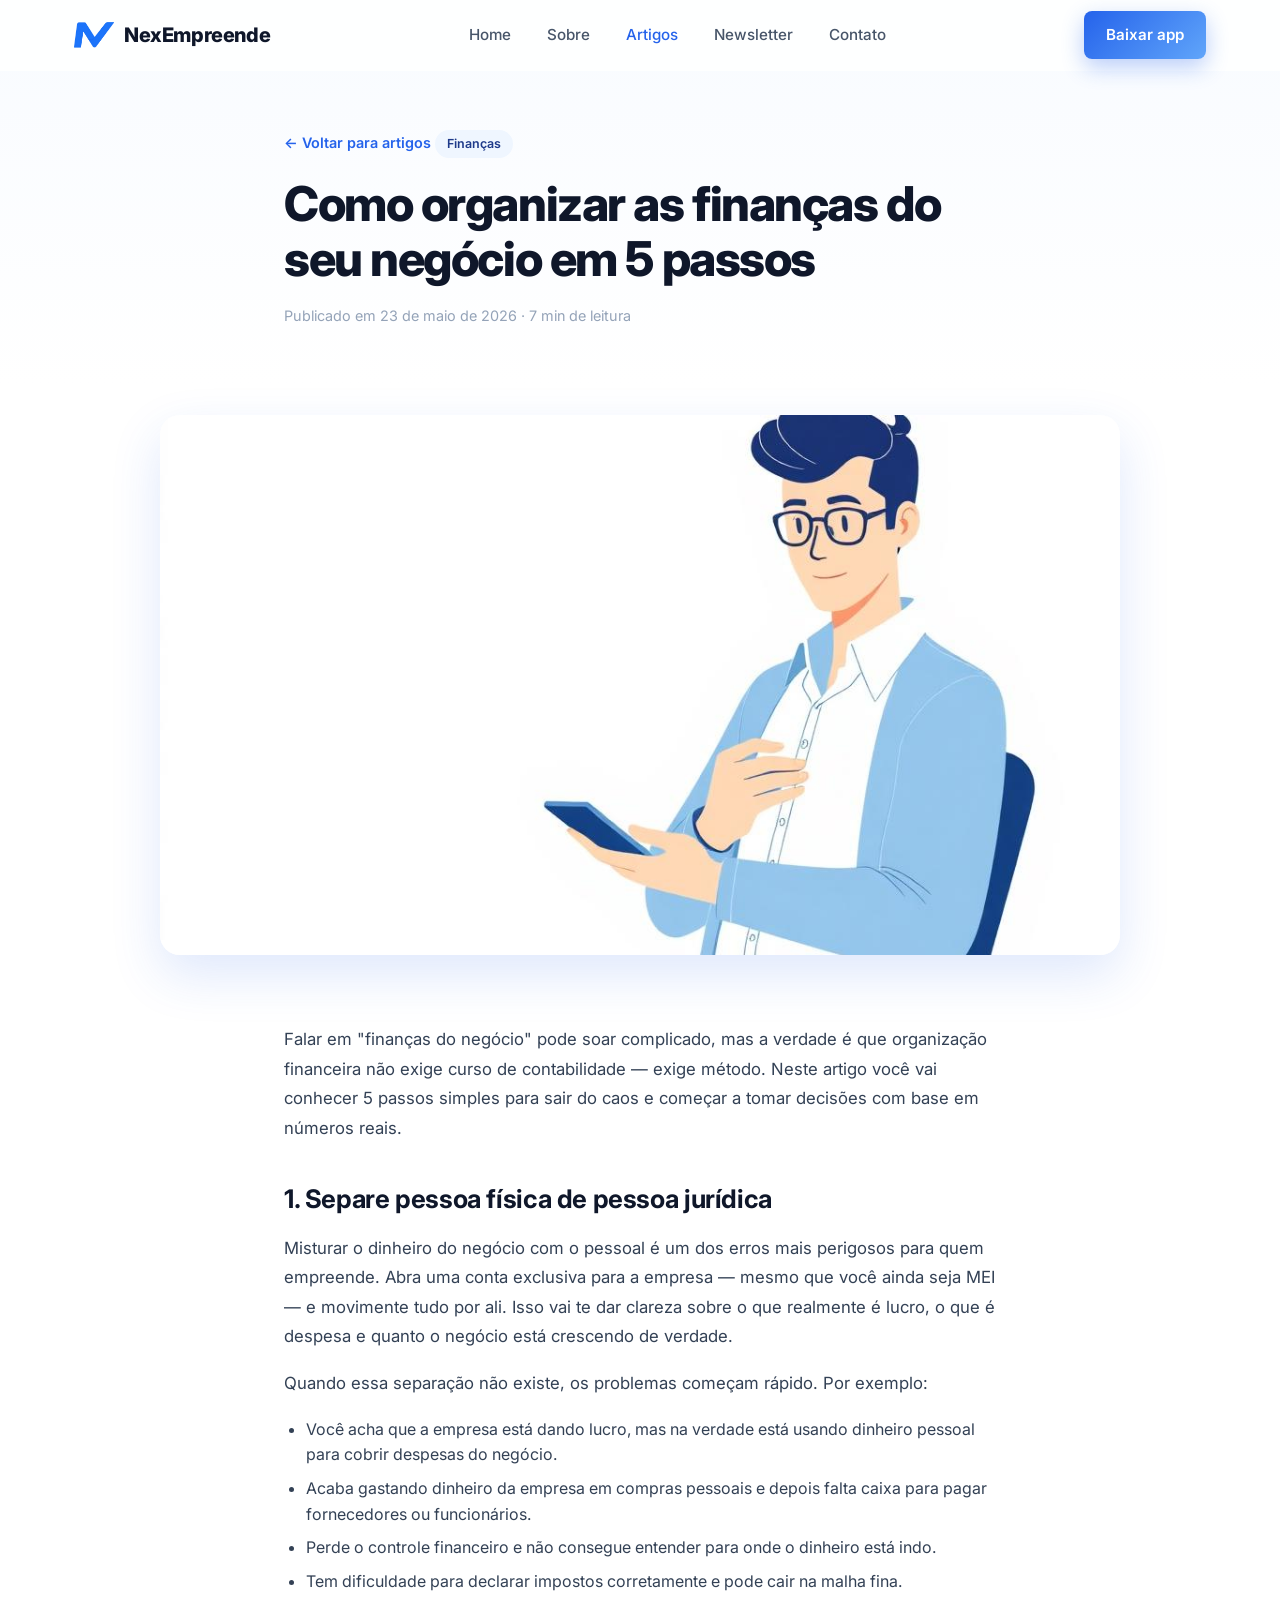
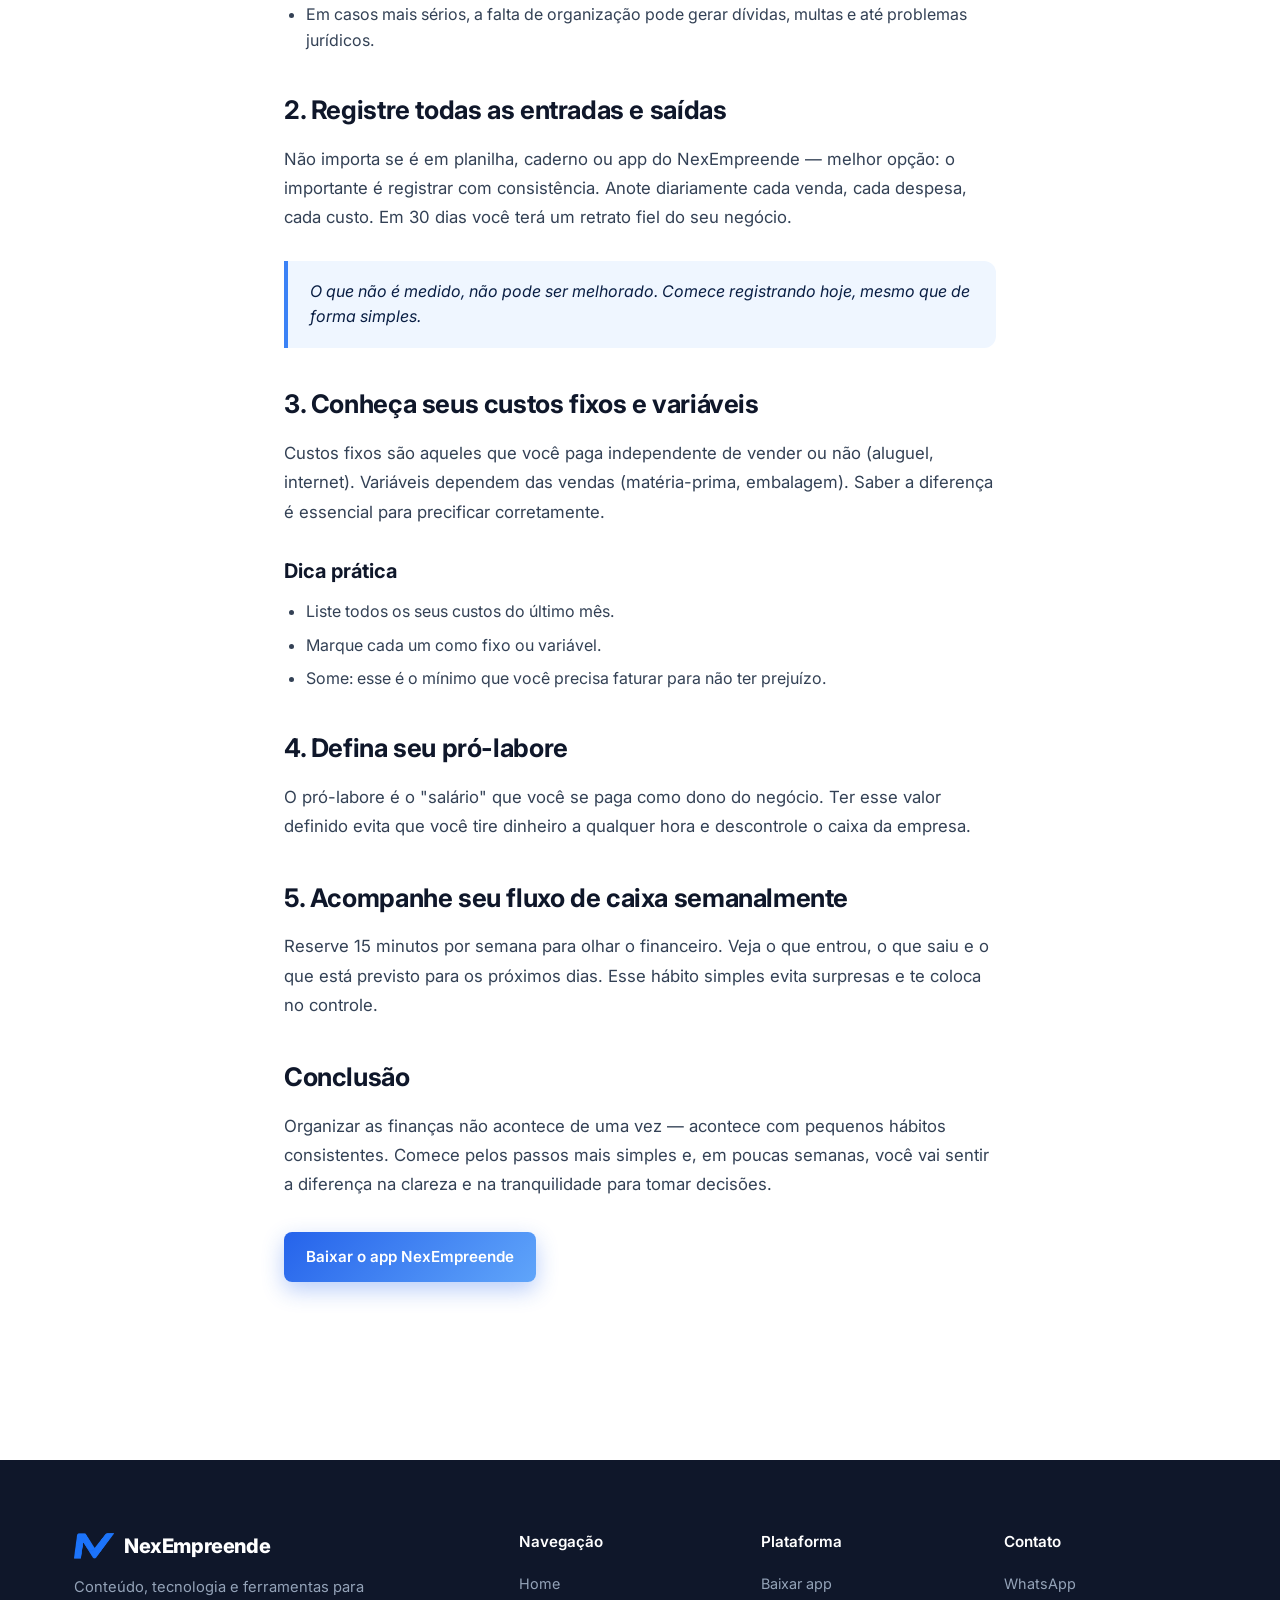
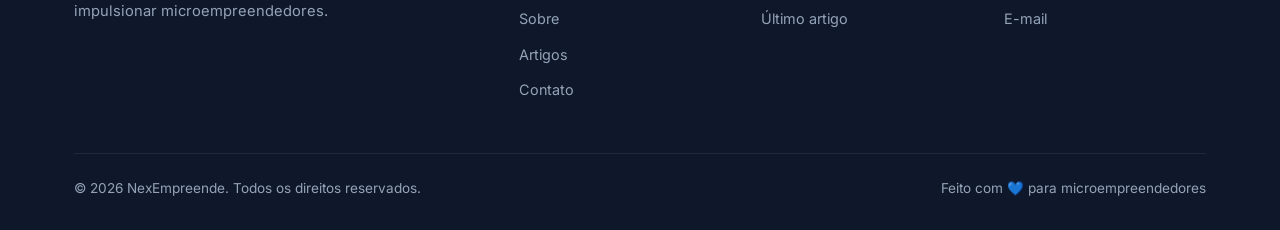
<file: articles/financas-em-5-passos.html>
<!DOCTYPE html>
<html lang="pt-BR">
<head>
  <meta charset="UTF-8" />
  <meta name="viewport" content="width=device-width, initial-scale=1.0" />
  <title>Como organizar as finanças do seu negócio em 5 passos — NexEmpreende</title>
  <meta name="description" content="Guia prático para microempreendedores organizarem as finanças do negócio, separarem PF de PJ e tomarem decisões com base em números reais." />
  <meta property="og:type" content="article" />
  <meta property="og:title" content="Como organizar as finanças do seu negócio em 5 passos" />
  <meta property="og:description" content="Saia do caos financeiro com um passo a passo simples e aplicável hoje." />
  <meta property="og:image" content="../images/article-1.jpg" />
  <meta name="twitter:card" content="summary_large_image" />
  <link rel="icon" type="image/png" href="../images/favicon.png" />
  <link rel="preconnect" href="https://fonts.googleapis.com" />
  <link rel="preconnect" href="https://fonts.gstatic.com" crossorigin />
  <link href="https://fonts.googleapis.com/css2?family=Inter:wght@400;500;600;700;800&display=swap" rel="stylesheet" />
  <link rel="stylesheet" href="../css/style.css" />
</head>
<body>

  <header class="navbar">
    <div class="container nav-inner">
      <a href="../index.html" class="logo">
        <img
          src="../images/logo.png"
          width="40px"
          height="auto"
        />
        NexEmpreende
      </a>
      <nav>
        <ul class="nav-links">
          <li><a href="../index.html">Home</a></li>
          <li><a href="../sobre.html">Sobre</a></li>
          <li><a href="../artigos.html" class="active">Artigos</a></li>
          <li><a href="../newsletter.html">Newsletter</a></li>
          <li><a href="../contato.html">Contato</a></li>
        </ul>
      </nav>
      <div class="nav-cta"><a href="../index.html#download" class="btn btn-primary">Baixar app</a></div>
      <button class="menu-toggle" aria-label="Abrir menu"><span></span><span></span><span></span></button>
    </div>
  </header>

  <section class="article-hero">
    <div class="article-wrap">
      <a href="../artigos.html" class="back-link">← Voltar para artigos</a>
      <span class="tag">Finanças</span>
      <h1>Como organizar as finanças do seu negócio em 5 passos</h1>
      <p class="meta">Publicado em 23 de maio de 2026 · 7 min de leitura</p>
    </div>
  </section>

  <div class="article-cover">
    <img src="../images/article-1.jpg" alt="Empreendedor organizando finanças no celular" />
  </div>

  <article class="article-body">
    <div class="article-wrap">
      <p>
        Falar em "finanças do negócio" pode soar complicado, mas a verdade é que
        organização financeira não exige curso de contabilidade — exige método.
        Neste artigo você vai conhecer 5 passos simples para sair do caos e
        começar a tomar decisões com base em números reais.
      </p>

      <h2>1. Separe pessoa física de pessoa jurídica</h2>
      <p>
        Misturar o dinheiro do negócio com o pessoal é um dos erros mais perigosos 
        para quem empreende. Abra uma conta exclusiva para a empresa — mesmo que você 
        ainda seja MEI — e movimente tudo por ali. Isso vai te dar clareza sobre o que 
        realmente é lucro, o que é despesa e quanto o negócio está crescendo de verdade.
      </p>
      <p>
        Quando essa separação não existe, os problemas começam rápido. Por exemplo:
      </p>
      <ul>
        <li>Você acha que a empresa está dando lucro, mas na verdade está usando dinheiro pessoal para cobrir despesas do negócio.</li>
        <li>Acaba gastando dinheiro da empresa em compras pessoais e depois falta caixa para pagar fornecedores ou funcionários.</li>
        <li>Perde o controle financeiro e não consegue entender para onde o dinheiro está indo.</li>
        <li>Tem dificuldade para declarar impostos corretamente e pode cair na malha fina.</li>
        <li>Em casos mais sérios, a falta de organização pode gerar dívidas, multas e até problemas jurídicos.</li>
      </ul>

      <h2>2. Registre todas as entradas e saídas</h2>
      <p>
        Não importa se é em planilha, caderno ou app do NexEmpreende — melhor opção: o importante é registrar
        com consistência. Anote diariamente cada venda, cada despesa, cada custo.
        Em 30 dias você terá um retrato fiel do seu negócio.
      </p>

      <blockquote>
        O que não é medido, não pode ser melhorado. Comece registrando hoje, mesmo que de forma simples.
      </blockquote>

      <h2>3. Conheça seus custos fixos e variáveis</h2>
      <p>
        Custos fixos são aqueles que você paga independente de vender ou não
        (aluguel, internet). Variáveis dependem das vendas (matéria-prima,
        embalagem). Saber a diferença é essencial para precificar corretamente.
      </p>

      <h3>Dica prática</h3>
      <ul>
        <li>Liste todos os seus custos do último mês.</li>
        <li>Marque cada um como fixo ou variável.</li>
        <li>Some: esse é o mínimo que você precisa faturar para não ter prejuízo.</li>
      </ul>

      <h2>4. Defina seu pró-labore</h2>
      <p>
        O pró-labore é o "salário" que você se paga como dono do negócio. Ter
        esse valor definido evita que você tire dinheiro a qualquer hora e
        descontrole o caixa da empresa.
      </p>

      <h2>5. Acompanhe seu fluxo de caixa semanalmente</h2>
      <p>
        Reserve 15 minutos por semana para olhar o financeiro. Veja o que
        entrou, o que saiu e o que está previsto para os próximos dias. Esse
        hábito simples evita surpresas e te coloca no controle.
      </p>

      <h2>Conclusão</h2>
      <p>
        Organizar as finanças não acontece de uma vez — acontece com pequenos
        hábitos consistentes. Comece pelos passos mais simples e, em poucas
        semanas, você vai sentir a diferença na clareza e na tranquilidade
        para tomar decisões.
      </p>

      <p style="margin-top:32px">
        <a href="../index.html#download" class="btn btn-primary">Baixar o app NexEmpreende</a>
      </p>
    </div>
  </article>

  <footer>
    <div class="container">
      <div class="footer-grid">
        <div class="footer-brand">
          <div class="logo">
            <img
              src="../images/logo.png"
              width="40px"
              height="auto"
            />
            NexEmpreende
          </div>
          <p>Conteúdo, tecnologia e ferramentas para impulsionar microempreendedores.</p>
        </div>
        <div class="footer-col"><h5>Navegação</h5><ul>
          <li><a href="../index.html">Home</a></li><li><a href="../sobre.html">Sobre</a></li>
          <li><a href="../artigos.html">Artigos</a></li><li><a href="../contato.html">Contato</a></li>
        </ul></div>
        <div class="footer-col"><h5>Plataforma</h5><ul>
          <li><a href="../index.html#download">Baixar app</a></li>
          <li><a href="../ultimo-artigo.html">Último artigo</a></li>
        </ul></div>
        <div class="footer-col"><h5>Contato</h5><ul>
          <li><a href="../contato.html">WhatsApp</a></li><li><a href="../contato.html">E-mail</a></li>
        </ul></div>
      </div>
      <div class="footer-bottom">
        <span>© <span id="year"></span> NexEmpreende. Todos os direitos reservados.</span>
        <span>Feito com 💙 para microempreendedores</span>
      </div>
    </div>
  </footer>
  <script src="../js/main.js"></script>
</body>
</html>
</file>
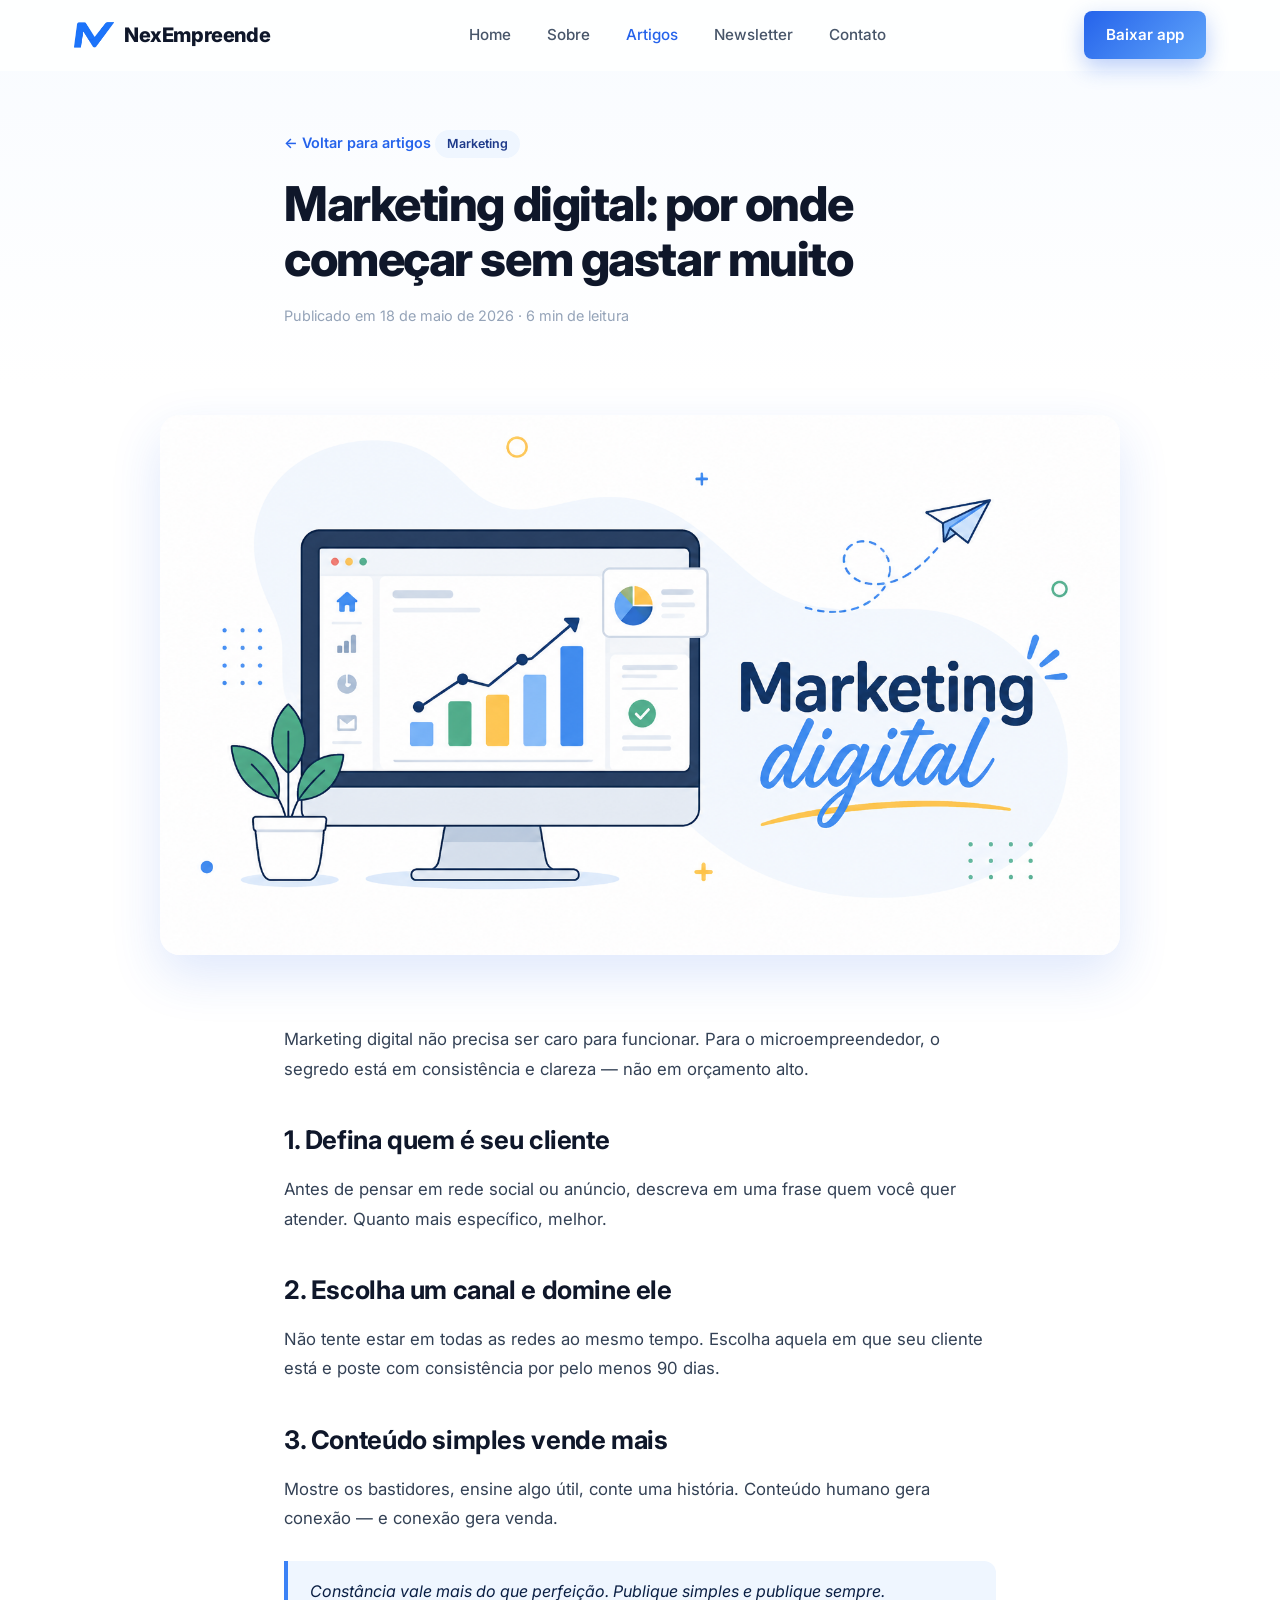
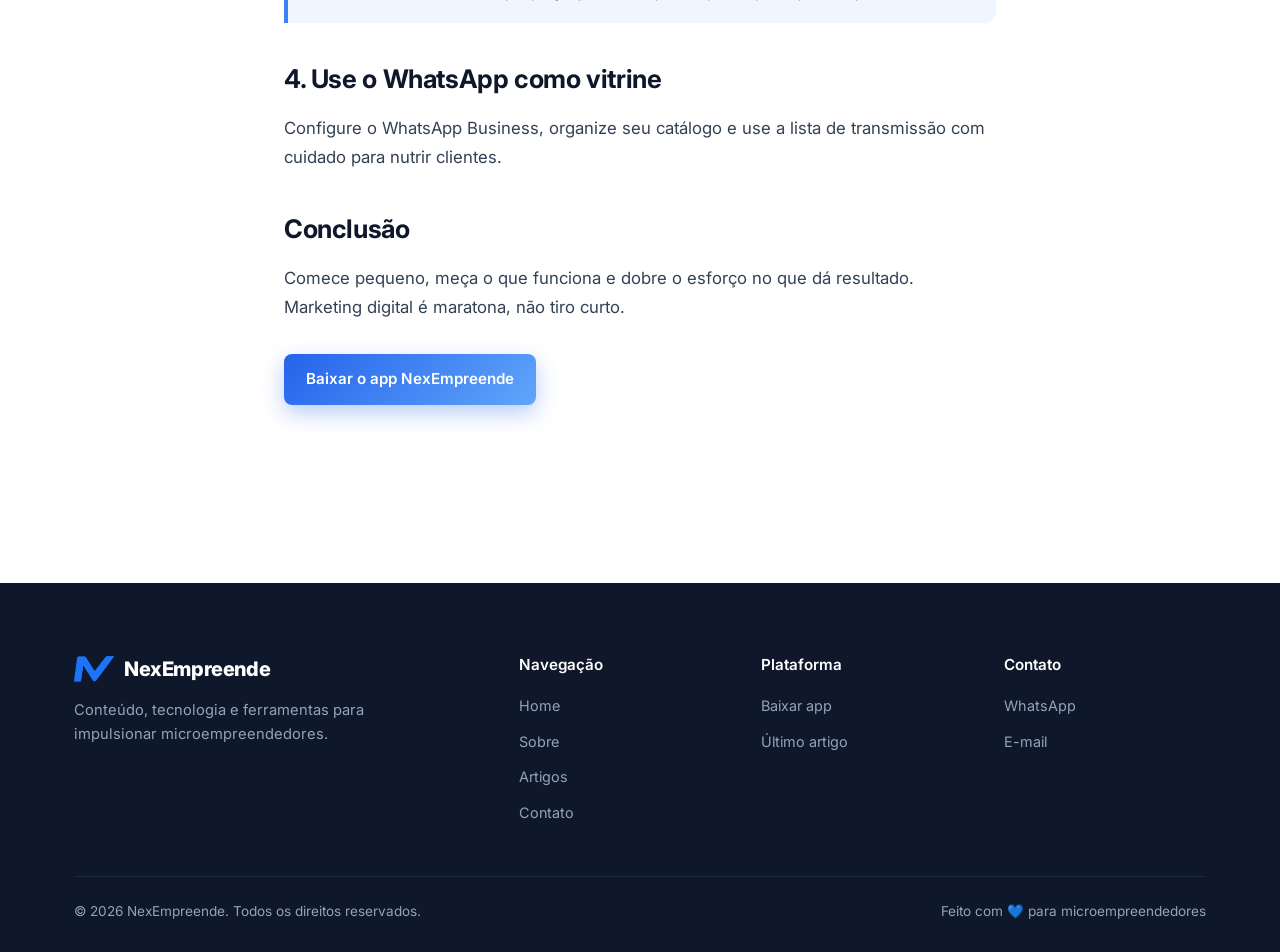
<file: articles/marketing-digital.html>
<!DOCTYPE html>
<html lang="pt-BR">
<head>
  <meta charset="UTF-8" />
  <meta name="viewport" content="width=device-width, initial-scale=1.0" />
  <title>Marketing digital: por onde começar sem gastar muito — NexEmpreende</title>
  <meta name="description" content="Estratégias práticas de marketing digital para microempreendedores que querem aparecer e vender mais sem investir alto." />
  <meta property="og:type" content="article" />
  <meta property="og:title" content="Marketing digital: por onde começar sem gastar muito" />
  <meta property="og:description" content="Dicas reais para começar a vender online com pouco investimento." />
  <meta property="og:image" content="../images/article-2.jpg" />
  <link rel="icon" type="image/png" href="../images/favicon.png" />
  <link rel="preconnect" href="https://fonts.googleapis.com" />
  <link rel="preconnect" href="https://fonts.gstatic.com" crossorigin />
  <link href="https://fonts.googleapis.com/css2?family=Inter:wght@400;500;600;700;800&display=swap" rel="stylesheet" />
  <link rel="stylesheet" href="../css/style.css" />
</head>
<body>
  <header class="navbar">
    <div class="container nav-inner">
      <a href="../index.html" class="logo">
        <img
          src="../images/logo.png"
          width="40px"
          height="auto"
        />
        NexEmpreende
      </a>
      <nav><ul class="nav-links">
        <li><a href="../index.html">Home</a></li>
        <li><a href="../sobre.html">Sobre</a></li>
        <li><a href="../artigos.html" class="active">Artigos</a></li>
        <li><a href="../newsletter.html">Newsletter</a></li>
        <li><a href="../contato.html">Contato</a></li>
      </ul></nav>
      <div class="nav-cta"><a href="../index.html#download" class="btn btn-primary">Baixar app</a></div>
      <button class="menu-toggle" aria-label="Abrir menu"><span></span><span></span><span></span></button>
    </div>
  </header>

  <section class="article-hero">
    <div class="article-wrap">
      <a href="../artigos.html" class="back-link">← Voltar para artigos</a>
      <span class="tag">Marketing</span>
      <h1>Marketing digital: por onde começar sem gastar muito</h1>
      <p class="meta">Publicado em 18 de maio de 2026 · 6 min de leitura</p>
    </div>
  </section>

  <div class="article-cover">
    <img src="../images/article-2.png" alt="Marketing digital para pequenos negócios" />
  </div>

  <article class="article-body">
    <div class="article-wrap">
      <p>Marketing digital não precisa ser caro para funcionar. Para o microempreendedor, o segredo está em consistência e clareza — não em orçamento alto.</p>

      <h2>1. Defina quem é seu cliente</h2>
      <p>Antes de pensar em rede social ou anúncio, descreva em uma frase quem você quer atender. Quanto mais específico, melhor.</p>

      <h2>2. Escolha um canal e domine ele</h2>
      <p>Não tente estar em todas as redes ao mesmo tempo. Escolha aquela em que seu cliente está e poste com consistência por pelo menos 90 dias.</p>

      <h2>3. Conteúdo simples vende mais</h2>
      <p>Mostre os bastidores, ensine algo útil, conte uma história. Conteúdo humano gera conexão — e conexão gera venda.</p>

      <blockquote>Constância vale mais do que perfeição. Publique simples e publique sempre.</blockquote>

      <h2>4. Use o WhatsApp como vitrine</h2>
      <p>Configure o WhatsApp Business, organize seu catálogo e use a lista de transmissão com cuidado para nutrir clientes.</p>

      <h2>Conclusão</h2>
      <p>Comece pequeno, meça o que funciona e dobre o esforço no que dá resultado. Marketing digital é maratona, não tiro curto.</p>

      <p style="margin-top:32px">
        <a href="../index.html#download" class="btn btn-primary">Baixar o app NexEmpreende</a>
      </p>
    </div>
  </article>

  <footer>
    <div class="container">
      <div class="footer-grid">
        <div class="footer-brand">
          <div class="logo">
            <img
              src="../images/logo.png"
              width="40px"
              height="auto"
            />
            NexEmpreende
          </div>
          <p>Conteúdo, tecnologia e ferramentas para impulsionar microempreendedores.</p>
        </div>
        <div class="footer-col"><h5>Navegação</h5><ul>
          <li><a href="../index.html">Home</a></li><li><a href="../sobre.html">Sobre</a></li>
          <li><a href="../artigos.html">Artigos</a></li><li><a href="../contato.html">Contato</a></li>
        </ul></div>
        <div class="footer-col"><h5>Plataforma</h5><ul>
          <li><a href="../index.html#download">Baixar app</a></li>
          <li><a href="../ultimo-artigo.html">Último artigo</a></li>
        </ul></div>
        <div class="footer-col"><h5>Contato</h5><ul>
          <li><a href="../contato.html">WhatsApp</a></li><li><a href="../contato.html">E-mail</a></li>
        </ul></div>
      </div>
      <div class="footer-bottom">
        <span>© <span id="year"></span> NexEmpreende. Todos os direitos reservados.</span>
        <span>Feito com 💙 para microempreendedores</span>
      </div>
    </div>
  </footer>
  <script src="../js/main.js"></script>
</body>
</html>
</file>
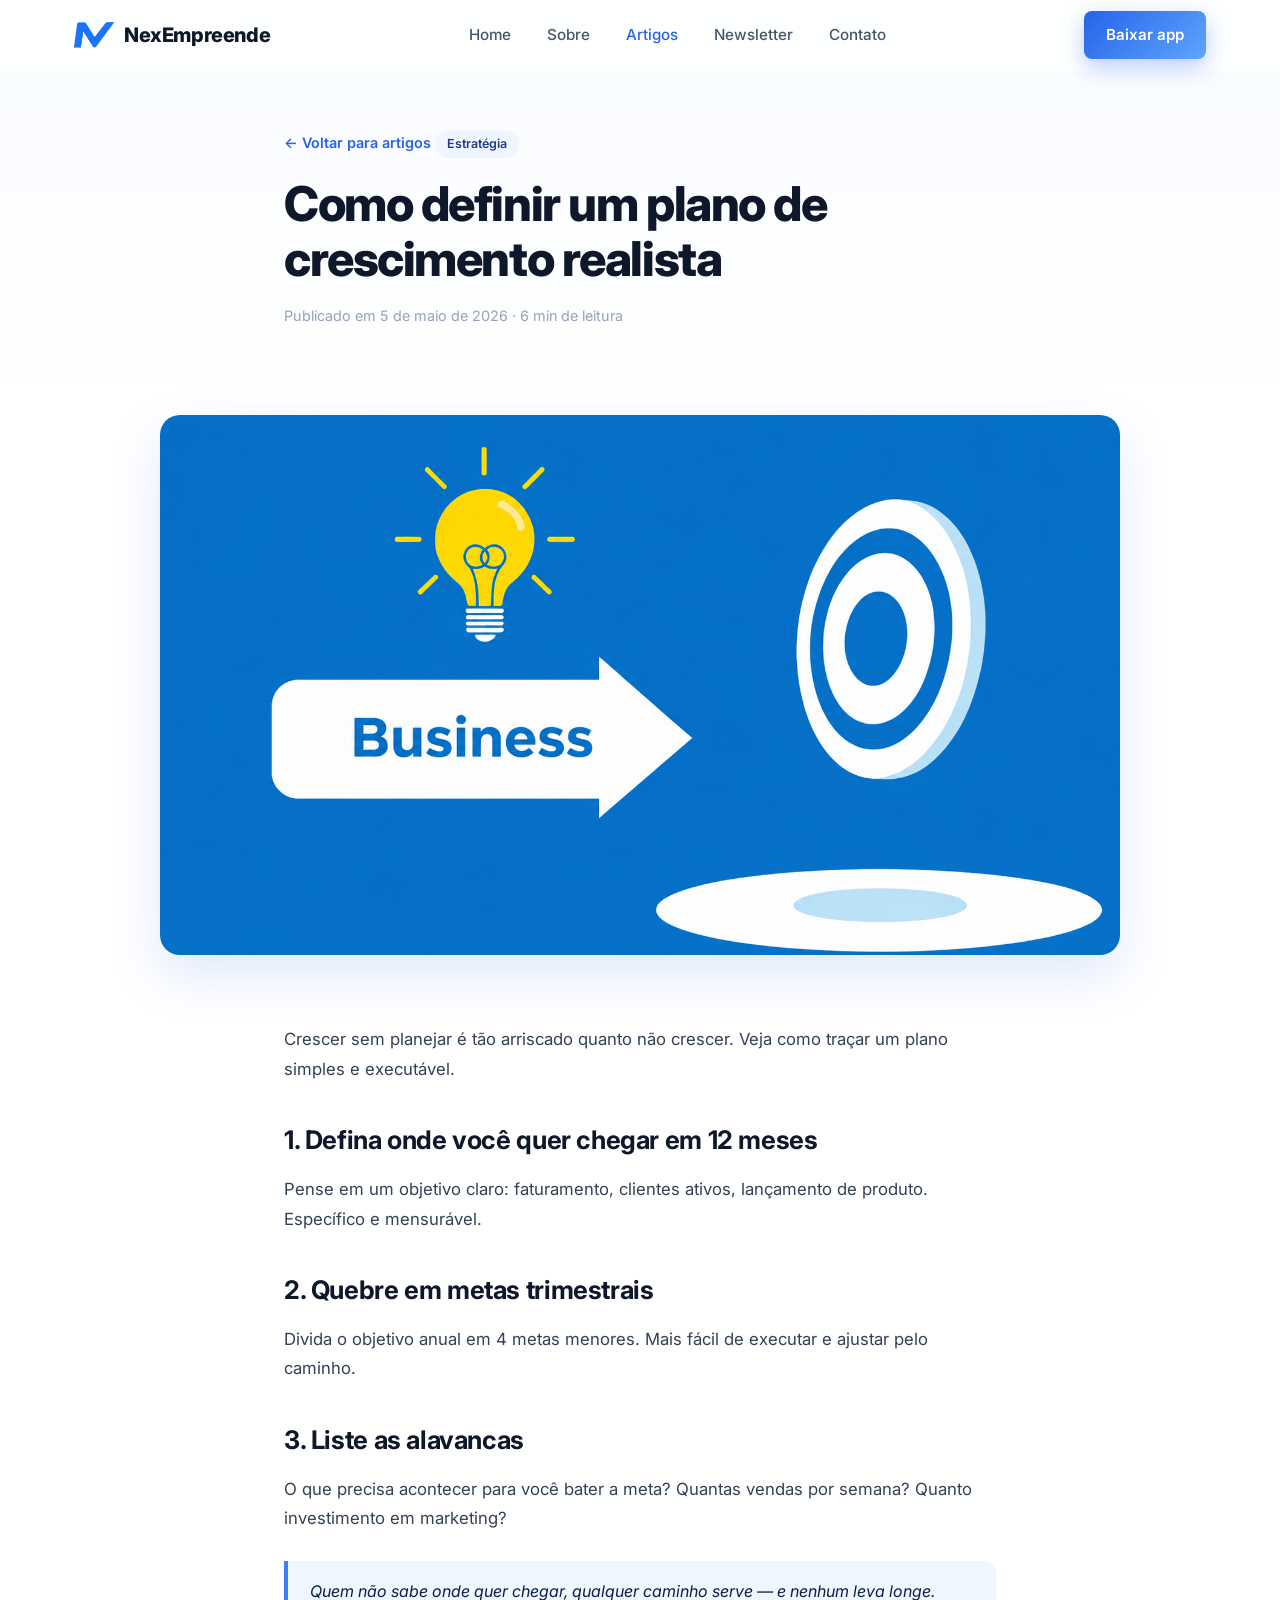
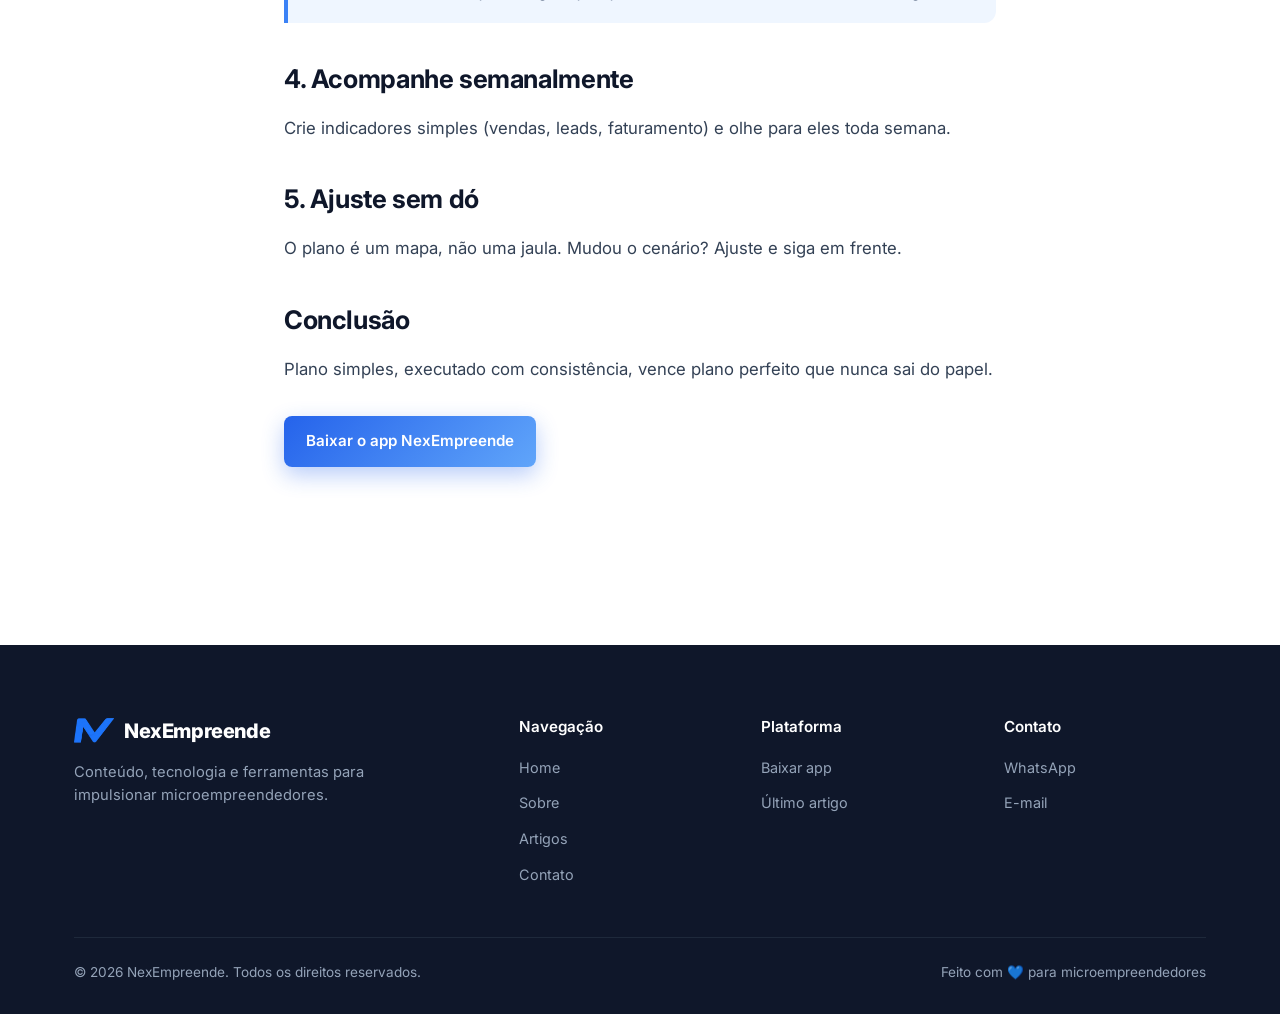
<file: articles/plano-de-crescimento.html>
<!DOCTYPE html>
<html lang="pt-BR">
<head>
  <meta charset="UTF-8" />
  <meta name="viewport" content="width=device-width, initial-scale=1.0" />
  <title>Como definir um plano de crescimento realista — NexEmpreende</title>
  <meta name="description" content="Aprenda a sair do achismo e construir um plano de crescimento prático e sustentável para o seu negócio." />
  <meta property="og:type" content="article" />
  <meta property="og:title" content="Como definir um plano de crescimento realista" />
  <meta property="og:description" content="Saia do achismo e construa o próximo passo do seu negócio." />
  <meta property="og:image" content="../images/article-4.jpg" />
  <link rel="icon" type="image/png" href="../images/favicon.png" />
  <link rel="preconnect" href="https://fonts.googleapis.com" />
  <link rel="preconnect" href="https://fonts.gstatic.com" crossorigin />
  <link href="https://fonts.googleapis.com/css2?family=Inter:wght@400;500;600;700;800&display=swap" rel="stylesheet" />
  <link rel="stylesheet" href="../css/style.css" />
</head>
<body>
  <header class="navbar">
    <div class="container nav-inner">
      <a href="../index.html" class="logo">
        <img
          src="../images/logo.png"
          width="40px"
          height="auto"
        />
        NexEmpreende
      </a>
      <nav><ul class="nav-links">
        <li><a href="../index.html">Home</a></li>
        <li><a href="../sobre.html">Sobre</a></li>
        <li><a href="../artigos.html" class="active">Artigos</a></li>
        <li><a href="../newsletter.html">Newsletter</a></li>
        <li><a href="../contato.html">Contato</a></li>
      </ul></nav>
      <div class="nav-cta"><a href="../index.html#download" class="btn btn-primary">Baixar app</a></div>
      <button class="menu-toggle" aria-label="Abrir menu"><span></span><span></span><span></span></button>
    </div>
  </header>

  <section class="article-hero">
    <div class="article-wrap">
      <a href="../artigos.html" class="back-link">← Voltar para artigos</a>
      <span class="tag">Estratégia</span>
      <h1>Como definir um plano de crescimento realista</h1>
      <p class="meta">Publicado em 5 de maio de 2026 · 6 min de leitura</p>
    </div>
  </section>

  <div class="article-cover">
    <img src="../images/article-4.png" alt="Estratégia de crescimento e foco em objetivo" />
  </div>

  <article class="article-body">
    <div class="article-wrap">
      <p>Crescer sem planejar é tão arriscado quanto não crescer. Veja como traçar um plano simples e executável.</p>

      <h2>1. Defina onde você quer chegar em 12 meses</h2>
      <p>Pense em um objetivo claro: faturamento, clientes ativos, lançamento de produto. Específico e mensurável.</p>

      <h2>2. Quebre em metas trimestrais</h2>
      <p>Divida o objetivo anual em 4 metas menores. Mais fácil de executar e ajustar pelo caminho.</p>

      <h2>3. Liste as alavancas</h2>
      <p>O que precisa acontecer para você bater a meta? Quantas vendas por semana? Quanto investimento em marketing?</p>

      <blockquote>Quem não sabe onde quer chegar, qualquer caminho serve — e nenhum leva longe.</blockquote>

      <h2>4. Acompanhe semanalmente</h2>
      <p>Crie indicadores simples (vendas, leads, faturamento) e olhe para eles toda semana.</p>

      <h2>5. Ajuste sem dó</h2>
      <p>O plano é um mapa, não uma jaula. Mudou o cenário? Ajuste e siga em frente.</p>

      <h2>Conclusão</h2>
      <p>Plano simples, executado com consistência, vence plano perfeito que nunca sai do papel.</p>

      <p style="margin-top:32px">
        <a href="../index.html#download" class="btn btn-primary">Baixar o app NexEmpreende</a>
      </p>
    </div>
  </article>

  <footer>
    <div class="container">
      <div class="footer-grid">
        <div class="footer-brand">
          <div class="logo">
            <img
              src="../images/logo.png"
              width="40px"
              height="auto"
            />
            NexEmpreende
          </div>
          <p>Conteúdo, tecnologia e ferramentas para impulsionar microempreendedores.</p>
        </div>
        <div class="footer-col"><h5>Navegação</h5><ul>
          <li><a href="../index.html">Home</a></li><li><a href="../sobre.html">Sobre</a></li>
          <li><a href="../artigos.html">Artigos</a></li><li><a href="../contato.html">Contato</a></li>
        </ul></div>
        <div class="footer-col"><h5>Plataforma</h5><ul>
          <li><a href="../index.html#download">Baixar app</a></li>
          <li><a href="../ultimo-artigo.html">Último artigo</a></li>
        </ul></div>
        <div class="footer-col"><h5>Contato</h5><ul>
          <li><a href="../contato.html">WhatsApp</a></li><li><a href="../contato.html">E-mail</a></li>
        </ul></div>
      </div>
      <div class="footer-bottom">
        <span>© <span id="year"></span> NexEmpreende. Todos os direitos reservados.</span>
        <span>Feito com 💙 para microempreendedores</span>
      </div>
    </div>
  </footer>
  <script src="../js/main.js"></script>
</body>
</html>
</file>
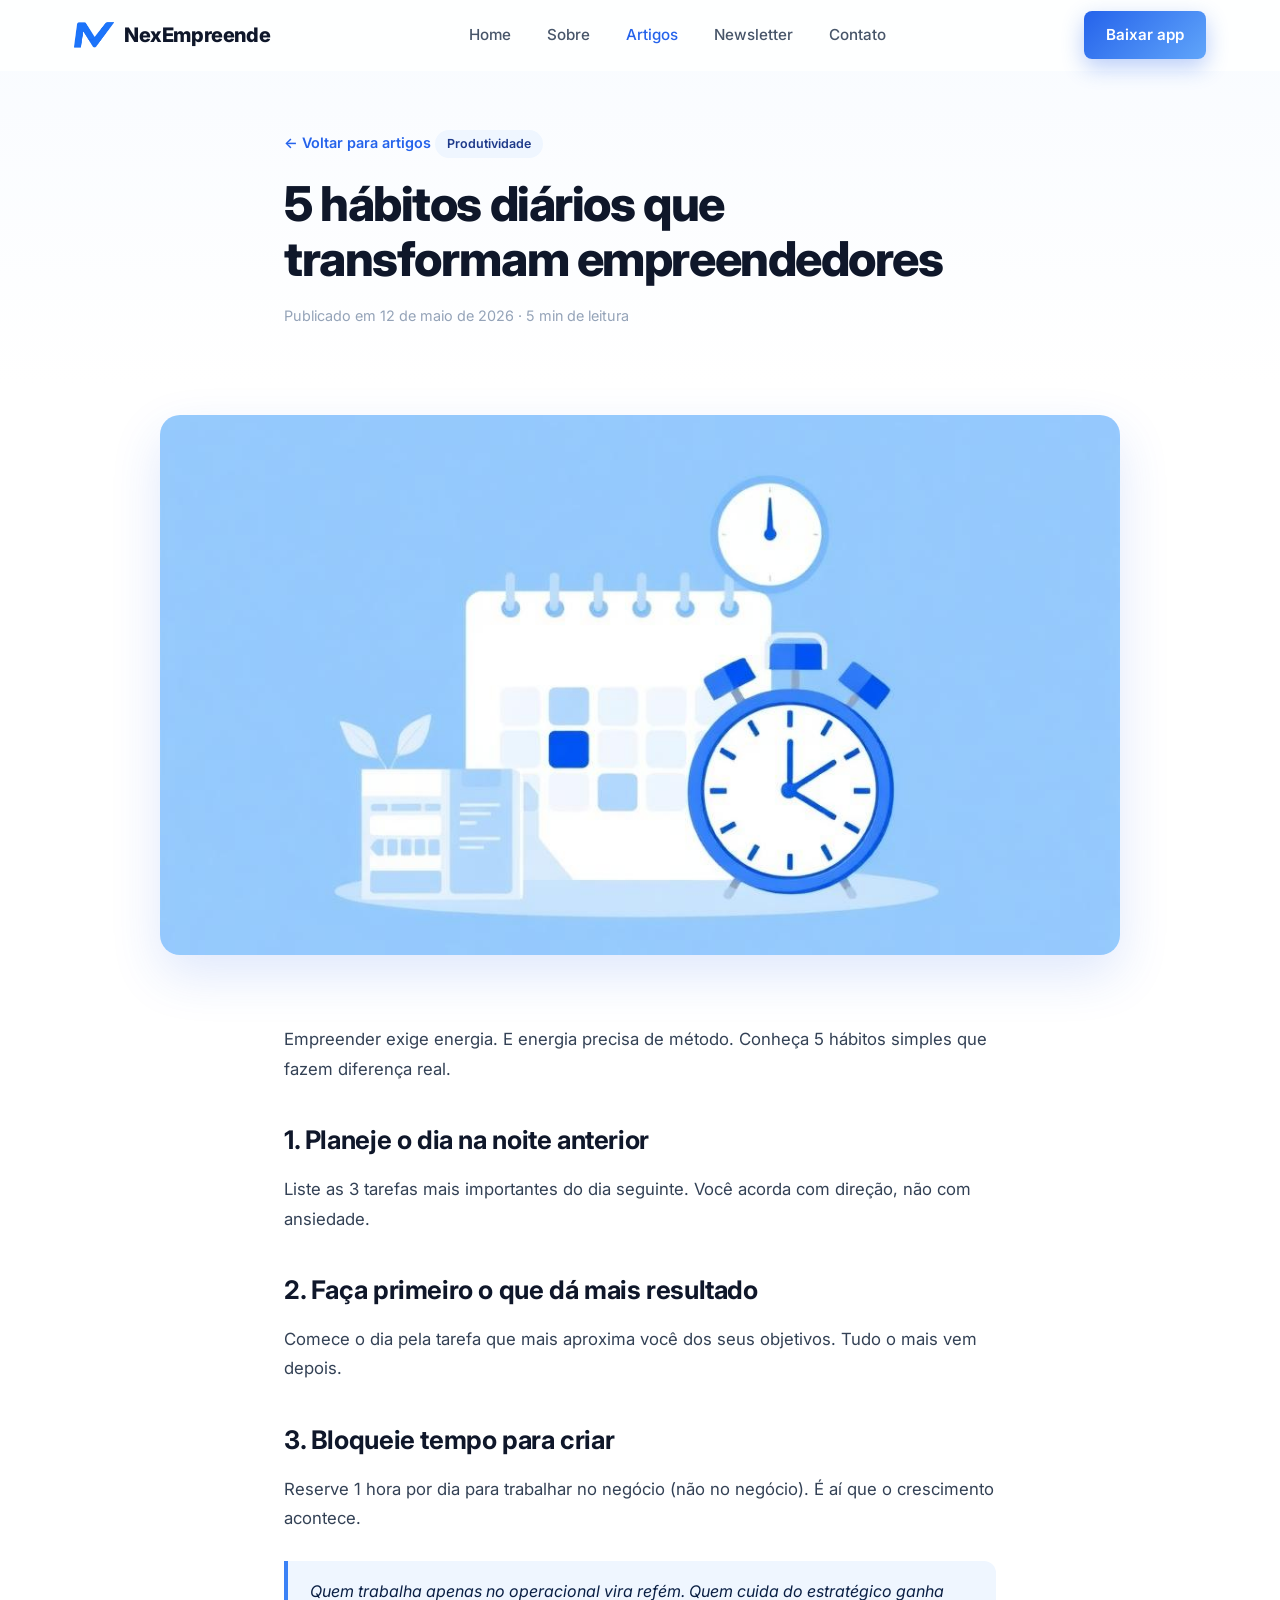
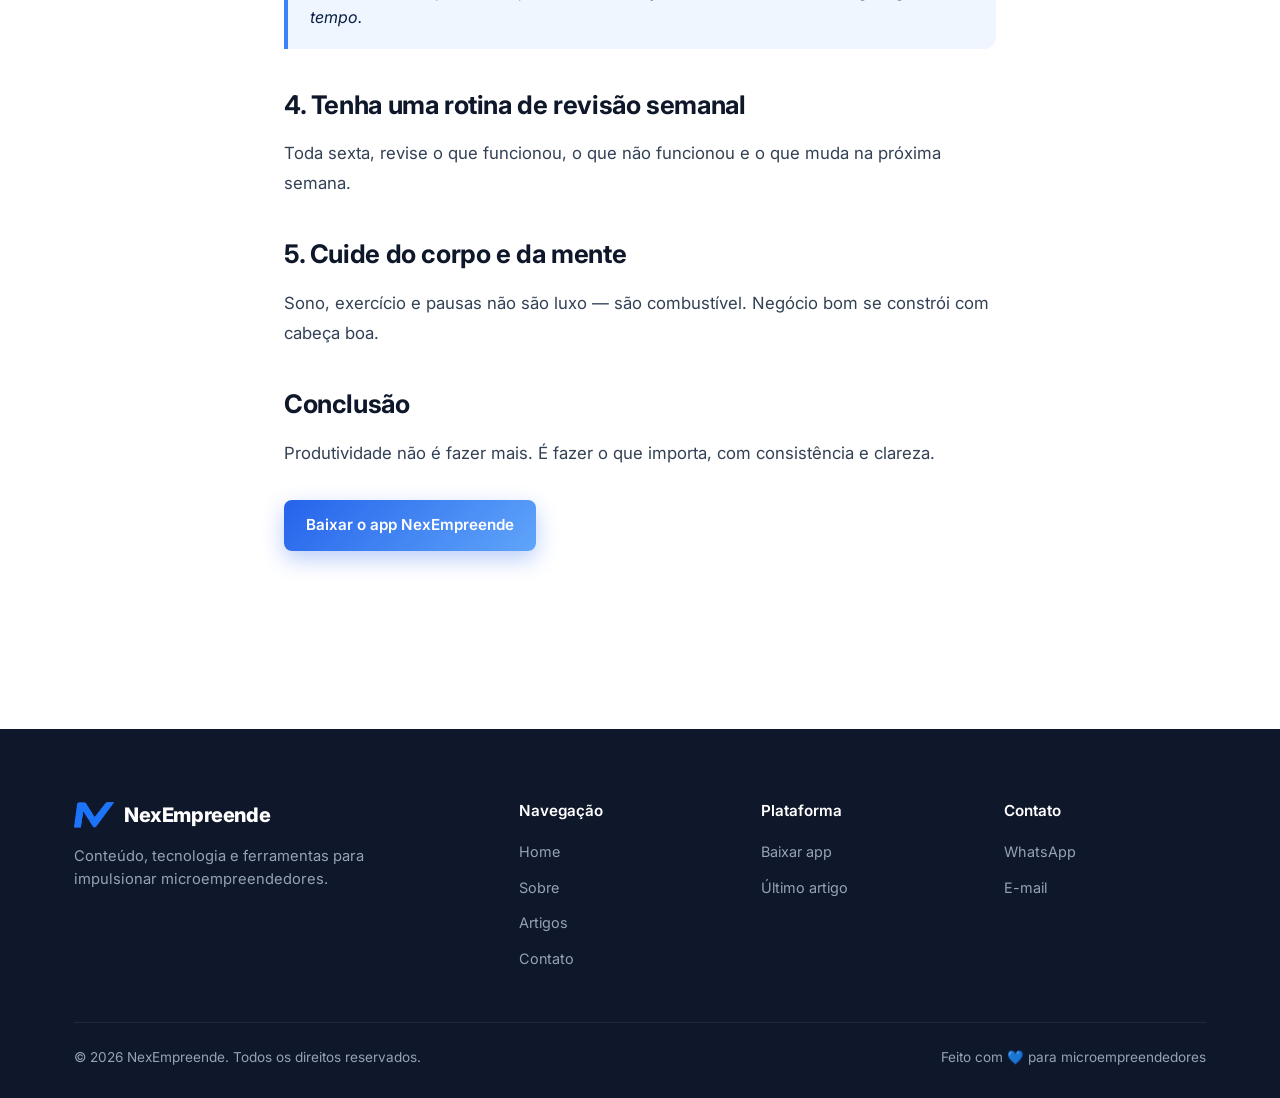
<file: articles/produtividade.html>
<!DOCTYPE html>
<html lang="pt-BR">
<head>
  <meta charset="UTF-8" />
  <meta name="viewport" content="width=device-width, initial-scale=1.0" />
  <title>5 hábitos diários que transformam empreendedores — NexEmpreende</title>
  <meta name="description" content="Rotinas simples e poderosas que ajudam empreendedores a serem mais produtivos sem se esgotarem." />
  <meta property="og:type" content="article" />
  <meta property="og:title" content="5 hábitos diários que transformam empreendedores" />
  <meta property="og:description" content="Pequenos hábitos, grandes resultados no seu dia a dia." />
  <meta property="og:image" content="../images/article-3.jpg" />
  <link rel="icon" type="image/png" href="../images/favicon.png" />
  <link rel="preconnect" href="https://fonts.googleapis.com" />
  <link rel="preconnect" href="https://fonts.gstatic.com" crossorigin />
  <link href="https://fonts.googleapis.com/css2?family=Inter:wght@400;500;600;700;800&display=swap" rel="stylesheet" />
  <link rel="stylesheet" href="../css/style.css" />
</head>
<body>
  <header class="navbar">
    <div class="container nav-inner">
      <a href="../index.html" class="logo">
        <img
          src="../images/logo.png"
          width="40px"
          height="auto"
        />
        NexEmpreende
      </a>
      <nav><ul class="nav-links">
        <li><a href="../index.html">Home</a></li>
        <li><a href="../sobre.html">Sobre</a></li>
        <li><a href="../artigos.html" class="active">Artigos</a></li>
        <li><a href="../newsletter.html">Newsletter</a></li>
        <li><a href="../contato.html">Contato</a></li>
      </ul></nav>
      <div class="nav-cta"><a href="../index.html#download" class="btn btn-primary">Baixar app</a></div>
      <button class="menu-toggle" aria-label="Abrir menu"><span></span><span></span><span></span></button>
    </div>
  </header>

  <section class="article-hero">
    <div class="article-wrap">
      <a href="../artigos.html" class="back-link">← Voltar para artigos</a>
      <span class="tag">Produtividade</span>
      <h1>5 hábitos diários que transformam empreendedores</h1>
      <p class="meta">Publicado em 12 de maio de 2026 · 5 min de leitura</p>
    </div>
  </section>

  <div class="article-cover">
    <img src="../images/article-3.jpg" alt="Calendário e relógio representando produtividade" />
  </div>

  <article class="article-body">
    <div class="article-wrap">
      <p>Empreender exige energia. E energia precisa de método. Conheça 5 hábitos simples que fazem diferença real.</p>

      <h2>1. Planeje o dia na noite anterior</h2>
      <p>Liste as 3 tarefas mais importantes do dia seguinte. Você acorda com direção, não com ansiedade.</p>

      <h2>2. Faça primeiro o que dá mais resultado</h2>
      <p>Comece o dia pela tarefa que mais aproxima você dos seus objetivos. Tudo o mais vem depois.</p>

      <h2>3. Bloqueie tempo para criar</h2>
      <p>Reserve 1 hora por dia para trabalhar no negócio (não no negócio). É aí que o crescimento acontece.</p>

      <blockquote>Quem trabalha apenas no operacional vira refém. Quem cuida do estratégico ganha tempo.</blockquote>

      <h2>4. Tenha uma rotina de revisão semanal</h2>
      <p>Toda sexta, revise o que funcionou, o que não funcionou e o que muda na próxima semana.</p>

      <h2>5. Cuide do corpo e da mente</h2>
      <p>Sono, exercício e pausas não são luxo — são combustível. Negócio bom se constrói com cabeça boa.</p>

      <h2>Conclusão</h2>
      <p>Produtividade não é fazer mais. É fazer o que importa, com consistência e clareza.</p>

      <p style="margin-top:32px">
        <a href="../index.html#download" class="btn btn-primary">Baixar o app NexEmpreende</a>
      </p>
    </div>
  </article>

  <footer>
    <div class="container">
      <div class="footer-grid">
        <div class="footer-brand">
          <div class="logo">
            <img
              src="../images/logo.png"
              width="40px"
              height="auto"
            />
            NexEmpreende
          </div>
          <p>Conteúdo, tecnologia e ferramentas para impulsionar microempreendedores.</p>
        </div>
        <div class="footer-col"><h5>Navegação</h5><ul>
          <li><a href="../index.html">Home</a></li><li><a href="../sobre.html">Sobre</a></li>
          <li><a href="../artigos.html">Artigos</a></li><li><a href="../contato.html">Contato</a></li>
        </ul></div>
        <div class="footer-col"><h5>Plataforma</h5><ul>
          <li><a href="../index.html#download">Baixar app</a></li>
          <li><a href="../ultimo-artigo.html">Último artigo</a></li>
        </ul></div>
        <div class="footer-col"><h5>Contato</h5><ul>
          <li><a href="../contato.html">WhatsApp</a></li><li><a href="../contato.html">E-mail</a></li>
        </ul></div>
      </div>
      <div class="footer-bottom">
        <span>© <span id="year"></span> NexEmpreende. Todos os direitos reservados.</span>
        <span>Feito com 💙 para microempreendedores</span>
      </div>
    </div>
  </footer>
  <script src="../js/main.js"></script>
</body>
</html>
</file>
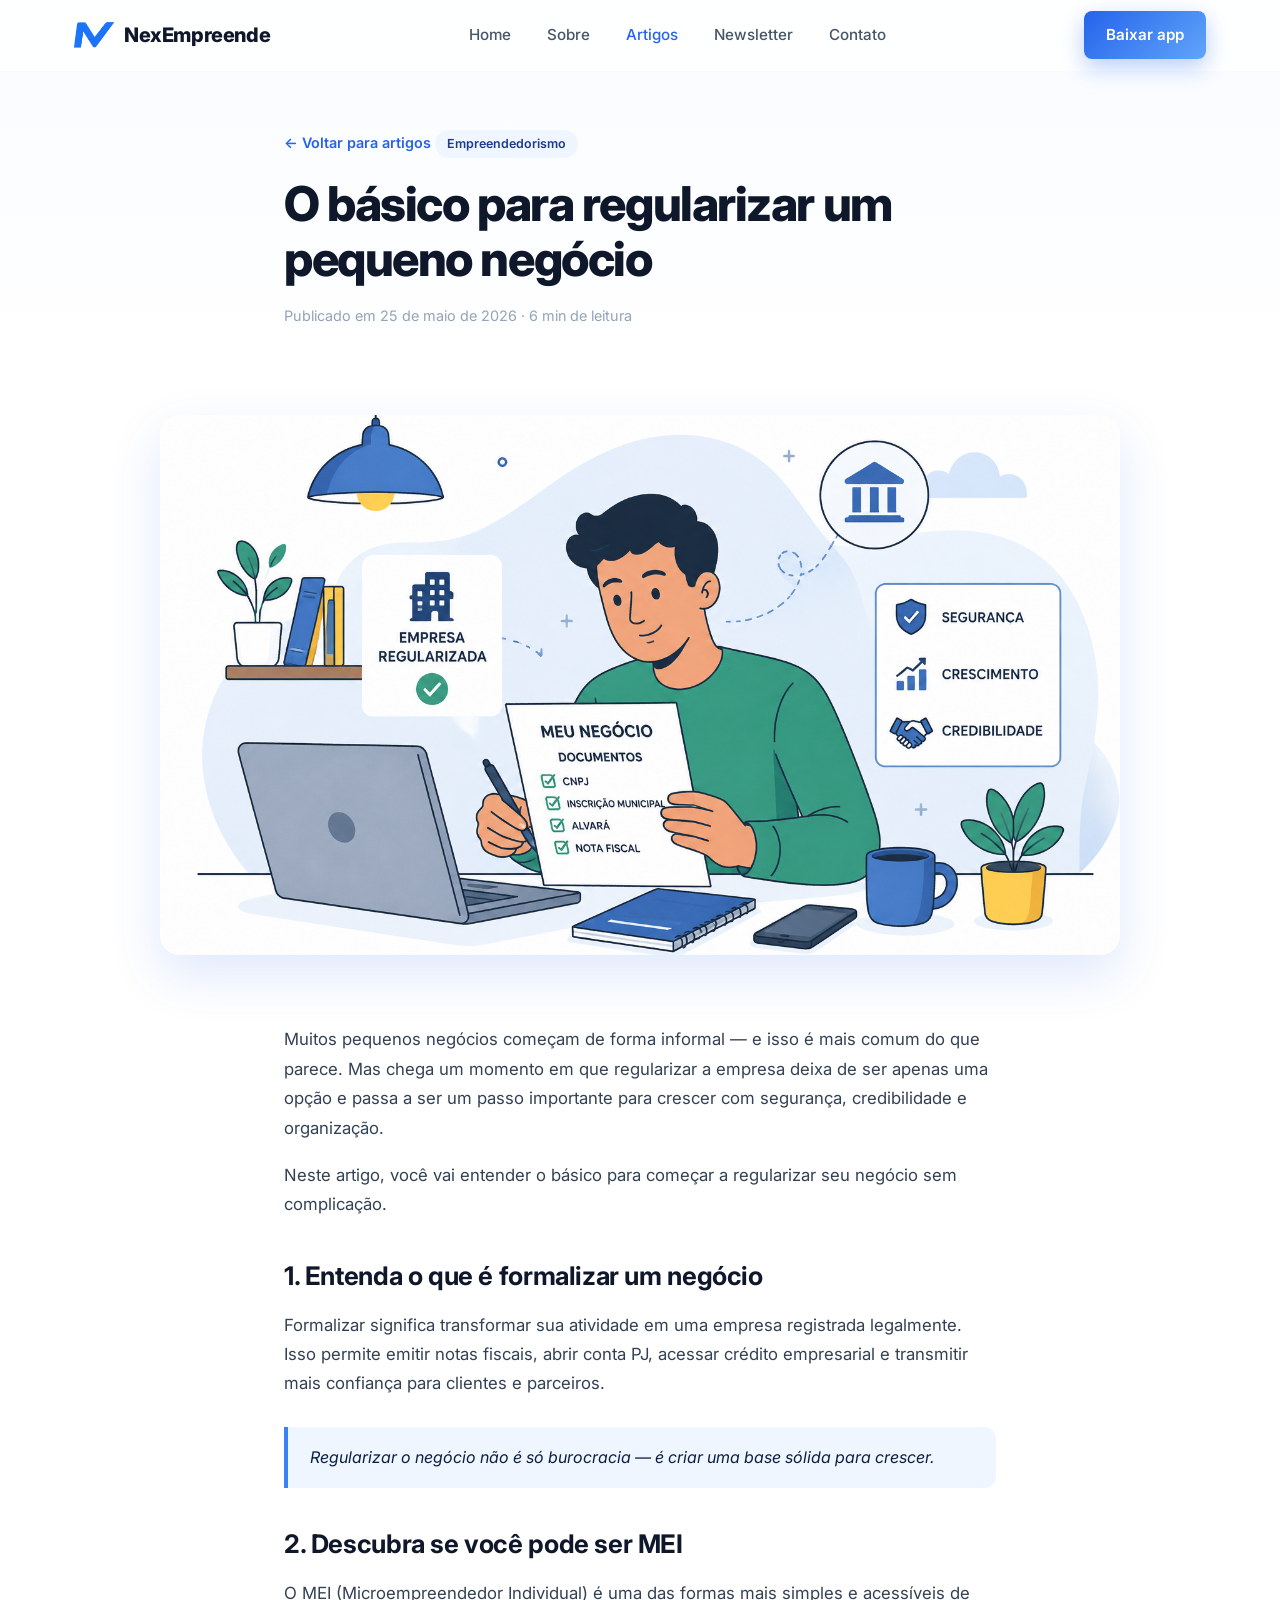
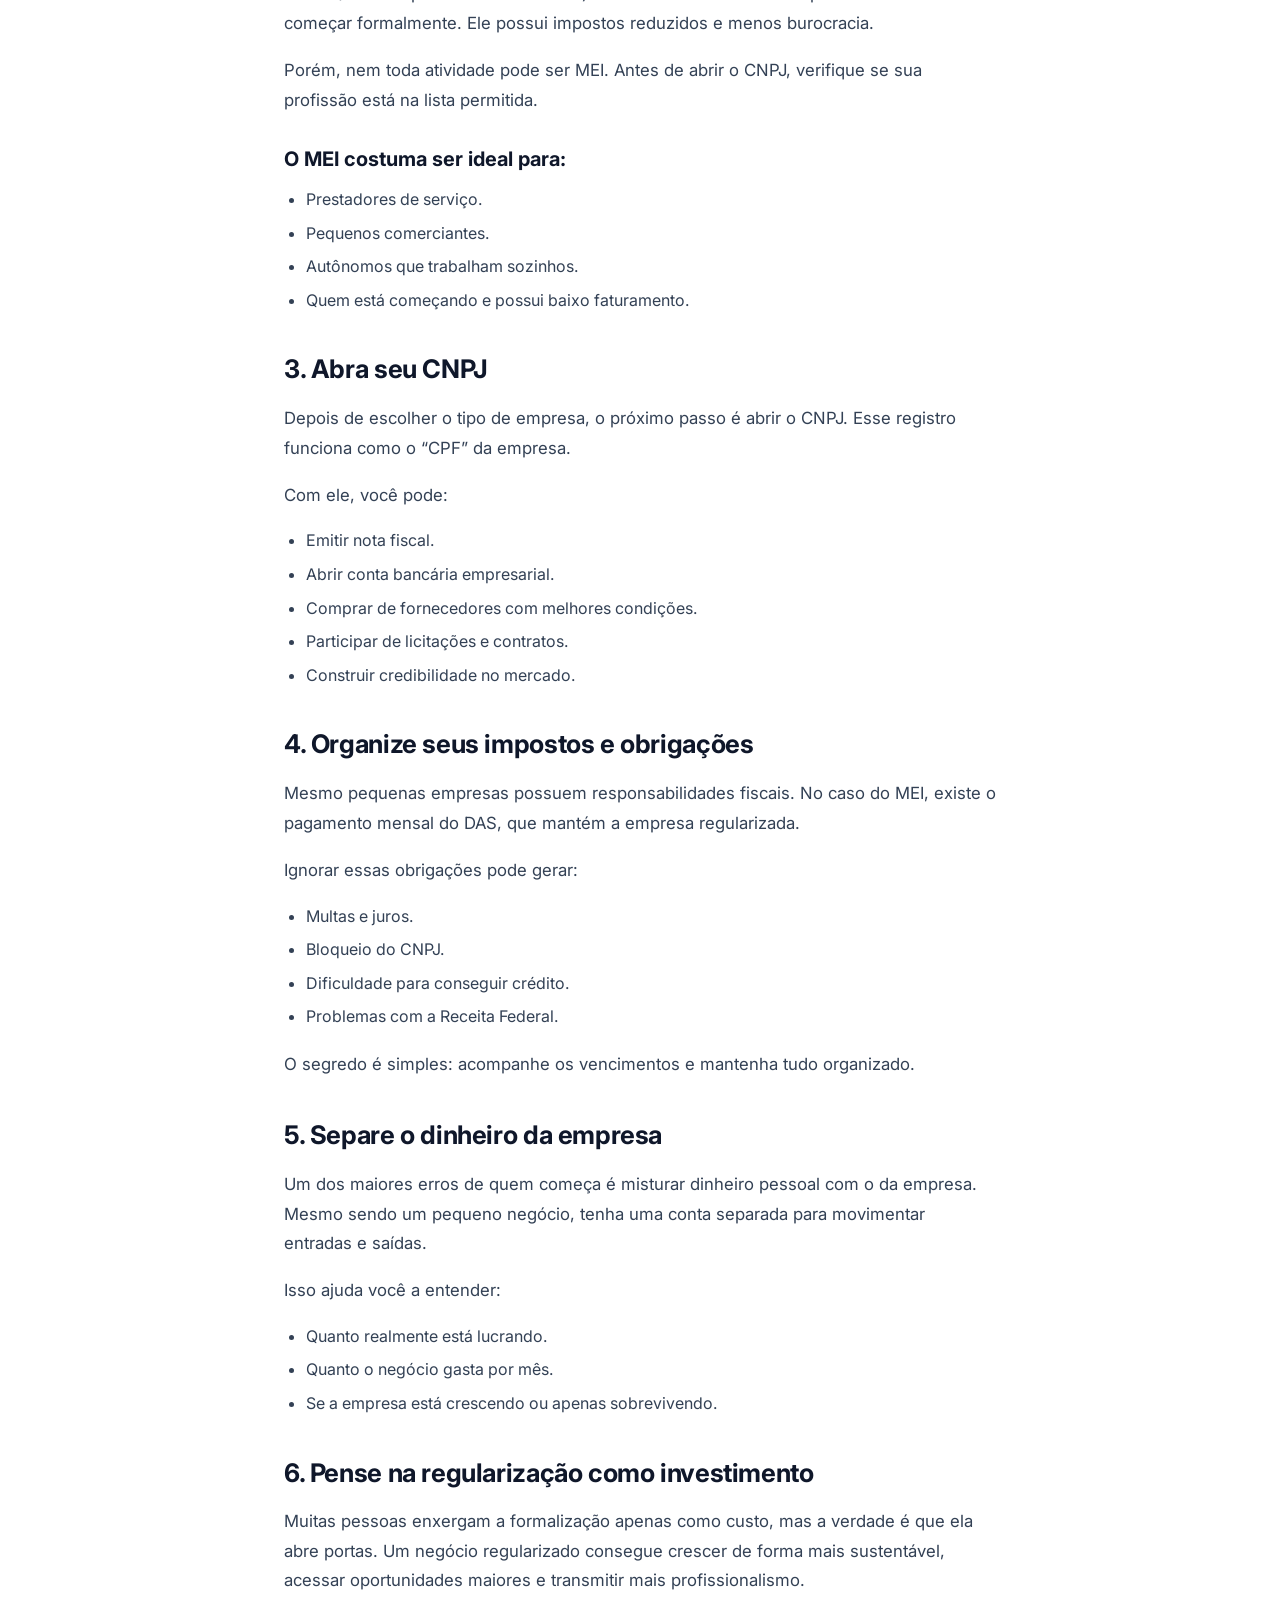
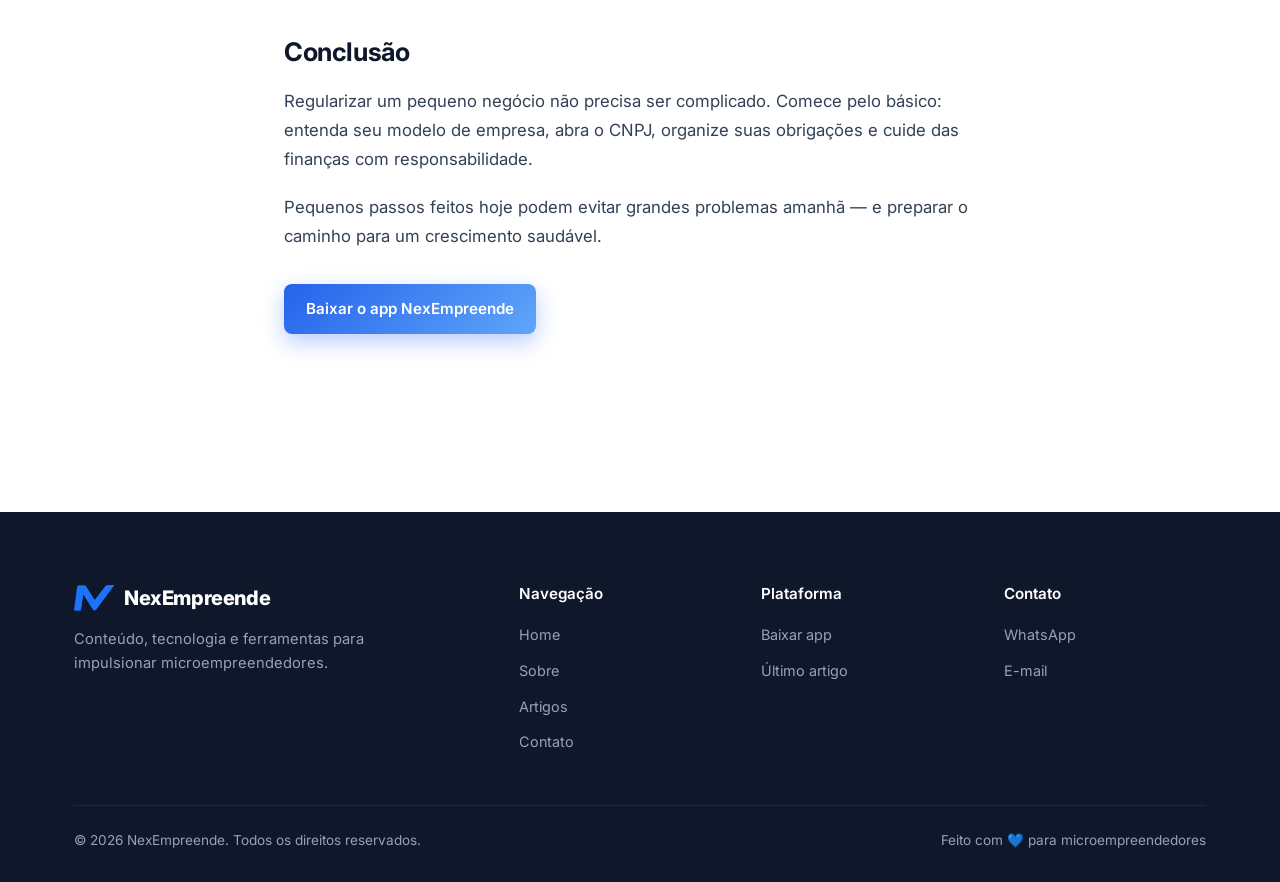
<file: articles/regularizacao.html>
<!DOCTYPE html>
<html lang="pt-BR">
<head>
  <meta charset="UTF-8" />
  <meta name="viewport" content="width=device-width, initial-scale=1.0" />
  <title>O básico para regularizar um pequeno negócio — NexEmpreende</title>
  <meta name="description" content="Entenda os primeiros passos para regularizar seu pequeno negócio e crescer com mais segurança e credibilidade." />
  <meta property="og:type" content="article" />
  <meta property="og:title" content="O básico para regularizar um pequeno negócio" />
  <meta property="og:description" content="Descubra os primeiros passos para sair da informalidade e profissionalizar o seu negócio." />
  <meta property="og:image" content="../images/article-2.jpg" />
  <meta name="twitter:card" content="summary_large_image" />
  <link rel="icon" type="image/png" href="../images/favicon.png" />
  <link rel="preconnect" href="https://fonts.googleapis.com" />
  <link rel="preconnect" href="https://fonts.gstatic.com" crossorigin />
  <link href="https://fonts.googleapis.com/css2?family=Inter:wght@400;500;600;700;800&display=swap" rel="stylesheet" />
  <link rel="stylesheet" href="../css/style.css" />
</head>
<body>

  <header class="navbar">
    <div class="container nav-inner">
      <a href="../index.html" class="logo">
        <img
          src="../images/logo.png"
          width="40px"
          height="auto"
        />
        NexEmpreende
      </a>

      <nav>
        <ul class="nav-links">
          <li><a href="../index.html">Home</a></li>
          <li><a href="../sobre.html">Sobre</a></li>
          <li><a href="../artigos.html" class="active">Artigos</a></li>
          <li><a href="../newsletter.html">Newsletter</a></li>
          <li><a href="../contato.html">Contato</a></li>
        </ul>
      </nav>

      <div class="nav-cta">
        <a href="../index.html#download" class="btn btn-primary">Baixar app</a>
      </div>

      <button class="menu-toggle" aria-label="Abrir menu">
        <span></span>
        <span></span>
        <span></span>
      </button>
    </div>
  </header>

  <section class="article-hero">
    <div class="article-wrap">
      <a href="../artigos.html" class="back-link">← Voltar para artigos</a>

      <span class="tag">Empreendedorismo</span>

      <h1>O básico para regularizar um pequeno negócio</h1>

      <p class="meta">
        Publicado em 25 de maio de 2026 · 6 min de leitura
      </p>
    </div>
  </section>

  <div class="article-cover">
    <img
      src="../images/legal1.png"
      alt="Microempreendedor organizando documentos da empresa"
    />
  </div>

  <article class="article-body">
    <div class="article-wrap">

      <p>
        Muitos pequenos negócios começam de forma informal — e isso é mais comum
        do que parece. Mas chega um momento em que regularizar a empresa deixa de
        ser apenas uma opção e passa a ser um passo importante para crescer com
        segurança, credibilidade e organização.
      </p>

      <p>
        Neste artigo, você vai entender o básico para começar a regularizar seu
        negócio sem complicação.
      </p>

      <h2>1. Entenda o que é formalizar um negócio</h2>

      <p>
        Formalizar significa transformar sua atividade em uma empresa registrada
        legalmente. Isso permite emitir notas fiscais, abrir conta PJ, acessar
        crédito empresarial e transmitir mais confiança para clientes e parceiros.
      </p>

      <blockquote>
        Regularizar o negócio não é só burocracia — é criar uma base sólida para crescer.
      </blockquote>

      <h2>2. Descubra se você pode ser MEI</h2>

      <p>
        O MEI (Microempreendedor Individual) é uma das formas mais simples e
        acessíveis de começar formalmente. Ele possui impostos reduzidos e menos
        burocracia.
      </p>

      <p>
        Porém, nem toda atividade pode ser MEI. Antes de abrir o CNPJ, verifique
        se sua profissão está na lista permitida.
      </p>

      <h3>O MEI costuma ser ideal para:</h3>

      <ul>
        <li>Prestadores de serviço.</li>
        <li>Pequenos comerciantes.</li>
        <li>Autônomos que trabalham sozinhos.</li>
        <li>Quem está começando e possui baixo faturamento.</li>
      </ul>

      <h2>3. Abra seu CNPJ</h2>

      <p>
        Depois de escolher o tipo de empresa, o próximo passo é abrir o CNPJ.
        Esse registro funciona como o “CPF” da empresa.
      </p>

      <p>
        Com ele, você pode:
      </p>

      <ul>
        <li>Emitir nota fiscal.</li>
        <li>Abrir conta bancária empresarial.</li>
        <li>Comprar de fornecedores com melhores condições.</li>
        <li>Participar de licitações e contratos.</li>
        <li>Construir credibilidade no mercado.</li>
      </ul>

      <h2>4. Organize seus impostos e obrigações</h2>

      <p>
        Mesmo pequenas empresas possuem responsabilidades fiscais. No caso do
        MEI, existe o pagamento mensal do DAS, que mantém a empresa regularizada.
      </p>

      <p>
        Ignorar essas obrigações pode gerar:
      </p>

      <ul>
        <li>Multas e juros.</li>
        <li>Bloqueio do CNPJ.</li>
        <li>Dificuldade para conseguir crédito.</li>
        <li>Problemas com a Receita Federal.</li>
      </ul>

      <p>
        O segredo é simples: acompanhe os vencimentos e mantenha tudo organizado.
      </p>

      <h2>5. Separe o dinheiro da empresa</h2>

      <p>
        Um dos maiores erros de quem começa é misturar dinheiro pessoal com o da
        empresa. Mesmo sendo um pequeno negócio, tenha uma conta separada para
        movimentar entradas e saídas.
      </p>

      <p>
        Isso ajuda você a entender:
      </p>

      <ul>
        <li>Quanto realmente está lucrando.</li>
        <li>Quanto o negócio gasta por mês.</li>
        <li>Se a empresa está crescendo ou apenas sobrevivendo.</li>
      </ul>

      <h2>6. Pense na regularização como investimento</h2>

      <p>
        Muitas pessoas enxergam a formalização apenas como custo, mas a verdade é
        que ela abre portas. Um negócio regularizado consegue crescer de forma
        mais sustentável, acessar oportunidades maiores e transmitir mais
        profissionalismo.
      </p>

      <h2>Conclusão</h2>

      <p>
        Regularizar um pequeno negócio não precisa ser complicado. Comece pelo
        básico: entenda seu modelo de empresa, abra o CNPJ, organize suas
        obrigações e cuide das finanças com responsabilidade.
      </p>

      <p>
        Pequenos passos feitos hoje podem evitar grandes problemas amanhã — e
        preparar o caminho para um crescimento saudável.
      </p>

      <p style="margin-top:32px">
        <a href="../index.html#download" class="btn btn-primary">
          Baixar o app NexEmpreende
        </a>
      </p>

    </div>
  </article>

  <footer>
    <div class="container">

      <div class="footer-grid">

        <div class="footer-brand">
          <div class="logo">
            <img
              src="../images/logo.png"
              width="40px"
              height="auto"
            />
            NexEmpreende
          </div>

          <p>
            Conteúdo, tecnologia e ferramentas para impulsionar microempreendedores.
          </p>
        </div>

        <div class="footer-col">
          <h5>Navegação</h5>

          <ul>
            <li><a href="../index.html">Home</a></li>
            <li><a href="../sobre.html">Sobre</a></li>
            <li><a href="../artigos.html">Artigos</a></li>
            <li><a href="../contato.html">Contato</a></li>
          </ul>
        </div>

        <div class="footer-col">
          <h5>Plataforma</h5>

          <ul>
            <li><a href="../index.html#download">Baixar app</a></li>
            <li><a href="../ultimo-artigo.html">Último artigo</a></li>
          </ul>
        </div>

        <div class="footer-col">
          <h5>Contato</h5>

          <ul>
            <li><a href="../contato.html">WhatsApp</a></li>
            <li><a href="../contato.html">E-mail</a></li>
          </ul>
        </div>

      </div>

      <div class="footer-bottom">
        <span>
          © <span id="year"></span> NexEmpreende. Todos os direitos reservados.
        </span>

        <span>
          Feito com 💙 para microempreendedores
        </span>
      </div>

    </div>
  </footer>

  <script src="../js/main.js"></script>

</body>
</html>
</file>
<file: css/style.css>
/* ========================================
   NexEmpreende — Design System oimo
   ======================================== */
:root {
  --blue-900: #0a1f44;
  --blue-700: #1e3a8a;
  --blue-600: #2563eb;
  --blue-500: #3b82f6;
  --blue-400: #60a5fa;
  --blue-50:  #eff6ff;
  --white:    #ffffff;
  --gray-50:  #f8fafc;
  --gray-100: #f1f5f9;
  --gray-200: #e2e8f0;
  --gray-400: #94a3b8;
  --gray-600: #475569;
  --gray-800: #1e293b;
  --gray-900: #0f172a;

  --gradient-primary: linear-gradient(135deg, var(--blue-600), var(--blue-400));
  --gradient-dark: linear-gradient(135deg, var(--blue-900), var(--blue-700));

  --shadow-sm: 0 1px 2px rgba(15, 23, 42, .06);
  --shadow-md: 0 4px 16px rgba(15, 23, 42, .08);
  --shadow-lg: 0 20px 50px rgba(37, 99, 235, .15);

  --radius-sm: 8px;
  --radius-md: 14px;
  --radius-lg: 20px;

  --container: 1180px;
  --font: 'Inter', -apple-system, BlinkMacSystemFont, 'Segoe UI', Roboto, sans-serif;
}

* { box-sizing: border-box; margin: 0; padding: 0; }
html { scroll-behavior: smooth; -webkit-text-size-adjust: 100%; }
body {
  font-family: var(--font);
  color: var(--gray-800);
  background: var(--white);
  line-height: 1.6;
  -webkit-font-smoothing: antialiased;
}
img { max-width: 100%; display: block; }
a { color: var(--blue-600); text-decoration: none; transition: color .2s ease; }
a:hover { color: var(--blue-700); }

.container { max-width: var(--container); margin: 0 auto; padding: 0 24px; }

/* ========== NAVBAR ========== */
.navbar {
  position: fixed; top: 0; left: 0; right: 0;
  background: rgba(255,255,255,.85);
  backdrop-filter: saturate(180%) blur(14px);
  -webkit-backdrop-filter: saturate(180%) blur(14px);
  border-bottom: 1px solid transparent;
  z-index: 100;
  transition: all .3s ease;
}
.navbar.scrolled {
  border-color: var(--gray-200);
  box-shadow: var(--shadow-sm);
}
.nav-inner {
  display: flex; align-items: center; justify-content: space-between;
  height: 70px;
}
.logo {
  display: flex; align-items: center; gap: 10px;
  font-weight: 800; font-size: 1.25rem; color: var(--gray-900);
  letter-spacing: -.02em;
}
.logo-mark {
  width: 36px; height: 36px; border-radius: 10px;
  background: var(--gradient-primary);
  display: grid; place-items: center;
  color: #fff; font-weight: 800; font-size: 1.1rem;
  box-shadow: 0 6px 16px rgba(37,99,235,.35);
}
.nav-links { display: flex; gap: 36px; list-style: none; align-items: center; }
.nav-links a {
  color: var(--gray-600); font-weight: 500; font-size: .95rem;
  position: relative;
}
.nav-links a:hover, .nav-links a.active { color: var(--blue-600); }
.nav-cta { display: flex; gap: 12px; align-items: center; }

.menu-toggle {
  display: none; background: none; border: 0; cursor: pointer;
  width: 40px; height: 40px;
}
.menu-toggle span {
  display: block; width: 22px; height: 2px; background: var(--gray-800);
  margin: 5px auto; transition: .3s;
}
.menu-toggle.active span:nth-child(1) { transform: translateY(7px) rotate(45deg); }
.menu-toggle.active span:nth-child(2) { opacity: 0; }
.menu-toggle.active span:nth-child(3) { transform: translateY(-7px) rotate(-45deg); }

/* ========== BUTTONS ========== */
.btn {
  display: inline-flex; align-items: center; justify-content: center; gap: 8px;
  padding: 12px 22px; border-radius: var(--radius-sm);
  font-weight: 600; font-size: .95rem; cursor: pointer;
  border: 0; transition: all .25s ease;
  white-space: nowrap;
}
.btn-primary {
  background: var(--gradient-primary); color: #fff;
  box-shadow: 0 8px 22px rgba(37,99,235,.32);
}
.btn-primary:hover { transform: translateY(-2px); box-shadow: 0 12px 28px rgba(37,99,235,.42); color:#fff; }
.btn-outline {
  background: transparent; color: var(--blue-600);
  border: 1.5px solid var(--blue-200, var(--blue-500));
}
.btn-outline:hover { background: var(--blue-50); }
.btn-ghost { background: var(--gray-100); color: var(--gray-800); }
.btn-ghost:hover { background: var(--gray-200); }
.btn-lg { padding: 16px 28px; font-size: 1rem; }

/* ========== HERO ========== */
.hero {
  padding: 140px 0 80px;
  background: radial-gradient(1100px 500px at 80% -10%, rgba(96,165,250,.18), transparent 60%),
              linear-gradient(180deg, #fff 0%, #f8fbff 100%);
  overflow: hidden;
}
.hero-grid {
  display: grid; grid-template-columns: 1.1fr .9fr; gap: 60px; align-items: center;
}
.hero-eyebrow {
  display: inline-flex; align-items: center; gap: 8px;
  background: var(--blue-50); color: var(--blue-700);
  padding: 6px 14px; border-radius: 999px;
  font-size: .82rem; font-weight: 600; margin-bottom: 20px;
}
.hero-eyebrow::before { content: ''; width: 6px; height: 6px; border-radius: 50%; background: var(--blue-500); }
.hero h1 {
  font-size: clamp(2.2rem, 4.5vw, 3.6rem); line-height: 1.08;
  font-weight: 800; letter-spacing: -.03em;
  color: var(--gray-900); margin-bottom: 20px;
}
.hero h1 .accent {
  background: var(--gradient-primary);
  -webkit-background-clip: text; background-clip: text; color: transparent;
}
.hero p.lead {
  font-size: 1.125rem; color: var(--gray-600); max-width: 540px; margin-bottom: 32px;
}
.hero-actions { display: flex; flex-wrap: wrap; gap: 14px; }
.hero-stats { display: flex; gap: 40px; margin-top: 48px; }
.hero-stats div strong { display: block; font-size: 1.6rem; color: var(--gray-900); font-weight: 800; }
.hero-stats div span { font-size: .85rem; color: var(--gray-600); }

.hero-visual {
  position: relative; border-radius: var(--radius-lg);
  overflow: hidden; box-shadow: var(--shadow-lg);
  aspect-ratio: 4/3;
}
.hero-visual img { width: 100%; height: 100%; object-fit: cover; }
.hero-visual::after {
  content: ''; position: absolute; inset: 0;
  background: linear-gradient(135deg, transparent 50%, rgba(37,99,235,.15));
}

/* ========== SECTIONS ========== */
section { padding: 90px 0; }
.section-head { text-align: center; max-width: 680px; margin: 0 auto 56px; }
.section-eyebrow {
  color: var(--blue-600); font-weight: 700; font-size: .85rem;
  text-transform: uppercase; letter-spacing: .1em; margin-bottom: 12px;
}
.section-head h2 {
  font-size: clamp(1.8rem, 3vw, 2.5rem); font-weight: 800;
  letter-spacing: -.025em; color: var(--gray-900); margin-bottom: 14px;
}
.section-head p { color: var(--gray-600); font-size: 1.05rem; }

/* ========== FEATURE GRID ========== */
.features {
  display: grid; grid-template-columns: repeat(3, 1fr); gap: 24px;
}
.feature {
  padding: 32px; border-radius: var(--radius-md);
  background: var(--white); border: 1px solid var(--gray-200);
  transition: all .3s ease;
}
.feature:hover {
  transform: translateY(-4px);
  border-color: var(--blue-400);
  box-shadow: var(--shadow-lg);
}
.feature-icon {
  width: 52px; height: 52px; border-radius: 12px;
  background: var(--blue-50); color: var(--blue-600);
  display: grid; place-items: center; margin-bottom: 18px;
  font-size: 1.5rem;
}
.feature h3 { font-size: 1.15rem; margin-bottom: 8px; color: var(--gray-900); font-weight: 700; }
.feature p { color: var(--gray-600); font-size: .95rem; }

/* ========== ALT SECTION ========== */
.section-alt { background: var(--gray-50); }

/* ========== STEPS ========== */
.steps { display: grid; grid-template-columns: repeat(4, 1fr); gap: 24px; }
.step {
  background: #fff; padding: 28px; border-radius: var(--radius-md);
  border: 1px solid var(--gray-200);
  position: relative;
}
.step-num {
  width: 36px; height: 36px; border-radius: 10px;
  background: var(--gradient-primary); color: #fff;
  display: grid; place-items: center; font-weight: 800;
  margin-bottom: 16px;
}
.step h4 { font-size: 1.05rem; margin-bottom: 6px; color: var(--gray-900); }
.step p { font-size: .9rem; color: var(--gray-600); }

/* ========== CTA ========== */
.cta-band {
  background: var(--gradient-dark);
  border-radius: var(--radius-lg);
  padding: 64px 48px;
  text-align: center; color: #fff;
  position: relative; overflow: hidden;
}
.cta-band::before {
  content: ''; position: absolute; inset: 0;
  background: radial-gradient(600px 200px at 20% 0%, rgba(96,165,250,.3), transparent);
}
.cta-band > * { position: relative; }
.cta-band h2 { font-size: clamp(1.6rem, 3vw, 2.2rem); margin-bottom: 14px; font-weight: 800; letter-spacing: -.02em; }
.cta-band p { color: rgba(255,255,255,.8); margin-bottom: 28px; font-size: 1.05rem; }
.cta-band .btn-primary { background: #fff; color: var(--blue-700); box-shadow: 0 12px 30px rgba(0,0,0,.2); }
.cta-band .btn-primary:hover { color: var(--blue-800, var(--blue-900)); }
.cta-band .btn-outline { color: #fff; border-color: rgba(255,255,255,.4); }
.cta-band .btn-outline:hover { background: rgba(255,255,255,.1); }

/* ========== ARTICLES ========== */
.featured-article {
  display: grid; grid-template-columns: 1.1fr 1fr; gap: 40px;
  background: #fff; border-radius: var(--radius-lg);
  overflow: hidden; box-shadow: var(--shadow-md);
  border: 1px solid var(--gray-200);
  margin-bottom: 60px;
}
.featured-article-img { background: var(--gray-100); min-height: 320px; }
.featured-article-img img { width: 100%; height: 100%; object-fit: cover; }
.featured-article-body { padding: 40px; display: flex; flex-direction: column; justify-content: center; }
.tag {
  display: inline-block; background: var(--blue-50); color: var(--blue-700);
  padding: 4px 12px; border-radius: 999px; font-size: .78rem; font-weight: 600;
  margin-bottom: 14px;
}
.featured-article-body h2 {
  font-size: 1.8rem; margin-bottom: 14px; letter-spacing: -.02em; color: var(--gray-900);
}
.featured-article-body p { color: var(--gray-600); margin-bottom: 24px; }
.meta { color: var(--gray-400); font-size: .85rem; margin-bottom: 18px; }

.articles-grid {
  display: grid; grid-template-columns: repeat(3, 1fr); gap: 28px;
}
.article-card {
  background: #fff; border-radius: var(--radius-md);
  overflow: hidden; border: 1px solid var(--gray-200);
  transition: all .3s ease;
  display: flex; flex-direction: column;
}
.article-card:hover {
  transform: translateY(-4px); box-shadow: var(--shadow-lg); border-color: var(--blue-400);
}
.article-card-img { aspect-ratio: 16/10; background: var(--gray-100); overflow: hidden; }
.article-card-img img { width: 100%; height: 100%; object-fit: cover; transition: transform .5s ease; }
.article-card:hover .article-card-img img { transform: scale(1.05); }
.article-card-body { padding: 24px; flex: 1; display: flex; flex-direction: column; }
.article-card h3 { font-size: 1.15rem; margin-bottom: 10px; color: var(--gray-900); }
.article-card p { color: var(--gray-600); font-size: .92rem; flex: 1; margin-bottom: 16px; }
.article-card a.read-more { font-weight: 600; font-size: .9rem; }

/* ========== ARTICLE PAGE ========== */
.article-hero {
  padding: 130px 0 40px;
  background: linear-gradient(180deg, #f8fbff, #fff);
}
.article-wrap { max-width: 760px; margin: 0 auto; padding: 0 24px; }
.article-hero .tag { margin-bottom: 18px; }
.article-hero h1 {
  font-size: clamp(1.9rem, 4vw, 3rem); font-weight: 800;
  letter-spacing: -.03em; line-height: 1.15; color: var(--gray-900);
  margin-bottom: 18px;
}
.article-hero .meta { font-size: .9rem; }
.article-cover {
  max-width: 960px; margin: 30px auto;
  border-radius: var(--radius-lg); overflow: hidden;
  box-shadow: var(--shadow-lg);
}
.article-cover img { width: 100%; aspect-ratio: 16/9; object-fit: cover; }
.article-body { padding: 40px 0 80px; }
.article-body h2 {
  font-size: 1.6rem; margin: 36px 0 14px; color: var(--gray-900);
  letter-spacing: -.015em; font-weight: 700;
}
.article-body h3 { font-size: 1.25rem; margin: 28px 0 12px; color: var(--gray-900); font-weight: 700; }
.article-body p { color: var(--gray-700, #334155); margin-bottom: 18px; font-size: 1.05rem; line-height: 1.75; }
.article-body ul, .article-body ol { margin: 0 0 20px 22px; }
.article-body li { margin-bottom: 8px; color: var(--gray-700, #334155); }
.article-body blockquote {
  border-left: 4px solid var(--blue-500);
  background: var(--blue-50); padding: 18px 22px;
  margin: 28px 0; border-radius: 0 12px 12px 0;
  color: var(--blue-900); font-style: italic;
}
.back-link {
  display: inline-flex; align-items: center; gap: 8px;
  margin-bottom: 20px; font-weight: 600; font-size: .9rem;
}

/* ========== ABOUT / CASE ========== */
.mvv { display: grid; grid-template-columns: repeat(3, 1fr); gap: 24px; }
.mvv-card {
  padding: 32px; background: #fff;
  border-radius: var(--radius-md); border: 1px solid var(--gray-200);
}
.mvv-card .feature-icon { background: var(--gradient-primary); color: #fff; }
.case-study {
  background: #fff; border-radius: var(--radius-lg); padding: 48px;
  border: 1px solid var(--gray-200); box-shadow: var(--shadow-md);
}
.case-study h3 { font-size: 1.5rem; margin-bottom: 14px; color: var(--gray-900); }
.case-study .quote {
  border-left: 4px solid var(--blue-500); padding-left: 18px;
  font-style: italic; color: var(--gray-600); margin: 24px 0;
}
.case-metrics { display: grid; grid-template-columns: repeat(3, 1fr); gap: 24px; margin-top: 28px; }
.case-metric { text-align: center; padding: 20px; background: var(--blue-50); border-radius: var(--radius-sm); }
.case-metric strong { display: block; font-size: 1.8rem; color: var(--blue-700); font-weight: 800; }
.case-metric span { font-size: .85rem; color: var(--gray-600); }

/* ========== CONTACT ========== */
.contact-grid { display: grid; grid-template-columns: 1fr 1fr; gap: 40px; align-items: start; }
.contact-card {
  background: #fff; padding: 36px; border-radius: var(--radius-md);
  border: 1px solid var(--gray-200);
}
.contact-item {
  display: flex; gap: 16px; padding: 18px 0;
  border-bottom: 1px solid var(--gray-200);
}
.contact-item:last-child { border-bottom: 0; }
.contact-item .feature-icon { width: 44px; height: 44px; font-size: 1.2rem; flex-shrink: 0; }
.contact-item h4 { font-size: 1rem; margin-bottom: 2px; color: var(--gray-900); }
.contact-item p, .contact-item a { color: var(--gray-600); font-size: .95rem; }
.whatsapp-cta {
  display: inline-flex; align-items: center; gap: 10px;
  background: #25d366; color: #fff; padding: 14px 24px;
  border-radius: var(--radius-sm); font-weight: 600;
  box-shadow: 0 8px 22px rgba(37,211,102,.35);
  transition: all .25s ease;
}
.whatsapp-cta:hover { color: #fff; transform: translateY(-2px); box-shadow: 0 12px 28px rgba(37,211,102,.45); }
.social { display: flex; gap: 12px; margin-top: 18px; }
.social a {
  width: 40px; height: 40px; border-radius: 10px; display: grid; place-items: center;
  background: var(--gray-100); color: var(--gray-600);
  transition: all .25s ease;
}
.social a:hover { background: var(--blue-600); color: #fff; transform: translateY(-2px); }

/* ========== FOOTER ========== */
footer {
  background: var(--gray-900); color: var(--gray-400);
  padding: 70px 0 30px; margin-top: 80px;
}
.footer-grid {
  display: grid; grid-template-columns: 2fr 1fr 1fr 1fr; gap: 40px; margin-bottom: 40px;
}
.footer-brand .logo { color: #fff; margin-bottom: 14px; }
.footer-brand p { color: var(--gray-400); font-size: .92rem; max-width: 320px; }
.footer-col h5 { color: #fff; font-size: .95rem; margin-bottom: 16px; font-weight: 600; }
.footer-col ul { list-style: none; }
.footer-col li { margin-bottom: 10px; }
.footer-col a { color: var(--gray-400); font-size: .9rem; }
.footer-col a:hover { color: #fff; }
.footer-bottom {
  border-top: 1px solid #1e293b; padding-top: 24px;
  display: flex; justify-content: space-between; align-items: center; flex-wrap: wrap; gap: 12px;
  font-size: .85rem;
}

/* ========== ANIMATIONS ========== */
.reveal { opacity: 0; transform: translateY(24px); transition: all .7s ease; }
.reveal.visible { opacity: 1; transform: none; }

/* ========== RESPONSIVE ========== */
@media (max-width: 960px) {
  .hero-grid { grid-template-columns: 1fr; gap: 40px; }
  .features, .articles-grid, .mvv { grid-template-columns: repeat(2, 1fr); }
  .steps { grid-template-columns: repeat(2, 1fr); }
  .featured-article { grid-template-columns: 1fr; }
  .featured-article-img { min-height: 240px; }
  .contact-grid { grid-template-columns: 1fr; }
  .footer-grid { grid-template-columns: 1fr 1fr; }
}
@media (max-width: 640px) {
  .nav-links {
    position: fixed; top: 70px; left: 0; right: 0;
    background: #fff; flex-direction: column; padding: 24px;
    gap: 18px; border-bottom: 1px solid var(--gray-200);
    transform: translateY(-130%); transition: transform .35s ease;
    box-shadow: var(--shadow-md);
  }
  .nav-links.open { transform: translateY(0); }
  .nav-cta { display: none; }
  .menu-toggle { display: block; }
  .features, .articles-grid, .mvv, .steps, .footer-grid, .case-metrics { grid-template-columns: 1fr; }
  .hero { padding: 110px 0 60px; }
  .hero-stats { gap: 24px; flex-wrap: wrap; }
  .case-study, .cta-band { padding: 32px 24px; }
  .featured-article-body { padding: 28px; }
  section { padding: 60px 0; }
}

/* ========== NEWSLETTER PAGE ========== */
.newsletter-hero-grid {
  display: grid;
  grid-template-columns: 1.1fr .9fr;
  gap: 56px;
  align-items: center;
}
.newsletter-bullets {
  list-style: none; padding: 0; margin: 24px 0 16px;
  display: grid; gap: 12px;
}
.newsletter-bullets li {
  font-size: 1rem; color: var(--gray-700);
  padding-left: 4px;
}
.newsletter-trust {
  font-size: .9rem; color: var(--gray-500);
  margin-top: 8px;
}
.newsletter-card {
  background: #fff;
  border: 1px solid var(--gray-200);
  border-radius: 20px;
  padding: 36px 32px;
  box-shadow: 0 20px 60px -20px rgba(15, 23, 42, .18);
  position: relative;
  overflow: hidden;
}
.newsletter-card::before {
  content: "";
  position: absolute; inset: 0 0 auto 0; height: 5px;
  background: linear-gradient(90deg, var(--blue-600), #6366f1);
}
.newsletter-card h2 { margin: 0 0 6px; font-size: 1.5rem; }
.newsletter-card-sub { color: var(--gray-600); margin: 0 0 22px; font-size: .95rem; }
.newsletter-form { display: grid; gap: 8px; }
.newsletter-form label {
  font-size: .85rem; font-weight: 600; color: var(--gray-700);
  margin-top: 8px;
}
.newsletter-form label .req { color: #e11d48; }
.newsletter-form input {
  width: 100%; padding: 13px 14px;
  border: 1px solid var(--gray-200); border-radius: 10px;
  font: inherit; background: var(--gray-50);
  transition: border-color .2s, box-shadow .2s, background .2s;
}
.newsletter-form input:focus {
  outline: none; background: #fff;
  border-color: var(--blue-600);
  box-shadow: 0 0 0 4px rgba(37, 99, 235, .12);
}
.btn-full { width: 100%; margin-top: 18px; }
.newsletter-form-msg {
  font-size: .9rem; margin: 12px 0 0; min-height: 1.2em;
}
.newsletter-form-msg.success { color: #047857; }
.newsletter-form-msg.error   { color: #b91c1c; }
.newsletter-legal {
  font-size: .78rem; color: var(--gray-500);
  margin: 14px 0 0; text-align: center;
}
@media (max-width: 900px) {
  .newsletter-hero-grid { grid-template-columns: 1fr; gap: 36px; }
}
</file>
